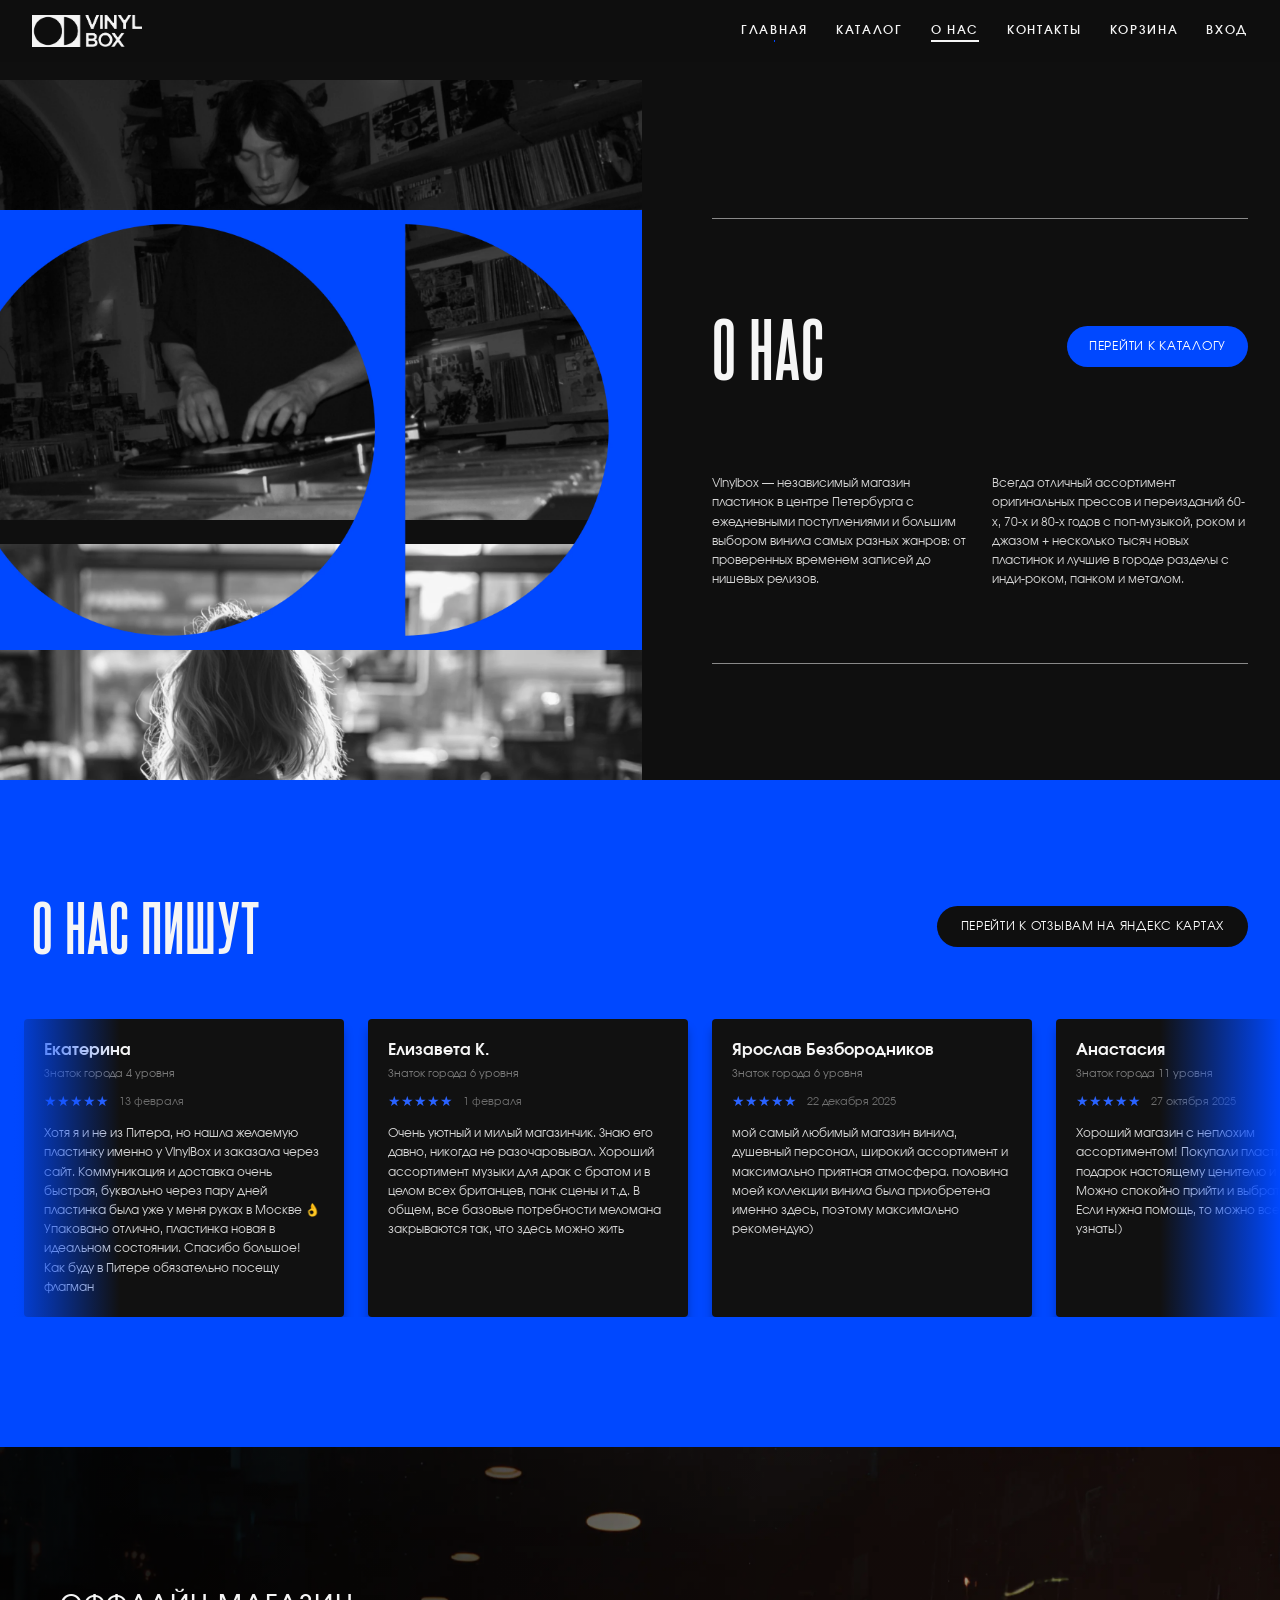
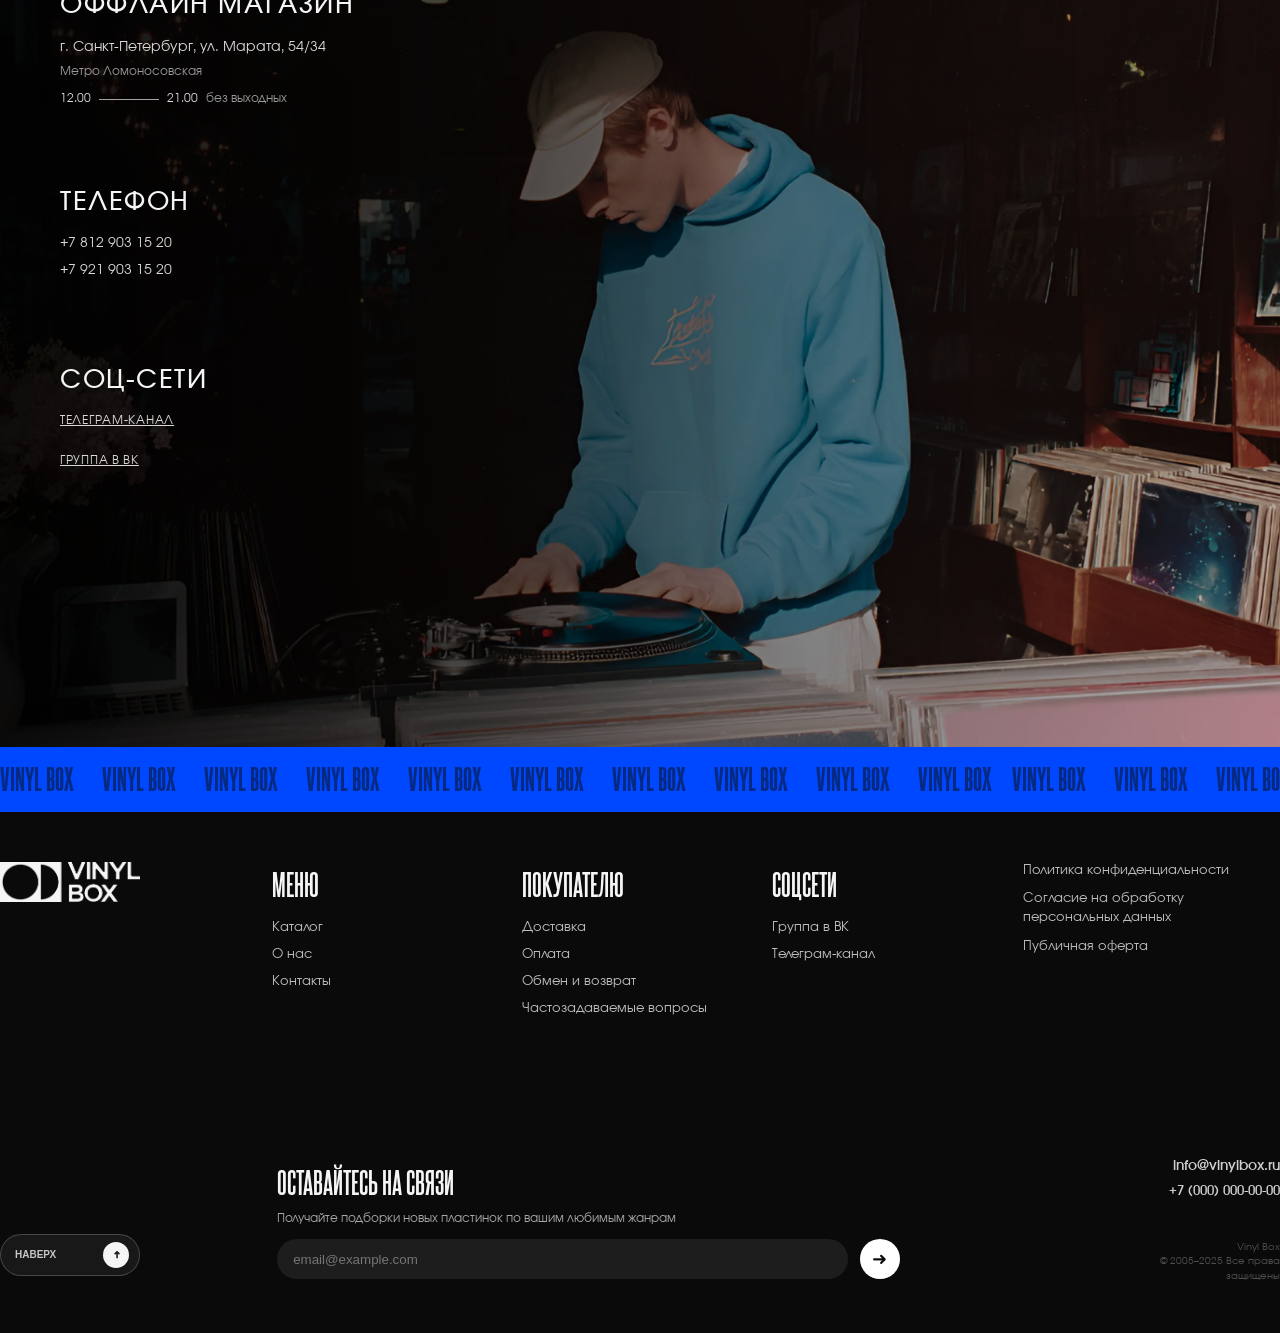
<file: about.html>
﻿<html lang="ru">
<head>
    <meta charset="UTF-8">
    <meta name="viewport" content="width=device-width, initial-scale=1.0">
    <title>О нас — VINYLBOX</title>
    <link rel="stylesheet" href="css/style.css">
</head>
<body class="about-page">
    <header class="site-header">
        <div class="container header-inner">
            <a class="logo" href="index.html">
                <img class="logo-image" src="images/logo_w.webp" alt="Vinyl Box">
            </a>
            <nav class="nav">
                <div class="nav-item"><a class="nav-link" href="index.html">ГЛАВНАЯ</a></div>
                <div class="nav-item"><a class="nav-link" href="catalog.html">КАТАЛОГ</a></div>
                <div class="nav-item"><a class="nav-link is-active" href="about.html">О НАС</a></div>
                <div class="nav-item"><a class="nav-link" href="contacts.html">КОНТАКТЫ</a></div>
                <div class="nav-item"><a class="nav-link" href="cart.html">КОРЗИНА</a></div>
                <div class="nav-item"><a class="nav-link" href="login.html">ВХОД</a></div>
            </nav>
        </div>
    </header>

    <main>
        <section class="about">
            <div class="container about__inner">
                <div class="about__media">
                    <div class="about__carousel">
                        <div class="about__track">
                            <img class="about__slide" src="images/about_us/1.webp" alt="О нас 1">
                            <img class="about__slide" src="images/about_us/2.webp" alt="О нас 2">
                            <img class="about__slide" src="images/about_us/3.webp" alt="О нас 3">
                            <img class="about__slide" src="images/about_us/4.webp" alt="О нас 4">
                            <img class="about__slide" src="images/about_us/5.webp" alt="О нас 5">
                            <img class="about__slide" src="images/about_us/1.webp" alt="" aria-hidden="true">
                            <img class="about__slide" src="images/about_us/2.webp" alt="" aria-hidden="true">
                        </div>
                        <img class="about__logo" src="images/about_us/logo4.webp" alt="Vinyl Box">
                    </div>
                </div>
                <div class="about__content">
                    <div class="about__rule"></div>
                    <div class="about__row">
                        <h1 class="about__title">О НАС</h1>
                        <a class="about__cta" href="catalog.html">ПЕРЕЙТИ К КАТАЛОГУ</a>
                    </div>
                    <div class="about__text-grid">
                        <div class="about__text">
                            Vinylbox — независимый магазин пластинок в центре Петербурга с ежедневными поступлениями и большим выбором винила самых разных жанров: от проверенных временем записей до нишевых релизов.
                        </div>
                        <div class="about__text">
                            Всегда отличный ассортимент оригинальных прессов и переизданий 60-х, 70-х и 80-х годов с поп-музыкой, роком и джазом + несколько тысяч новых пластинок и лучшие в городе разделы с инди-роком, панком и металом.
                        </div>
                    </div>
                    <div class="about__rule"></div>
                </div>
            </div>
        </section>

        <section class="reviews" aria-label="О нас пишут">
            <div class="container reviews__head">
                <div class="reviews__row">
                    <h2 class="reviews__title">О нас пишут</h2>
                    <a class="reviews__cta" href="#">Перейти к отзывам на Яндекс Картах</a>
                </div>
            </div>
            <div class="reviews__carousel">
                <div class="reviews__track">
                        <article class="reviews__card">
                            <div class="reviews__name">Екатерина</div>
                            <div class="reviews__meta">Знаток города 4 уровня</div>
                            <div class="reviews__rating">★★★★★ <span>13 февраля</span></div>
                            <p>Хотя я и не из Питера, но нашла желаемую пластинку именно у VinylBox и заказала через сайт. Коммуникация и доставка очень быстрая, буквально через пару дней пластинка была уже у меня руках в Москве 👌 Упаковано отлично, пластинка новая в идеальном состоянии. Спасибо большое! Как буду в Питере обязательно посещу флагман</p>
                        </article>
                        <article class="reviews__card">
                            <div class="reviews__name">Елизавета К.</div>
                            <div class="reviews__meta">Знаток города 6 уровня</div>
                            <div class="reviews__rating">★★★★★ <span>1 февраля</span></div>
                            <p>Очень уютный и милый магазинчик. Знаю его давно, никогда не разочаровывал. Хороший ассортимент музыки для драк с братом и в целом всех британцев, панк сцены и т.д. В общем, все базовые потребности меломана закрываются так, что здесь можно жить</p>
                        </article>
                        <article class="reviews__card">
                            <div class="reviews__name">Ярослав Безбородников</div>
                            <div class="reviews__meta">Знаток города 6 уровня</div>
                            <div class="reviews__rating">★★★★★ <span>22 декабря 2025</span></div>
                            <p>мой самый любимый магазин винила, душевный персонал, широкий ассортимент и максимально приятная атмосфера. половина моей коллекции винила была приобретена именно здесь, поэтому максимально рекомендую)</p>
                        </article>
                        <article class="reviews__card">
                            <div class="reviews__name">Анастасия</div>
                            <div class="reviews__meta">Знаток города 11 уровня</div>
                            <div class="reviews__rating">★★★★★ <span>27 октября 2025</span></div>
                            <p>Хороший магазин с неплохим ассортиментом! Покупали пластинки на подарок настоящему ценителю и меломану! Можно спокойно прийти и выбрать, что нужно. Если нужна помощь, то можно все спросить и узнать!)</p>
                        </article>
                        <article class="reviews__card">
                            <div class="reviews__name">Валерий Сергеевич</div>
                            <div class="reviews__meta">Знаток города 7 уровня</div>
                            <div class="reviews__rating">★★★★★ <span>11 декабря 2023</span></div>
                            <p>прекрасная мекка любителей музыкальной эклектики. Комфортный минималистичный дизайн интерьера, позволяет наиболее удобно найти то что нужно. Магазин поражает даже искушенных меломанов! Большой выбор джаза, классики, Русского рока, в самых различных изданиях. Рекомендую.</p>
                        </article>
                        <article class="reviews__card" aria-hidden="true">
                            <div class="reviews__name">Екатерина</div>
                            <div class="reviews__meta">Знаток города 4 уровня</div>
                            <div class="reviews__rating">★★★★★ <span>13 февраля</span></div>
                            <p>Хотя я и не из Питера, но нашла желаемую пластинку именно у VinylBox и заказала через сайт. Коммуникация и доставка очень быстрая, буквально через пару дней пластинка была уже у меня руках в Москве 👌 Упаковано отлично, пластинка новая в идеальном состоянии. Спасибо большое! Как буду в Питере обязательно посещу флагман</p>
                        </article>
                        <article class="reviews__card" aria-hidden="true">
                            <div class="reviews__name">Елизавета К.</div>
                            <div class="reviews__meta">Знаток города 6 уровня</div>
                            <div class="reviews__rating">★★★★★ <span>1 февраля</span></div>
                            <p>Очень уютный и милый магазинчик. Знаю его давно, никогда не разочаровывал. Хороший ассортимент музыки для драк с братом и в целом всех британцев, панк сцены и т.д. В общем, все базовые потребности меломана закрываются так, что здесь можно жить</p>
                        </article>
                        <article class="reviews__card" aria-hidden="true">
                            <div class="reviews__name">Ярослав Безбородников</div>
                            <div class="reviews__meta">Знаток города 6 уровня</div>
                            <div class="reviews__rating">★★★★★ <span>22 декабря 2025</span></div>
                            <p>мой самый любимый магазин винила, душевный персонал, широкий ассортимент и максимально приятная атмосфера. половина моей коллекции винила была приобретена именно здесь, поэтому максимально рекомендую)</p>
                        </article>
                        <article class="reviews__card" aria-hidden="true">
                            <div class="reviews__name">Анастасия</div>
                            <div class="reviews__meta">Знаток города 11 уровня</div>
                            <div class="reviews__rating">★★★★★ <span>27 октября 2025</span></div>
                            <p>Хороший магазин с неплохим ассортиментом! Покупали пластинки на подарок настоящему ценителю и меломану! Можно спокойно прийти и выбрать, что нужно. Если нужна помощь, то можно все спросить и узнать!)</p>
                        </article>
                        <article class="reviews__card" aria-hidden="true">
                            <div class="reviews__name">Валерий Сергеевич</div>
                            <div class="reviews__meta">Знаток города 7 уровня</div>
                            <div class="reviews__rating">★★★★★ <span>11 декабря 2023</span></div>
                            <p>прекрасная мекка любителей музыкальной эклектики. Комфортный минималистичный дизайн интерьера, позволяет наиболее удобно найти то что нужно. Магазин поражает даже искушенных меломанов! Большой выбор джаза, классики, Русского рока, в самых различных изданиях. Рекомендую.</p>
                        </article>
                </div>
            </div>
        </section>

        <section class="about-contacts" aria-label="Контактная информация">
            <div class="about-contacts__bg" aria-hidden="true"></div>
            <div class="container about-contacts__inner">
                <div class="about-contacts__block">
                    <h3>Оффлайн магазин</h3>
                    <p>г. Санкт-Петербург, ул. Марата, 54/34</p>
                    <span class="about-contacts__muted">Метро Ломоносовская</span>
                    <div class="about-contacts__time">
                        <span>12.00</span>
                        <span class="about-contacts__line"></span>
                        <span>21.00</span>
                        <span class="about-contacts__muted">без выходных</span>
                    </div>
                </div>
                <div class="about-contacts__block">
                    <h3>Телефон</h3>
                    <p>+7 812 903 15 20</p>
                    <p>+7 921 903 15 20</p>
                </div>
                <div class="about-contacts__block">
                    <h3>Соц-сети</h3>
                    <a href="#">Телеграм-канал</a>
                    <br></br>
                    <a href="#">Группа в ВК</a>
                </div>
            </div>
        </section>
    </main>

    <footer class="footer" aria-label="Подвал сайта">
        <div class="footer__ticker" aria-hidden="true">
            <div class="footer__ticker-track">
                <span>VINYL BOX</span><span>VINYL BOX</span><span>VINYL BOX</span><span>VINYL BOX</span><span>VINYL BOX</span><span>VINYL BOX</span><span>VINYL BOX</span><span>VINYL BOX</span><span>VINYL BOX</span><span>VINYL BOX</span>
            </div>
            <div class="footer__ticker-track" aria-hidden="true">
                <span>VINYL BOX</span><span>VINYL BOX</span><span>VINYL BOX</span><span>VINYL BOX</span><span>VINYL BOX</span><span>VINYL BOX</span><span>VINYL BOX</span><span>VINYL BOX</span><span>VINYL BOX</span><span>VINYL BOX</span>
            </div>
        </div>

        <div class="container footer__inner">
            <div class="footer__brand">
                <img src="images/logo_w.webp" alt="Vinyl Box">
            </div>

            <div class="footer__col">
                <h3>Меню</h3>
                <a href="catalog.html">Каталог</a>
                <a href="about.html">О нас</a>
                <a href="contacts.html">Контакты</a>
            </div>

            <div class="footer__col">
                <h3>Покупателю</h3>
                <a href="#">Доставка</a>
                <a href="#">Оплата</a>
                <a href="#">Обмен и возврат</a>
                <a href="#">Частозадаваемые вопросы</a>
            </div>

            <div class="footer__col">
                <h3>Соцсети</h3>
                <a href="#">Группа в ВК</a>
                <a href="#">Телеграм-канал</a>
            </div>

            <div class="footer__legal">
                <a href="#">Политика конфиденциальности</a>
                <a href="#">Согласие на обработку персональных данных</a>
                <a href="#">Публичная оферта</a>
            </div>
        </div>

        <div class="container footer__bottom">
            <button class="footer__to-top" type="button" aria-label="Наверх">Наверх <span>➜</span></button>
            <div class="footer__subscribe">
                <div class="footer__subscribe-title">Оставайтесь на связи</div>
                <div class="footer__subscribe-text">Получайте подборки новых пластинок по вашим любимым жанрам</div>
                <div class="footer__subscribe-form">
                    <input type="email" placeholder="email@example.com" aria-label="Email">
                    <button type="button" aria-label="Отправить">➜</button>
                </div>
            </div>
            <div class="footer__contacts">
                <div class="footer__email">info@vinylbox.ru</div>
                <div class="footer__phone">+7 (000) 000-00-00</div>
                <div class="footer__copy">Vinyl Box<br>© 2005–2025 Все права защищены</div>
            </div>
        </div>
    </footer>

    <script src="js/site.js"></script>
    <script>
        (function () {
            const btn = document.querySelector('.footer__to-top');
            if (!btn) return;
            btn.addEventListener('click', () => window.scrollTo({ top: 0, behavior: 'smooth' }));
        })();
    </script>
</body>
</html>
</file>
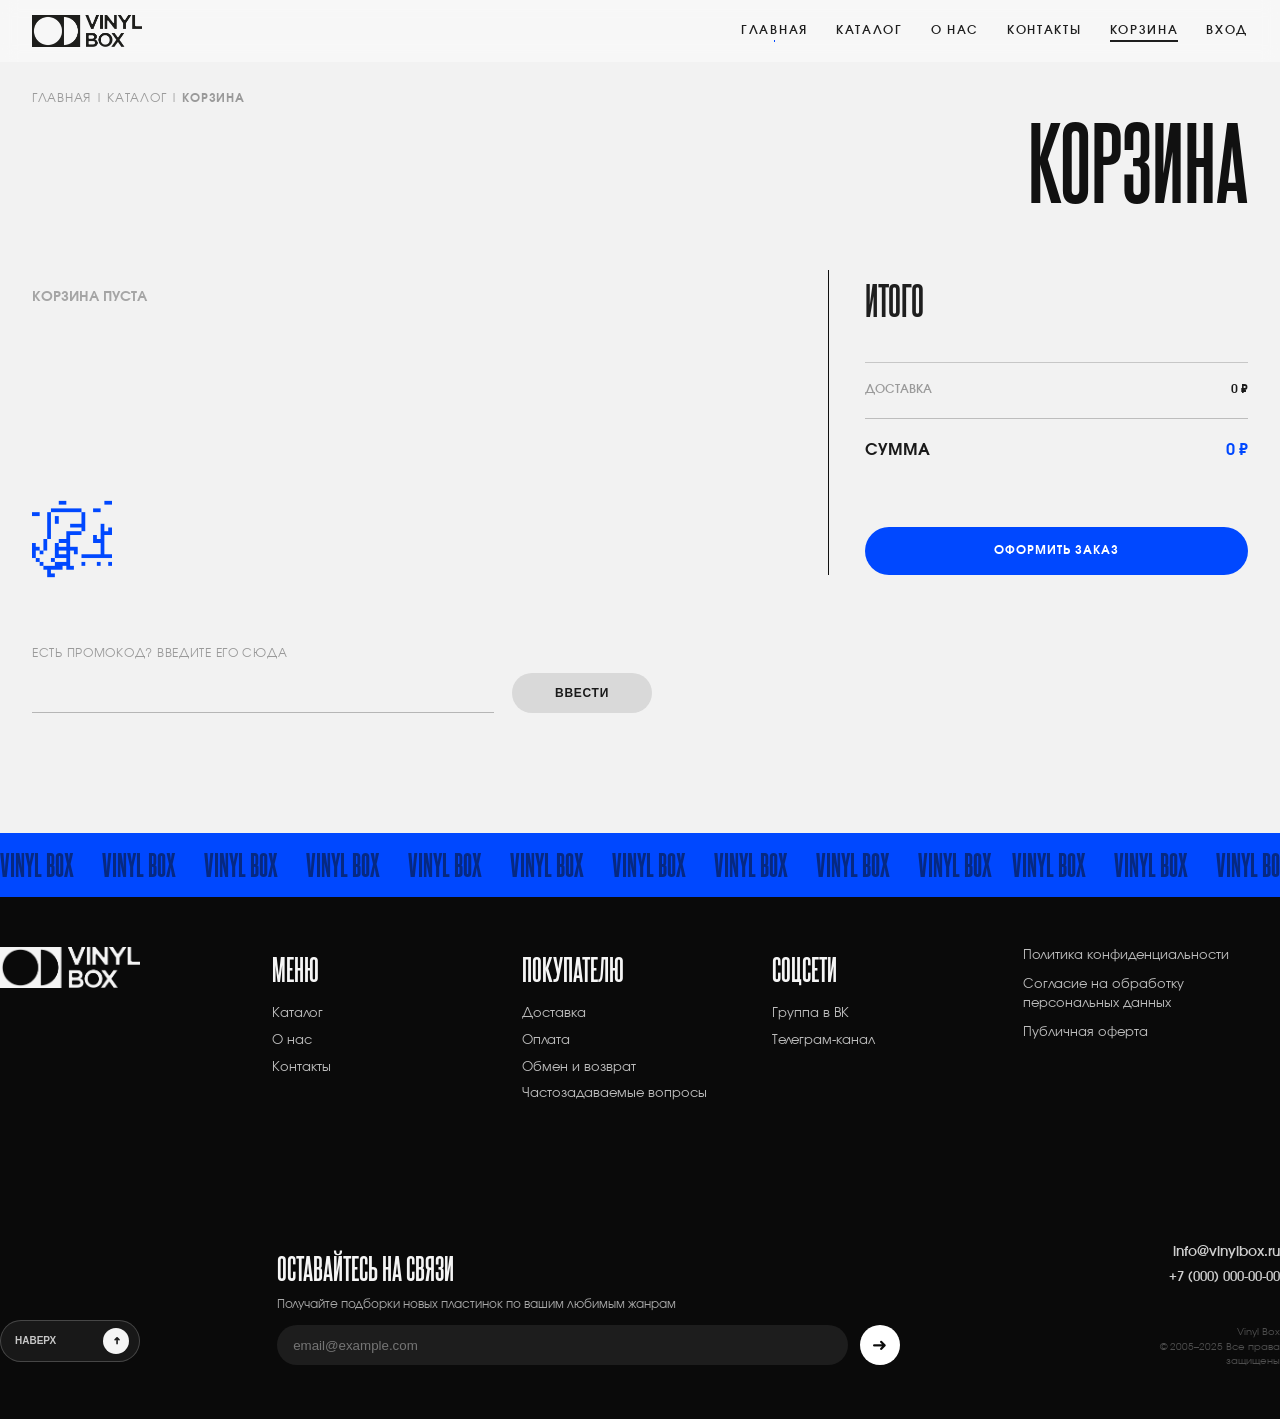
<file: cart.html>
<!DOCTYPE html>
<html lang="ru">
<head>
    <meta charset="UTF-8">
    <meta name="viewport" content="width=device-width, initial-scale=1.0">
    <title>Корзина — VINYLBOX</title>
    <link rel="stylesheet" href="css/style.css">
</head>
<body class="cart-page">
    <header class="site-header">
        <div class="container header-inner">
            <a class="logo" href="index.html">
                <img class="logo-image" src="images/logo1.webp" alt="Vinyl Box">
            </a>
            <nav class="nav">
                <div class="nav-item"><a class="nav-link" href="index.html">ГЛАВНАЯ</a></div>
                <div class="nav-item"><a class="nav-link" href="catalog.html">КАТАЛОГ</a></div>
                <div class="nav-item"><a class="nav-link" href="about.html">О НАС</a></div>
                <div class="nav-item"><a class="nav-link" href="contacts.html">КОНТАКТЫ</a></div>
                <div class="nav-item"><a class="nav-link is-active" href="cart.html">КОРЗИНА</a></div>
                <div class="nav-item"><a class="nav-link" href="login.html">ВХОД</a></div>
            </nav>
        </div>
    </header>

    <main>
        <section class="cart">
            <div class="container">
                <div class="cart__head">
                    <div class="cart__crumbs">Главная | Каталог | <strong>Корзина</strong></div>
                    <h1 class="cart__title">КОРЗИНА</h1>
                </div>

                <div class="cart__layout">
                    <div class="cart__list" data-cart-list></div>

                    <aside class="cart__summary">
                        <div class="cart__summary-title">ИТОГО</div>
                        <div class="cart__summary-lines" data-cart-summary-lines></div>
                        <div class="cart__summary-divider"></div>
                        <div class="cart__summary-row">
                            <div class="cart__summary-label">СУММА</div>
                            <div class="cart__summary-total" data-cart-total>0 ₽</div>
                        </div>
                        <a class="cart__checkout" href="checkout.html">ОФОРМИТЬ ЗАКАЗ</a>
                    </aside>
                </div>

                <div class="cart__promo">
                    <label class="cart__promo-label" for="promo">Есть промокод? Введите его сюда</label>
                    <div class="cart__promo-row">
                        <input id="promo" type="text" class="cart__promo-input" placeholder="">
                        <button class="cart__promo-btn" type="button">ВВЕСТИ</button>
                    </div>
                </div>
            </div>
        </section>
    </main>

    <footer class="footer" aria-label="Подвал сайта">
        <div class="footer__ticker" aria-hidden="true">
            <div class="footer__ticker-track">
                <span>VINYL BOX</span><span>VINYL BOX</span><span>VINYL BOX</span><span>VINYL BOX</span><span>VINYL BOX</span><span>VINYL BOX</span><span>VINYL BOX</span><span>VINYL BOX</span><span>VINYL BOX</span><span>VINYL BOX</span>
            </div>
            <div class="footer__ticker-track" aria-hidden="true">
                <span>VINYL BOX</span><span>VINYL BOX</span><span>VINYL BOX</span><span>VINYL BOX</span><span>VINYL BOX</span><span>VINYL BOX</span><span>VINYL BOX</span><span>VINYL BOX</span><span>VINYL BOX</span><span>VINYL BOX</span>
            </div>
        </div>

        <div class="container footer__inner">
            <div class="footer__brand">
                <img src="images/logo_w.webp" alt="Vinyl Box">
            </div>

            <div class="footer__col">
                <h3>Меню</h3>
                <a href="catalog.html">Каталог</a>
                <a href="about.html">О нас</a>
                <a href="contacts.html">Контакты</a>
            </div>

            <div class="footer__col">
                <h3>Покупателю</h3>
                <a href="#">Доставка</a>
                <a href="#">Оплата</a>
                <a href="#">Обмен и возврат</a>
                <a href="#">Частозадаваемые вопросы</a>
            </div>

            <div class="footer__col">
                <h3>Соцсети</h3>
                <a href="#">Группа в ВК</a>
                <a href="#">Телеграм-канал</a>
            </div>

            <div class="footer__legal">
                <a href="#">Политика конфиденциальности</a>
                <a href="#">Согласие на обработку персональных данных</a>
                <a href="#">Публичная оферта</a>
            </div>
        </div>

        <div class="container footer__bottom">
            <button class="footer__to-top" type="button" aria-label="Наверх">Наверх <span>➜</span></button>
            <div class="footer__subscribe">
                <div class="footer__subscribe-title">Оставайтесь на связи</div>
                <div class="footer__subscribe-text">Получайте подборки новых пластинок по вашим любимым жанрам</div>
                <div class="footer__subscribe-form">
                    <input type="email" placeholder="email@example.com" aria-label="Email">
                    <button type="button" aria-label="Отправить">➜</button>
                </div>
            </div>
            <div class="footer__contacts">
                <div class="footer__email">info@vinylbox.ru</div>
                <div class="footer__phone">+7 (000) 000-00-00</div>
                <div class="footer__copy">Vinyl Box<br>© 2005–2025 Все права защищены</div>
            </div>
        </div>
    </footer>

    <script src="js/site.js"></script>
    <script>
        (function () {
            const btn = document.querySelector('.footer__to-top');
            if (!btn) return;
            btn.addEventListener('click', () => window.scrollTo({ top: 0, behavior: 'smooth' }));
        })();

        (function () {
            const STORAGE_KEY = 'vinylbox_cart_v1';
            const listEl = document.querySelector('[data-cart-list]');
            const summaryLinesEl = document.querySelector('[data-cart-summary-lines]');
            const totalEl = document.querySelector('[data-cart-total]');

            if (!listEl || !summaryLinesEl || !totalEl) return;

            const formatPrice = (n) => `${Number(n || 0).toLocaleString('ru-RU')} ₽`;

            const getCart = () => {
                try {
                    const raw = localStorage.getItem(STORAGE_KEY);
                    const parsed = raw ? JSON.parse(raw) : null;
                    return Array.isArray(parsed) ? parsed : [];
                } catch {
                    return [];
                }
            };

            const setCart = (items) => {
                localStorage.setItem(STORAGE_KEY, JSON.stringify(items));
                window.dispatchEvent(new Event('vinylbox:cart-updated'));
                window.VINYLBOX?.updateCartBadge?.();
            };

            const trashIcon = `
                <svg width="25" height="31" viewBox="0 0 25 31" fill="none" aria-hidden="true" xmlns="http://www.w3.org/2000/svg">
                    <path fill-rule="evenodd" clip-rule="evenodd" d="M14.3792 0C16.1512 0.000201118 17.7241 1.13533 18.2845 2.81641L18.844 4.49121H20.4036C23.437 4.49134 25.1679 7.95503 23.3479 10.3818C22.5715 11.4174 22.1527 12.6773 22.1526 13.9717V23.5801C22.1526 27.5075 18.9677 30.6921 15.0403 30.6924H9.05204C5.12449 30.6923 1.94071 27.5076 1.94071 23.5801V13.9717C1.94063 12.6772 1.51911 11.4175 0.742467 10.3818C-1.07695 7.95522 0.654882 4.49184 3.68778 4.49121H5.24735L5.80692 2.81641C6.36731 1.13523 7.94009 7.17187e-05 9.71219 0H14.3792ZM9.05204 11.9775C8.43189 11.9775 7.92899 12.4804 7.92899 13.1006L7.92704 22.083C7.92704 22.7028 8.4304 23.2055 9.05008 23.2061C9.67024 23.2061 10.1731 22.7032 10.1731 22.083L10.1751 13.1006C10.1751 12.4807 9.67176 11.978 9.05204 11.9775ZM15.0403 11.9775C14.4203 11.9777 13.9173 12.4805 13.9173 13.1006L13.9163 22.083C13.9163 22.7029 14.4195 23.2057 15.0393 23.2061C15.6594 23.2059 16.1624 22.7031 16.1624 22.083L16.1634 13.1006C16.1634 12.4807 15.6601 11.9779 15.0403 11.9775ZM9.71219 2.24609C8.90687 2.24617 8.19163 2.76146 7.9368 3.52539L7.61454 4.49121H16.4759L16.1536 3.52539C15.8988 2.76156 15.1844 2.24629 14.3792 2.24609H9.71219Z" fill="currentColor"/>
                </svg>
            `;

            const compute = (cart) => {
                const delivery = 0;
                const itemsTotal = cart.reduce((sum, item) => sum + (Number(item.price) || 0) * (Number(item.qty) || 0), 0);
                const total = itemsTotal + delivery;
                return { delivery, itemsTotal, total };
            };

            const render = () => {
                const cart = getCart();
                listEl.innerHTML = '';

                if (!cart.length) {
                    listEl.innerHTML = `
                        <div class="cart__empty">
                            <div class="cart__empty-text">Корзина пуста</div>
                            <img class="cart__empty-img" src="images/cart/cart_empty_img.webp" alt="">
                        </div>
                    `;
                } else {
                    cart.forEach((item) => {
                        const row = document.createElement('article');
                        row.className = 'cart__item';
                        row.dataset.id = item.id;
                        row.innerHTML = `
                            <div class="cart__thumb" aria-hidden="true"></div>
                            <div class="cart__info">
                                <div class="cart__name">${item.name}</div>
                                <div class="cart__sub">${item.sub}</div>
                            </div>
                            <div class="cart__price">${formatPrice(item.price)}</div>
                            <div class="cart__qty-block">
                                <div class="cart__qty">
                                    <button class="cart__qty-btn" type="button" data-qty="-1" aria-label="Уменьшить">−</button>
                                    <div class="cart__qty-val">${Number(item.qty) || 1}</div>
                                    <button class="cart__qty-btn" type="button" data-qty="1" aria-label="Увеличить">+</button>
                                </div>
                                <button class="cart__remove" type="button" aria-label="Удалить" data-remove>${trashIcon}</button>
                            </div>
                        `;
                        listEl.appendChild(row);
                    });
                }

                summaryLinesEl.innerHTML = '';
                cart.forEach((item) => {
                    const line = document.createElement('div');
                    line.className = 'cart__sum-line';
                    line.innerHTML = `
                        <div class="cart__sum-name">${item.name}</div>
                        <div class="cart__sum-price">${formatPrice((Number(item.price) || 0) * (Number(item.qty) || 0))}</div>
                    `;
                    summaryLinesEl.appendChild(line);
                });

                const deliveryLine = document.createElement('div');
                deliveryLine.className = 'cart__sum-line';
                deliveryLine.innerHTML = `
                    <div class="cart__sum-name">ДОСТАВКА</div>
                    <div class="cart__sum-price">${formatPrice(0)}</div>
                `;
                summaryLinesEl.appendChild(deliveryLine);

                const { total } = compute(cart);
                totalEl.textContent = formatPrice(total);
            };

            render();

            listEl.addEventListener('click', (e) => {
                const removeBtn = e.target.closest('[data-remove]');
                const qtyBtn = e.target.closest('[data-qty]');
                const itemEl = e.target.closest('.cart__item');
                if (!itemEl) return;

                const id = itemEl.dataset.id;
                const cart = getCart();
                const idx = cart.findIndex(x => x.id === id);
                if (idx < 0) return;

                if (removeBtn) {
                    cart.splice(idx, 1);
                    setCart(cart);
                    render();
                    return;
                }

                if (qtyBtn) {
                    const delta = Number(qtyBtn.dataset.qty || 0);
                    const next = Math.max(1, (Number(cart[idx].qty) || 1) + delta);
                    cart[idx].qty = next;
                    setCart(cart);
                    render();
                }
            });
        })();
    </script>
</body>
</html>
</file>
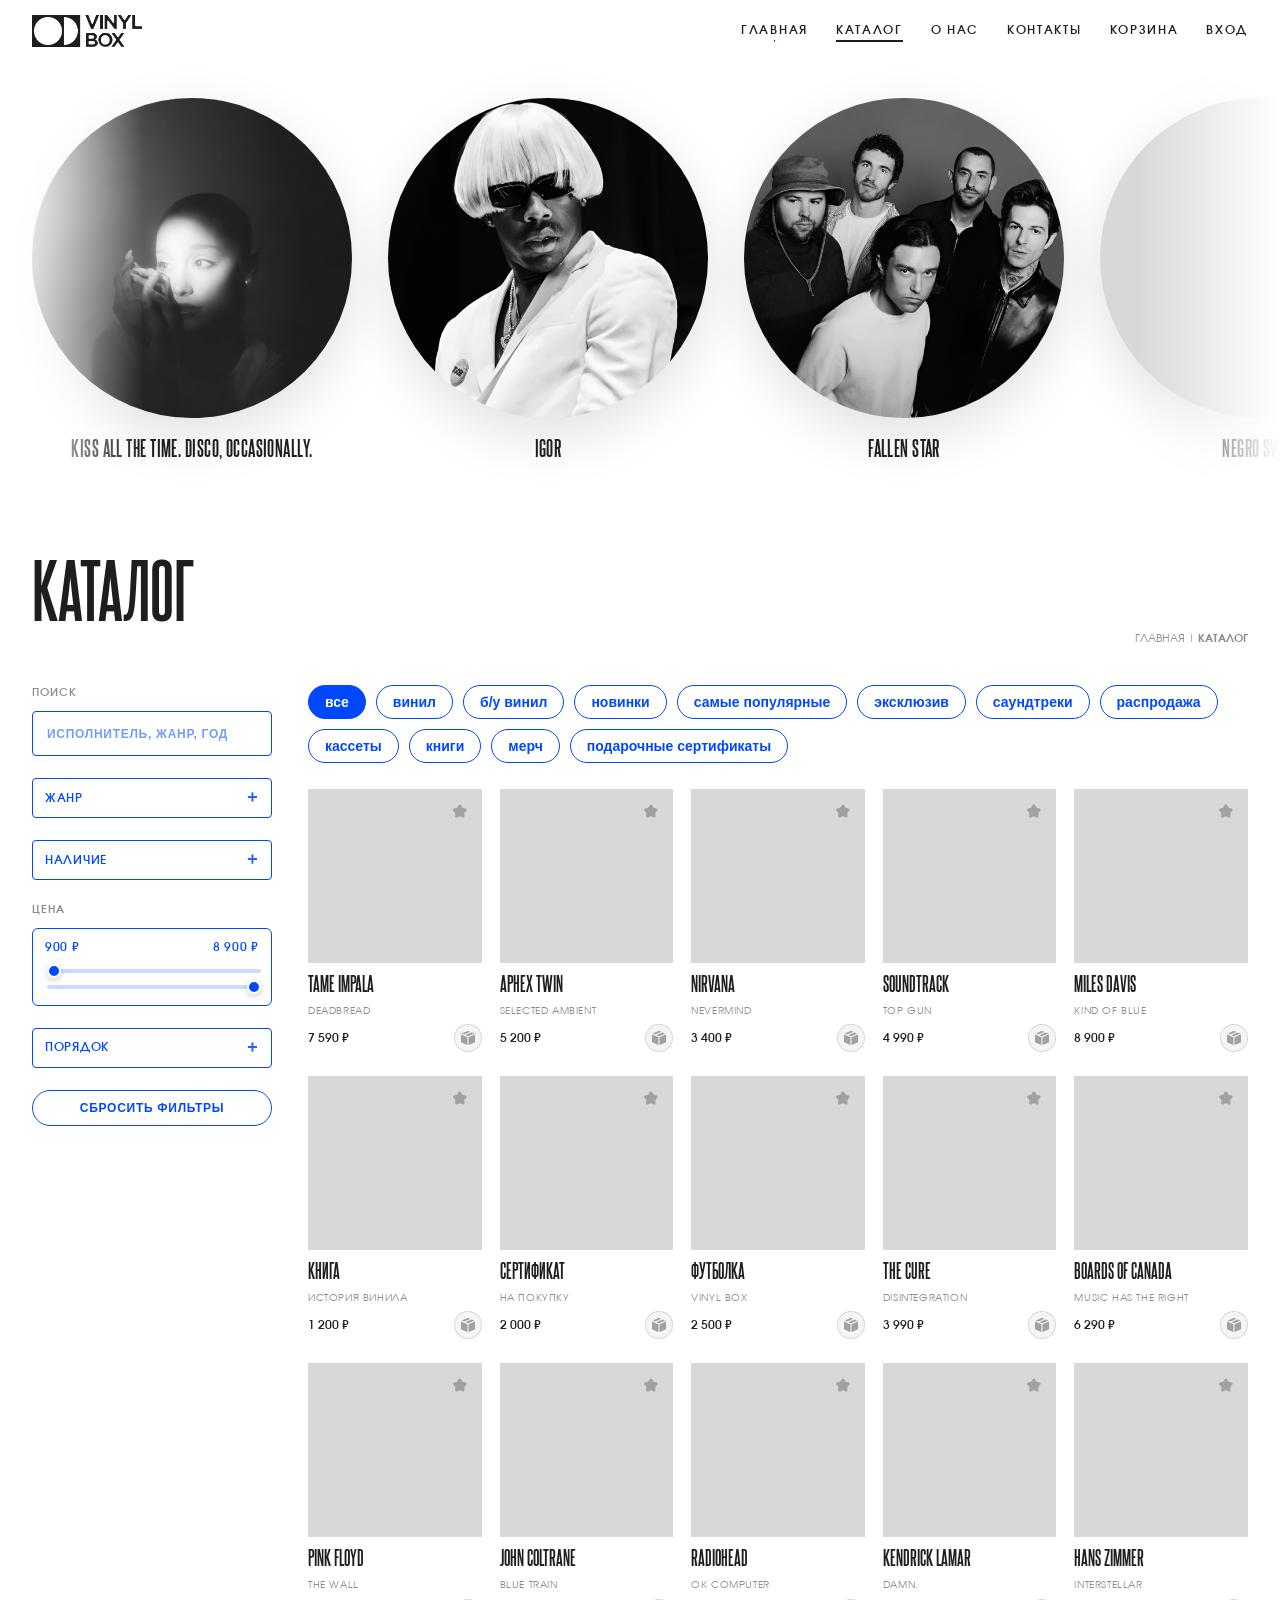
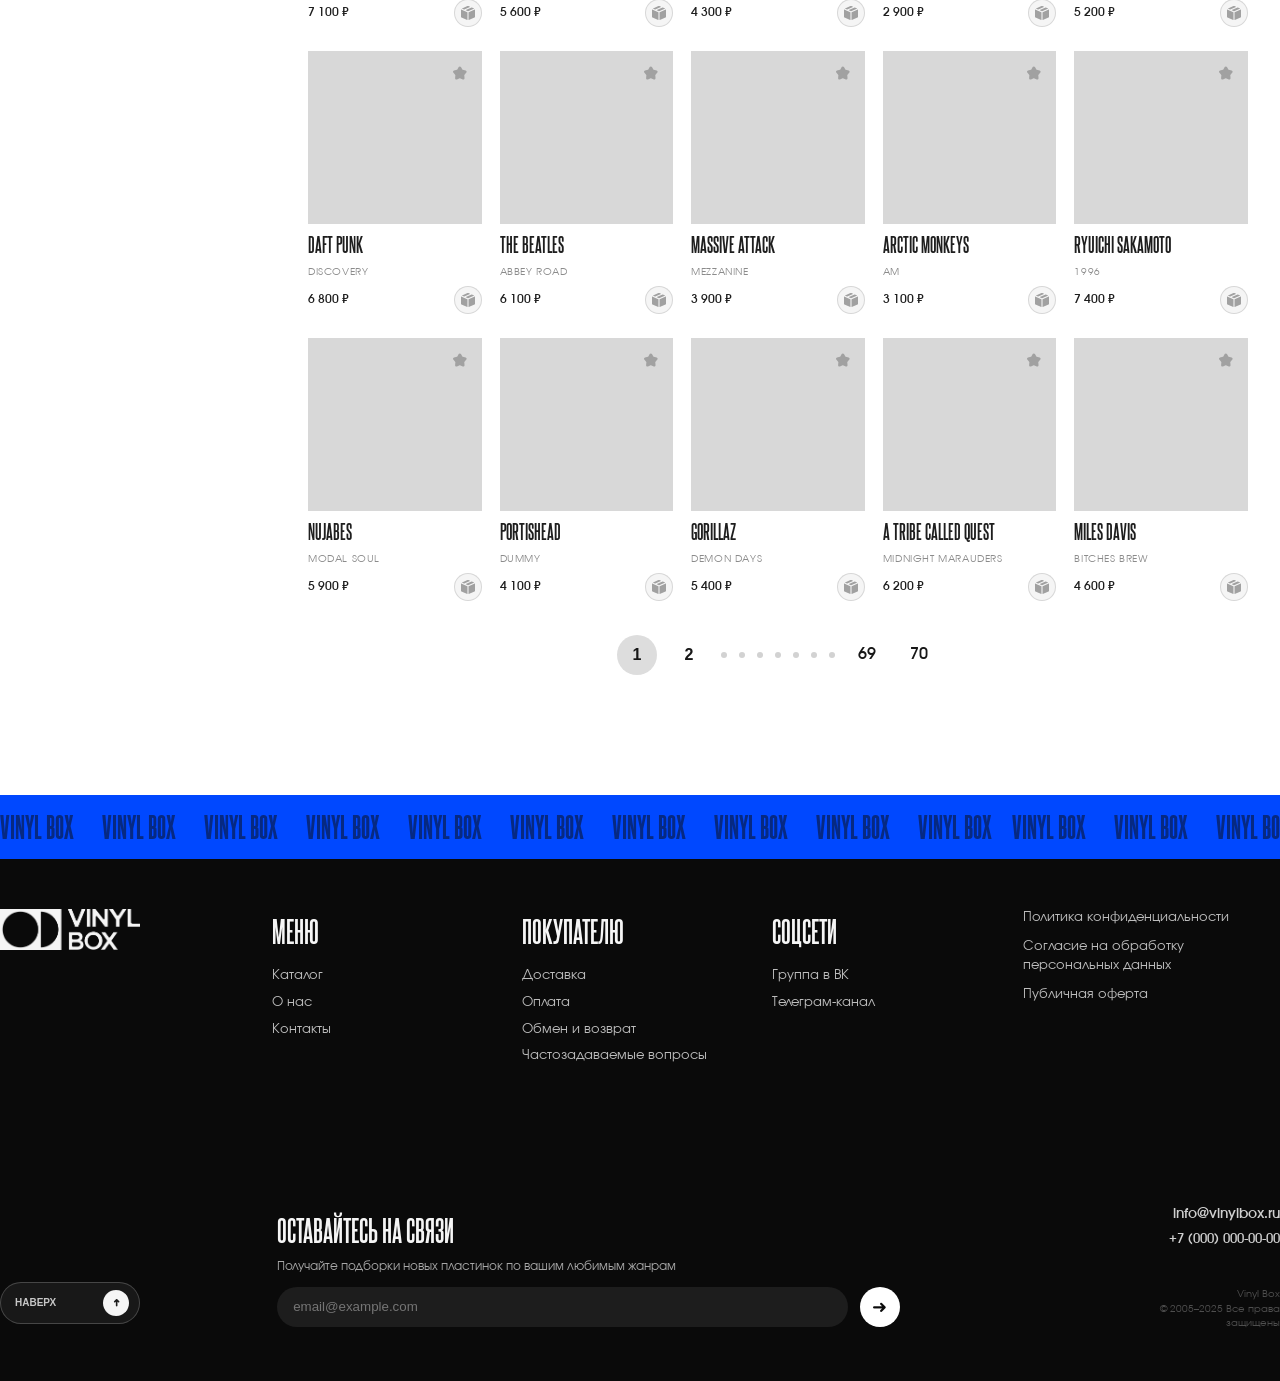
<file: catalog.html>
﻿<!DOCTYPE html>
<html lang="ru">
<head>
    <meta charset="UTF-8">
    <meta name="viewport" content="width=device-width, initial-scale=1.0">
    <title>Каталог — VINYLBOX</title>
    <link rel="stylesheet" href="css/style.css">
</head>
<body>
    <header class="site-header">
        <div class="container header-inner">
            <a class="logo" href="index.html">
                <img class="logo-image" src="images/logo1.webp" alt="Vinyl Box">
            </a>
            <nav class="nav">
                <div class="nav-item"><a class="nav-link" href="index.html">ГЛАВНАЯ</a></div>
                <div class="nav-item"><a class="nav-link is-active" href="catalog.html">КАТАЛОГ</a></div>
                <div class="nav-item"><a class="nav-link" href="about.html">О НАС</a></div>
                <div class="nav-item"><a class="nav-link" href="contacts.html">КОНТАКТЫ</a></div>
                <div class="nav-item"><a class="nav-link" href="cart.html">КОРЗИНА</a></div>
                <div class="nav-item"><a class="nav-link" href="login.html">ВХОД</a></div>
            </nav>
        </div>
    </header>

    <main>
        <section class="catalog-page">
            <div class="container">
                <div class="catalog-page__hero">
                    <div class="catalog-hero-carousel" aria-hidden="true">
                        <div class="catalog-hero-carousel__track" data-artist-track></div>
                    </div>

                    <h1 class="catalog-page__title">КАТАЛОГ</h1>
                    <div class="catalog-page__crumbs">Главная | <strong>Каталог</strong></div>
                </div>

                <div class="catalog-page__layout">
                    <aside class="catalog-page__sidebar">
                        <div class="catalog-page__group">
                            <div class="catalog-page__label">поиск</div>
                            <div class="catalog-page__search">
                                <input type="search" name="q" placeholder="Исполнитель, жанр, год" list="catalog-suggest">
                                <datalist id="catalog-suggest">
                                    <option value="Tame Impala"></option>
                                    <option value="Aphex Twin"></option>
                                    <option value="Nirvana"></option>
                                    <option value="Soundtrack"></option>
                                    <option value="1990-е"></option>
                                    <option value="Эксклюзив"></option>
                                </datalist>
                            </div>
                        </div>

                        <div class="catalog-page__group">
                            <details class="catalog-page__filter">
                                <summary>жанр</summary>
                                <div class="catalog-page__filter-options">
                                    <label><input type="checkbox" name="genre" value="rock"> рок</label>
                                    <label><input type="checkbox" name="genre" value="electronic"> электроника</label>
                                    <label><input type="checkbox" name="genre" value="jazz"> джаз</label>
                                    <label><input type="checkbox" name="genre" value="hiphop"> хип‑хоп</label>
                                    <label><input type="checkbox" name="genre" value="soundtrack"> саундтреки</label>
                                    <label><input type="checkbox" name="genre" value="classic"> классика</label>
                                </div>
                            </details>
                        </div>

                        <div class="catalog-page__group">
                            <details class="catalog-page__filter">
                                <summary>наличие</summary>
                                <div class="catalog-page__filter-options">
                                    <label><input type="checkbox" name="stock" value="in"> в наличии</label>
                                    <label><input type="checkbox" name="stock" value="order"> под заказ</label>
                                    <label><input type="checkbox" name="stock" value="soon"> скоро в продаже</label>
                                    <label><input type="checkbox" name="stock" value="sold"> распродано</label>
                                </div>
                            </details>
                        </div>

                        <div class="catalog-page__group">
                            <div class="catalog-page__label">цена</div>
                            <div class="catalog-page__range">
                                <div class="catalog-page__range-values">
                                    <span class="catalog-page__range-min">0 ₽</span>
                                    <span class="catalog-page__range-max">0 ₽</span>
                                </div>
                                <div class="catalog-page__range-sliders">
                                    <input class="catalog-page__range-input" type="range" name="price-min" min="0" max="10000" step="100" value="0">
                                    <input class="catalog-page__range-input" type="range" name="price-max" min="0" max="10000" step="100" value="10000">
                                </div>
                            </div>
                        </div>

                        <div class="catalog-page__group">
                            <details class="catalog-page__sort">
                                <summary>порядок</summary>
                                <div class="catalog-page__sort-options">
                                    <label><input type="radio" name="sort" value="default" checked> по умолчанию</label>
                                    <label><input type="radio" name="sort" value="price-asc"> по цене: дешевле</label>
                                    <label><input type="radio" name="sort" value="price-desc"> по цене: дороже</label>
                                    <label><input type="radio" name="sort" value="new"> по новизне</label>
                                    <label><input type="radio" name="sort" value="popular"> по популярности</label>
                                </div>
                            </details>
                        </div>

                        <div class="catalog-page__group">
                            <button class="catalog-page__reset" type="button">сбросить фильтры</button>
                        </div>
                    </aside>

                    <div class="catalog-page__content">
                        <div class="catalog-page__filters" data-filter-group>
                            <button class="catalog-page__chip is-active" data-filter="all">все</button>
                            <button class="catalog-page__chip" data-filter="vinyl">винил</button>
                            <button class="catalog-page__chip" data-filter="used">б/у винил</button>
                            <button class="catalog-page__chip" data-filter="new">новинки</button>
                            <button class="catalog-page__chip" data-filter="popular">самые популярные</button>
                            <button class="catalog-page__chip" data-filter="exclusive">эксклюзив</button>
                            <button class="catalog-page__chip" data-filter="soundtrack">саундтреки</button>
                            <button class="catalog-page__chip" data-filter="sale">распродажа</button>
                            <button class="catalog-page__chip" data-filter="cassette">кассеты</button>
                            <button class="catalog-page__chip" data-filter="books">книги</button>
                            <button class="catalog-page__chip" data-filter="merch">мерч</button>
                            <button class="catalog-page__chip" data-filter="gift">подарочные сертификаты</button>
                        </div>

                        <div class="catalog-page__grid" data-items>
                    <article class="catalog-page__card" data-cat="vinyl new popular" data-genre="electronic" data-stock="in" data-price="7590" data-pop="92" data-date="2024-11-10">
                        <div class="catalog-page__img"></div>
                        <button class="catalog-page__fav" type="button" aria-label="В избранное">
                            <svg class="catalog-page__icon" width="16" height="15" viewBox="0 0 16 15" fill="none" aria-hidden="true" xmlns="http://www.w3.org/2000/svg">
                                <path d="M6.52205 0.722098C7.10168 -0.2407 8.4981 -0.240699 9.07772 0.722098L10.8599 3.68304C10.9079 3.76273 10.9862 3.82013 11.0767 3.84124L14.4449 4.62054C15.5396 4.87433 15.9704 6.20245 15.234 7.0512L12.9683 9.66155C12.9075 9.73179 12.8774 9.82387 12.8853 9.91643L13.1842 13.3598C13.2813 14.4796 12.1518 15.3002 11.1168 14.8617L7.93416 13.5141C7.84842 13.4778 7.75133 13.4778 7.66561 13.5141L4.48397 14.8617C3.44899 15.3002 2.3194 14.4796 2.41659 13.3598L2.71541 9.91643C2.72333 9.82388 2.69321 9.73177 2.63241 9.66155L0.365805 7.0512C-0.37041 6.20237 0.0610823 4.87415 1.15584 4.62054L4.52303 3.84124C4.61377 3.8202 4.69277 3.76284 4.7408 3.68304L6.52205 0.722098Z" fill="currentColor"/>
                            </svg>
                        </button>
                        <div class="catalog-page__name">Tame Impala</div>
                        <div class="catalog-page__sub">Deadbread</div>
                        <div class="catalog-page__price-row">
                            <div class="catalog-page__price">7 590 ₽</div>
                            <button class="catalog-page__cart" type="button" aria-label="В корзину">
                                <svg class="catalog-page__icon" width="18" height="18" viewBox="0 0 18 18" fill="none" aria-hidden="true" xmlns="http://www.w3.org/2000/svg">
                                    <path d="M0 13.8313C0 14.2036 0.218464 14.5393 0.553846 14.6825L8.04638 17.881C8.17832 17.9373 8.3249 17.8405 8.3249 17.6971V8.11934C8.3249 8.03971 8.27766 7.96767 8.20463 7.93592L3.78823 6.01618L0.278523 4.51791C0.146581 4.46158 0 4.55839 0 4.70185V13.8313Z" fill="currentColor"/>
                                    <path d="M1.35353 3.11054C1.19156 3.17969 1.19156 3.40928 1.35353 3.47843L3.96405 4.59284C4.01521 4.61468 4.07314 4.61422 4.12395 4.59159L11.5309 1.29215C11.6904 1.22109 11.6886 0.994073 11.528 0.925514L9.69231 0.14186C9.24923 -0.0472867 8.75077 -0.0472865 8.30769 0.14186L1.35353 3.11054Z" fill="currentColor"/>
                                    <path d="M13.7589 1.87786C13.7077 1.85602 13.6498 1.85647 13.599 1.87911L6.1754 5.18598C6.01646 5.25678 6.01748 5.48273 6.17705 5.55209L8.91406 6.74183C8.96574 6.76429 9.02451 6.76391 9.07589 6.74078L16.4837 3.40584C16.6426 3.33431 16.6404 3.10794 16.4801 3.03953L13.7589 1.87786Z" fill="currentColor"/>
                                    <path d="M18 4.54335C18 4.3982 17.8502 4.30139 17.7179 4.36098L9.7928 7.92881C9.72104 7.96111 9.6749 8.03249 9.6749 8.11118V17.6972C9.6749 17.8406 9.82148 17.9374 9.95342 17.8811L17.4462 14.6825C17.7815 14.5393 18 14.2036 18 13.8313V4.54335Z" fill="currentColor"/>
                                </svg>
                            </button>
                        </div>
                    </article>
                    <article class="catalog-page__card" data-cat="vinyl used" data-genre="electronic" data-stock="sold" data-price="5200" data-pop="75" data-date="2021-05-12">
                        <div class="catalog-page__img"></div>
                        <button class="catalog-page__fav" type="button" aria-label="В избранное">
                            <svg class="catalog-page__icon" width="16" height="15" viewBox="0 0 16 15" fill="none" aria-hidden="true" xmlns="http://www.w3.org/2000/svg">
                                <path d="M6.52205 0.722098C7.10168 -0.2407 8.4981 -0.240699 9.07772 0.722098L10.8599 3.68304C10.9079 3.76273 10.9862 3.82013 11.0767 3.84124L14.4449 4.62054C15.5396 4.87433 15.9704 6.20245 15.234 7.0512L12.9683 9.66155C12.9075 9.73179 12.8774 9.82387 12.8853 9.91643L13.1842 13.3598C13.2813 14.4796 12.1518 15.3002 11.1168 14.8617L7.93416 13.5141C7.84842 13.4778 7.75133 13.4778 7.66561 13.5141L4.48397 14.8617C3.44899 15.3002 2.3194 14.4796 2.41659 13.3598L2.71541 9.91643C2.72333 9.82388 2.69321 9.73177 2.63241 9.66155L0.365805 7.0512C-0.37041 6.20237 0.0610823 4.87415 1.15584 4.62054L4.52303 3.84124C4.61377 3.8202 4.69277 3.76284 4.7408 3.68304L6.52205 0.722098Z" fill="currentColor"/>
                            </svg>
                        </button>
                        <div class="catalog-page__name">Aphex Twin</div>
                        <div class="catalog-page__sub">Selected Ambient</div>
                        <div class="catalog-page__price-row">
                            <div class="catalog-page__price">5 200 ₽</div>
                            <button class="catalog-page__cart" type="button" aria-label="В корзину">
                                <svg class="catalog-page__icon" width="18" height="18" viewBox="0 0 18 18" fill="none" aria-hidden="true" xmlns="http://www.w3.org/2000/svg">
                                    <path d="M0 13.8313C0 14.2036 0.218464 14.5393 0.553846 14.6825L8.04638 17.881C8.17832 17.9373 8.3249 17.8405 8.3249 17.6971V8.11934C8.3249 8.03971 8.27766 7.96767 8.20463 7.93592L3.78823 6.01618L0.278523 4.51791C0.146581 4.46158 0 4.55839 0 4.70185V13.8313Z" fill="currentColor"/>
                                    <path d="M1.35353 3.11054C1.19156 3.17969 1.19156 3.40928 1.35353 3.47843L3.96405 4.59284C4.01521 4.61468 4.07314 4.61422 4.12395 4.59159L11.5309 1.29215C11.6904 1.22109 11.6886 0.994073 11.528 0.925514L9.69231 0.14186C9.24923 -0.0472867 8.75077 -0.0472865 8.30769 0.14186L1.35353 3.11054Z" fill="currentColor"/>
                                    <path d="M13.7589 1.87786C13.7077 1.85602 13.6498 1.85647 13.599 1.87911L6.1754 5.18598C6.01646 5.25678 6.01748 5.48273 6.17705 5.55209L8.91406 6.74183C8.96574 6.76429 9.02451 6.76391 9.07589 6.74078L16.4837 3.40584C16.6426 3.33431 16.6404 3.10794 16.4801 3.03953L13.7589 1.87786Z" fill="currentColor"/>
                                    <path d="M18 4.54335C18 4.3982 17.8502 4.30139 17.7179 4.36098L9.7928 7.92881C9.72104 7.96111 9.6749 8.03249 9.6749 8.11118V17.6972C9.6749 17.8406 9.82148 17.9374 9.95342 17.8811L17.4462 14.6825C17.7815 14.5393 18 14.2036 18 13.8313V4.54335Z" fill="currentColor"/>
                                </svg>
                            </button>
                        </div>
                    </article>
                    <article class="catalog-page__card" data-cat="cassette popular" data-genre="rock" data-stock="in" data-price="3400" data-pop="98" data-date="2023-08-22">
                        <div class="catalog-page__img"></div>
                        <button class="catalog-page__fav" type="button" aria-label="В избранное">
                            <svg class="catalog-page__icon" width="16" height="15" viewBox="0 0 16 15" fill="none" aria-hidden="true" xmlns="http://www.w3.org/2000/svg">
                                <path d="M6.52205 0.722098C7.10168 -0.2407 8.4981 -0.240699 9.07772 0.722098L10.8599 3.68304C10.9079 3.76273 10.9862 3.82013 11.0767 3.84124L14.4449 4.62054C15.5396 4.87433 15.9704 6.20245 15.234 7.0512L12.9683 9.66155C12.9075 9.73179 12.8774 9.82387 12.8853 9.91643L13.1842 13.3598C13.2813 14.4796 12.1518 15.3002 11.1168 14.8617L7.93416 13.5141C7.84842 13.4778 7.75133 13.4778 7.66561 13.5141L4.48397 14.8617C3.44899 15.3002 2.3194 14.4796 2.41659 13.3598L2.71541 9.91643C2.72333 9.82388 2.69321 9.73177 2.63241 9.66155L0.365805 7.0512C-0.37041 6.20237 0.0610823 4.87415 1.15584 4.62054L4.52303 3.84124C4.61377 3.8202 4.69277 3.76284 4.7408 3.68304L6.52205 0.722098Z" fill="currentColor"/>
                            </svg>
                        </button>
                        <div class="catalog-page__name">Nirvana</div>
                        <div class="catalog-page__sub">Nevermind</div>
                        <div class="catalog-page__price-row">
                            <div class="catalog-page__price">3 400 ₽</div>
                            <button class="catalog-page__cart" type="button" aria-label="В корзину">
                                <svg class="catalog-page__icon" width="18" height="18" viewBox="0 0 18 18" fill="none" aria-hidden="true" xmlns="http://www.w3.org/2000/svg">
                                    <path d="M0 13.8313C0 14.2036 0.218464 14.5393 0.553846 14.6825L8.04638 17.881C8.17832 17.9373 8.3249 17.8405 8.3249 17.6971V8.11934C8.3249 8.03971 8.27766 7.96767 8.20463 7.93592L3.78823 6.01618L0.278523 4.51791C0.146581 4.46158 0 4.55839 0 4.70185V13.8313Z" fill="currentColor"/>
                                    <path d="M1.35353 3.11054C1.19156 3.17969 1.19156 3.40928 1.35353 3.47843L3.96405 4.59284C4.01521 4.61468 4.07314 4.61422 4.12395 4.59159L11.5309 1.29215C11.6904 1.22109 11.6886 0.994073 11.528 0.925514L9.69231 0.14186C9.24923 -0.0472867 8.75077 -0.0472865 8.30769 0.14186L1.35353 3.11054Z" fill="currentColor"/>
                                    <path d="M13.7589 1.87786C13.7077 1.85602 13.6498 1.85647 13.599 1.87911L6.1754 5.18598C6.01646 5.25678 6.01748 5.48273 6.17705 5.55209L8.91406 6.74183C8.96574 6.76429 9.02451 6.76391 9.07589 6.74078L16.4837 3.40584C16.6426 3.33431 16.6404 3.10794 16.4801 3.03953L13.7589 1.87786Z" fill="currentColor"/>
                                    <path d="M18 4.54335C18 4.3982 17.8502 4.30139 17.7179 4.36098L9.7928 7.92881C9.72104 7.96111 9.6749 8.03249 9.6749 8.11118V17.6972C9.6749 17.8406 9.82148 17.9374 9.95342 17.8811L17.4462 14.6825C17.7815 14.5393 18 14.2036 18 13.8313V4.54335Z" fill="currentColor"/>
                                </svg>
                            </button>
                        </div>
                    </article>
                    <article class="catalog-page__card" data-cat="soundtrack" data-genre="soundtrack" data-stock="order" data-price="4990" data-pop="61" data-date="2022-01-18">
                        <div class="catalog-page__img"></div>
                        <button class="catalog-page__fav" type="button" aria-label="В избранное">
                            <svg class="catalog-page__icon" width="16" height="15" viewBox="0 0 16 15" fill="none" aria-hidden="true" xmlns="http://www.w3.org/2000/svg">
                                <path d="M6.52205 0.722098C7.10168 -0.2407 8.4981 -0.240699 9.07772 0.722098L10.8599 3.68304C10.9079 3.76273 10.9862 3.82013 11.0767 3.84124L14.4449 4.62054C15.5396 4.87433 15.9704 6.20245 15.234 7.0512L12.9683 9.66155C12.9075 9.73179 12.8774 9.82387 12.8853 9.91643L13.1842 13.3598C13.2813 14.4796 12.1518 15.3002 11.1168 14.8617L7.93416 13.5141C7.84842 13.4778 7.75133 13.4778 7.66561 13.5141L4.48397 14.8617C3.44899 15.3002 2.3194 14.4796 2.41659 13.3598L2.71541 9.91643C2.72333 9.82388 2.69321 9.73177 2.63241 9.66155L0.365805 7.0512C-0.37041 6.20237 0.0610823 4.87415 1.15584 4.62054L4.52303 3.84124C4.61377 3.8202 4.69277 3.76284 4.7408 3.68304L6.52205 0.722098Z" fill="currentColor"/>
                            </svg>
                        </button>
                        <div class="catalog-page__name">Soundtrack</div>
                        <div class="catalog-page__sub">Top Gun</div>
                        <div class="catalog-page__price-row">
                            <div class="catalog-page__price">4 990 ₽</div>
                            <button class="catalog-page__cart" type="button" aria-label="В корзину">
                                <svg class="catalog-page__icon" width="18" height="18" viewBox="0 0 18 18" fill="none" aria-hidden="true" xmlns="http://www.w3.org/2000/svg">
                                    <path d="M0 13.8313C0 14.2036 0.218464 14.5393 0.553846 14.6825L8.04638 17.881C8.17832 17.9373 8.3249 17.8405 8.3249 17.6971V8.11934C8.3249 8.03971 8.27766 7.96767 8.20463 7.93592L3.78823 6.01618L0.278523 4.51791C0.146581 4.46158 0 4.55839 0 4.70185V13.8313Z" fill="currentColor"/>
                                    <path d="M1.35353 3.11054C1.19156 3.17969 1.19156 3.40928 1.35353 3.47843L3.96405 4.59284C4.01521 4.61468 4.07314 4.61422 4.12395 4.59159L11.5309 1.29215C11.6904 1.22109 11.6886 0.994073 11.528 0.925514L9.69231 0.14186C9.24923 -0.0472867 8.75077 -0.0472865 8.30769 0.14186L1.35353 3.11054Z" fill="currentColor"/>
                                    <path d="M13.7589 1.87786C13.7077 1.85602 13.6498 1.85647 13.599 1.87911L6.1754 5.18598C6.01646 5.25678 6.01748 5.48273 6.17705 5.55209L8.91406 6.74183C8.96574 6.76429 9.02451 6.76391 9.07589 6.74078L16.4837 3.40584C16.6426 3.33431 16.6404 3.10794 16.4801 3.03953L13.7589 1.87786Z" fill="currentColor"/>
                                    <path d="M18 4.54335C18 4.3982 17.8502 4.30139 17.7179 4.36098L9.7928 7.92881C9.72104 7.96111 9.6749 8.03249 9.6749 8.11118V17.6972C9.6749 17.8406 9.82148 17.9374 9.95342 17.8811L17.4462 14.6825C17.7815 14.5393 18 14.2036 18 13.8313V4.54335Z" fill="currentColor"/>
                                </svg>
                            </button>
                        </div>
                    </article>
                    <article class="catalog-page__card" data-cat="exclusive" data-genre="jazz" data-stock="in" data-price="8900" data-pop="83" data-date="2024-02-04">
                        <div class="catalog-page__img"></div>
                        <button class="catalog-page__fav" type="button" aria-label="В избранное">
                            <svg class="catalog-page__icon" width="16" height="15" viewBox="0 0 16 15" fill="none" aria-hidden="true" xmlns="http://www.w3.org/2000/svg">
                                <path d="M6.52205 0.722098C7.10168 -0.2407 8.4981 -0.240699 9.07772 0.722098L10.8599 3.68304C10.9079 3.76273 10.9862 3.82013 11.0767 3.84124L14.4449 4.62054C15.5396 4.87433 15.9704 6.20245 15.234 7.0512L12.9683 9.66155C12.9075 9.73179 12.8774 9.82387 12.8853 9.91643L13.1842 13.3598C13.2813 14.4796 12.1518 15.3002 11.1168 14.8617L7.93416 13.5141C7.84842 13.4778 7.75133 13.4778 7.66561 13.5141L4.48397 14.8617C3.44899 15.3002 2.3194 14.4796 2.41659 13.3598L2.71541 9.91643C2.72333 9.82388 2.69321 9.73177 2.63241 9.66155L0.365805 7.0512C-0.37041 6.20237 0.0610823 4.87415 1.15584 4.62054L4.52303 3.84124C4.61377 3.8202 4.69277 3.76284 4.7408 3.68304L6.52205 0.722098Z" fill="currentColor"/>
                            </svg>
                        </button>
                        <div class="catalog-page__name">Miles Davis</div>
                        <div class="catalog-page__sub">Kind of Blue</div>
                        <div class="catalog-page__price-row">
                            <div class="catalog-page__price">8 900 ₽</div>
                            <button class="catalog-page__cart" type="button" aria-label="В корзину">
                                <svg class="catalog-page__icon" width="18" height="18" viewBox="0 0 18 18" fill="none" aria-hidden="true" xmlns="http://www.w3.org/2000/svg">
                                    <path d="M0 13.8313C0 14.2036 0.218464 14.5393 0.553846 14.6825L8.04638 17.881C8.17832 17.9373 8.3249 17.8405 8.3249 17.6971V8.11934C8.3249 8.03971 8.27766 7.96767 8.20463 7.93592L3.78823 6.01618L0.278523 4.51791C0.146581 4.46158 0 4.55839 0 4.70185V13.8313Z" fill="currentColor"/>
                                    <path d="M1.35353 3.11054C1.19156 3.17969 1.19156 3.40928 1.35353 3.47843L3.96405 4.59284C4.01521 4.61468 4.07314 4.61422 4.12395 4.59159L11.5309 1.29215C11.6904 1.22109 11.6886 0.994073 11.528 0.925514L9.69231 0.14186C9.24923 -0.0472867 8.75077 -0.0472865 8.30769 0.14186L1.35353 3.11054Z" fill="currentColor"/>
                                    <path d="M13.7589 1.87786C13.7077 1.85602 13.6498 1.85647 13.599 1.87911L6.1754 5.18598C6.01646 5.25678 6.01748 5.48273 6.17705 5.55209L8.91406 6.74183C8.96574 6.76429 9.02451 6.76391 9.07589 6.74078L16.4837 3.40584C16.6426 3.33431 16.6404 3.10794 16.4801 3.03953L13.7589 1.87786Z" fill="currentColor"/>
                                    <path d="M18 4.54335C18 4.3982 17.8502 4.30139 17.7179 4.36098L9.7928 7.92881C9.72104 7.96111 9.6749 8.03249 9.6749 8.11118V17.6972C9.6749 17.8406 9.82148 17.9374 9.95342 17.8811L17.4462 14.6825C17.7815 14.5393 18 14.2036 18 13.8313V4.54335Z" fill="currentColor"/>
                                </svg>
                            </button>
                        </div>
                    </article>
                    <article class="catalog-page__card" data-cat="books" data-genre="classic" data-stock="in" data-price="1200" data-pop="44" data-date="2020-09-30">
                        <div class="catalog-page__img"></div>
                        <button class="catalog-page__fav" type="button" aria-label="В избранное">
                            <svg class="catalog-page__icon" width="16" height="15" viewBox="0 0 16 15" fill="none" aria-hidden="true" xmlns="http://www.w3.org/2000/svg">
                                <path d="M6.52205 0.722098C7.10168 -0.2407 8.4981 -0.240699 9.07772 0.722098L10.8599 3.68304C10.9079 3.76273 10.9862 3.82013 11.0767 3.84124L14.4449 4.62054C15.5396 4.87433 15.9704 6.20245 15.234 7.0512L12.9683 9.66155C12.9075 9.73179 12.8774 9.82387 12.8853 9.91643L13.1842 13.3598C13.2813 14.4796 12.1518 15.3002 11.1168 14.8617L7.93416 13.5141C7.84842 13.4778 7.75133 13.4778 7.66561 13.5141L4.48397 14.8617C3.44899 15.3002 2.3194 14.4796 2.41659 13.3598L2.71541 9.91643C2.72333 9.82388 2.69321 9.73177 2.63241 9.66155L0.365805 7.0512C-0.37041 6.20237 0.0610823 4.87415 1.15584 4.62054L4.52303 3.84124C4.61377 3.8202 4.69277 3.76284 4.7408 3.68304L6.52205 0.722098Z" fill="currentColor"/>
                            </svg>
                        </button>
                        <div class="catalog-page__name">Книга</div>
                        <div class="catalog-page__sub">История винила</div>
                        <div class="catalog-page__price-row">
                            <div class="catalog-page__price">1 200 ₽</div>
                            <button class="catalog-page__cart" type="button" aria-label="В корзину">
                                <svg class="catalog-page__icon" width="18" height="18" viewBox="0 0 18 18" fill="none" aria-hidden="true" xmlns="http://www.w3.org/2000/svg">
                                    <path d="M0 13.8313C0 14.2036 0.218464 14.5393 0.553846 14.6825L8.04638 17.881C8.17832 17.9373 8.3249 17.8405 8.3249 17.6971V8.11934C8.3249 8.03971 8.27766 7.96767 8.20463 7.93592L3.78823 6.01618L0.278523 4.51791C0.146581 4.46158 0 4.55839 0 4.70185V13.8313Z" fill="currentColor"/>
                                    <path d="M1.35353 3.11054C1.19156 3.17969 1.19156 3.40928 1.35353 3.47843L3.96405 4.59284C4.01521 4.61468 4.07314 4.61422 4.12395 4.59159L11.5309 1.29215C11.6904 1.22109 11.6886 0.994073 11.528 0.925514L9.69231 0.14186C9.24923 -0.0472867 8.75077 -0.0472865 8.30769 0.14186L1.35353 3.11054Z" fill="currentColor"/>
                                    <path d="M13.7589 1.87786C13.7077 1.85602 13.6498 1.85647 13.599 1.87911L6.1754 5.18598C6.01646 5.25678 6.01748 5.48273 6.17705 5.55209L8.91406 6.74183C8.96574 6.76429 9.02451 6.76391 9.07589 6.74078L16.4837 3.40584C16.6426 3.33431 16.6404 3.10794 16.4801 3.03953L13.7589 1.87786Z" fill="currentColor"/>
                                    <path d="M18 4.54335C18 4.3982 17.8502 4.30139 17.7179 4.36098L9.7928 7.92881C9.72104 7.96111 9.6749 8.03249 9.6749 8.11118V17.6972C9.6749 17.8406 9.82148 17.9374 9.95342 17.8811L17.4462 14.6825C17.7815 14.5393 18 14.2036 18 13.8313V4.54335Z" fill="currentColor"/>
                                </svg>
                            </button>
                        </div>
                    </article>
                    <article class="catalog-page__card" data-cat="gift" data-genre="classic" data-stock="in" data-price="2000" data-pop="58" data-date="2023-12-01">
                        <div class="catalog-page__img"></div>
                        <button class="catalog-page__fav" type="button" aria-label="В избранное">
                            <svg class="catalog-page__icon" width="16" height="15" viewBox="0 0 16 15" fill="none" aria-hidden="true" xmlns="http://www.w3.org/2000/svg">
                                <path d="M6.52205 0.722098C7.10168 -0.2407 8.4981 -0.240699 9.07772 0.722098L10.8599 3.68304C10.9079 3.76273 10.9862 3.82013 11.0767 3.84124L14.4449 4.62054C15.5396 4.87433 15.9704 6.20245 15.234 7.0512L12.9683 9.66155C12.9075 9.73179 12.8774 9.82387 12.8853 9.91643L13.1842 13.3598C13.2813 14.4796 12.1518 15.3002 11.1168 14.8617L7.93416 13.5141C7.84842 13.4778 7.75133 13.4778 7.66561 13.5141L4.48397 14.8617C3.44899 15.3002 2.3194 14.4796 2.41659 13.3598L2.71541 9.91643C2.72333 9.82388 2.69321 9.73177 2.63241 9.66155L0.365805 7.0512C-0.37041 6.20237 0.0610823 4.87415 1.15584 4.62054L4.52303 3.84124C4.61377 3.8202 4.69277 3.76284 4.7408 3.68304L6.52205 0.722098Z" fill="currentColor"/>
                            </svg>
                        </button>
                        <div class="catalog-page__name">Сертификат</div>
                        <div class="catalog-page__sub">На покупку</div>
                        <div class="catalog-page__price-row">
                            <div class="catalog-page__price">2 000 ₽</div>
                            <button class="catalog-page__cart" type="button" aria-label="В корзину">
                                <svg class="catalog-page__icon" width="18" height="18" viewBox="0 0 18 18" fill="none" aria-hidden="true" xmlns="http://www.w3.org/2000/svg">
                                    <path d="M0 13.8313C0 14.2036 0.218464 14.5393 0.553846 14.6825L8.04638 17.881C8.17832 17.9373 8.3249 17.8405 8.3249 17.6971V8.11934C8.3249 8.03971 8.27766 7.96767 8.20463 7.93592L3.78823 6.01618L0.278523 4.51791C0.146581 4.46158 0 4.55839 0 4.70185V13.8313Z" fill="currentColor"/>
                                    <path d="M1.35353 3.11054C1.19156 3.17969 1.19156 3.40928 1.35353 3.47843L3.96405 4.59284C4.01521 4.61468 4.07314 4.61422 4.12395 4.59159L11.5309 1.29215C11.6904 1.22109 11.6886 0.994073 11.528 0.925514L9.69231 0.14186C9.24923 -0.0472867 8.75077 -0.0472865 8.30769 0.14186L1.35353 3.11054Z" fill="currentColor"/>
                                    <path d="M13.7589 1.87786C13.7077 1.85602 13.6498 1.85647 13.599 1.87911L6.1754 5.18598C6.01646 5.25678 6.01748 5.48273 6.17705 5.55209L8.91406 6.74183C8.96574 6.76429 9.02451 6.76391 9.07589 6.74078L16.4837 3.40584C16.6426 3.33431 16.6404 3.10794 16.4801 3.03953L13.7589 1.87786Z" fill="currentColor"/>
                                    <path d="M18 4.54335C18 4.3982 17.8502 4.30139 17.7179 4.36098L9.7928 7.92881C9.72104 7.96111 9.6749 8.03249 9.6749 8.11118V17.6972C9.6749 17.8406 9.82148 17.9374 9.95342 17.8811L17.4462 14.6825C17.7815 14.5393 18 14.2036 18 13.8313V4.54335Z" fill="currentColor"/>
                                </svg>
                            </button>
                        </div>
                    </article>
                    <article class="catalog-page__card" data-cat="merch" data-genre="rock" data-stock="soon" data-price="2500" data-pop="69" data-date="2022-06-15">
                        <div class="catalog-page__img"></div>
                        <button class="catalog-page__fav" type="button" aria-label="В избранное">
                            <svg class="catalog-page__icon" width="16" height="15" viewBox="0 0 16 15" fill="none" aria-hidden="true" xmlns="http://www.w3.org/2000/svg">
                                <path d="M6.52205 0.722098C7.10168 -0.2407 8.4981 -0.240699 9.07772 0.722098L10.8599 3.68304C10.9079 3.76273 10.9862 3.82013 11.0767 3.84124L14.4449 4.62054C15.5396 4.87433 15.9704 6.20245 15.234 7.0512L12.9683 9.66155C12.9075 9.73179 12.8774 9.82387 12.8853 9.91643L13.1842 13.3598C13.2813 14.4796 12.1518 15.3002 11.1168 14.8617L7.93416 13.5141C7.84842 13.4778 7.75133 13.4778 7.66561 13.5141L4.48397 14.8617C3.44899 15.3002 2.3194 14.4796 2.41659 13.3598L2.71541 9.91643C2.72333 9.82388 2.69321 9.73177 2.63241 9.66155L0.365805 7.0512C-0.37041 6.20237 0.0610823 4.87415 1.15584 4.62054L4.52303 3.84124C4.61377 3.8202 4.69277 3.76284 4.7408 3.68304L6.52205 0.722098Z" fill="currentColor"/>
                            </svg>
                        </button>
                        <div class="catalog-page__name">Футболка</div>
                        <div class="catalog-page__sub">Vinyl Box</div>
                        <div class="catalog-page__price-row">
                            <div class="catalog-page__price">2 500 ₽</div>
                            <button class="catalog-page__cart" type="button" aria-label="В корзину">
                                <svg class="catalog-page__icon" width="18" height="18" viewBox="0 0 18 18" fill="none" aria-hidden="true" xmlns="http://www.w3.org/2000/svg">
                                    <path d="M0 13.8313C0 14.2036 0.218464 14.5393 0.553846 14.6825L8.04638 17.881C8.17832 17.9373 8.3249 17.8405 8.3249 17.6971V8.11934C8.3249 8.03971 8.27766 7.96767 8.20463 7.93592L3.78823 6.01618L0.278523 4.51791C0.146581 4.46158 0 4.55839 0 4.70185V13.8313Z" fill="currentColor"/>
                                    <path d="M1.35353 3.11054C1.19156 3.17969 1.19156 3.40928 1.35353 3.47843L3.96405 4.59284C4.01521 4.61468 4.07314 4.61422 4.12395 4.59159L11.5309 1.29215C11.6904 1.22109 11.6886 0.994073 11.528 0.925514L9.69231 0.14186C9.24923 -0.0472867 8.75077 -0.0472865 8.30769 0.14186L1.35353 3.11054Z" fill="currentColor"/>
                                    <path d="M13.7589 1.87786C13.7077 1.85602 13.6498 1.85647 13.599 1.87911L6.1754 5.18598C6.01646 5.25678 6.01748 5.48273 6.17705 5.55209L8.91406 6.74183C8.96574 6.76429 9.02451 6.76391 9.07589 6.74078L16.4837 3.40584C16.6426 3.33431 16.6404 3.10794 16.4801 3.03953L13.7589 1.87786Z" fill="currentColor"/>
                                    <path d="M18 4.54335C18 4.3982 17.8502 4.30139 17.7179 4.36098L9.7928 7.92881C9.72104 7.96111 9.6749 8.03249 9.6749 8.11118V17.6972C9.6749 17.8406 9.82148 17.9374 9.95342 17.8811L17.4462 14.6825C17.7815 14.5393 18 14.2036 18 13.8313V4.54335Z" fill="currentColor"/>
                                </svg>
                            </button>
                        </div>
                    </article>
                    <article class="catalog-page__card" data-cat="sale" data-genre="rock" data-stock="in" data-price="3990" data-pop="80" data-date="2019-03-10">
                        <div class="catalog-page__img"></div>
                        <button class="catalog-page__fav" type="button" aria-label="В избранное">
                            <svg class="catalog-page__icon" width="16" height="15" viewBox="0 0 16 15" fill="none" aria-hidden="true" xmlns="http://www.w3.org/2000/svg">
                                <path d="M6.52205 0.722098C7.10168 -0.2407 8.4981 -0.240699 9.07772 0.722098L10.8599 3.68304C10.9079 3.76273 10.9862 3.82013 11.0767 3.84124L14.4449 4.62054C15.5396 4.87433 15.9704 6.20245 15.234 7.0512L12.9683 9.66155C12.9075 9.73179 12.8774 9.82387 12.8853 9.91643L13.1842 13.3598C13.2813 14.4796 12.1518 15.3002 11.1168 14.8617L7.93416 13.5141C7.84842 13.4778 7.75133 13.4778 7.66561 13.5141L4.48397 14.8617C3.44899 15.3002 2.3194 14.4796 2.41659 13.3598L2.71541 9.91643C2.72333 9.82388 2.69321 9.73177 2.63241 9.66155L0.365805 7.0512C-0.37041 6.20237 0.0610823 4.87415 1.15584 4.62054L4.52303 3.84124C4.61377 3.8202 4.69277 3.76284 4.7408 3.68304L6.52205 0.722098Z" fill="currentColor"/>
                            </svg>
                        </button>
                        <div class="catalog-page__name">The Cure</div>
                        <div class="catalog-page__sub">Disintegration</div>
                        <div class="catalog-page__price-row">
                            <div class="catalog-page__price">3 990 ₽</div>
                            <button class="catalog-page__cart" type="button" aria-label="В корзину">
                                <svg class="catalog-page__icon" width="18" height="18" viewBox="0 0 18 18" fill="none" aria-hidden="true" xmlns="http://www.w3.org/2000/svg">
                                    <path d="M0 13.8313C0 14.2036 0.218464 14.5393 0.553846 14.6825L8.04638 17.881C8.17832 17.9373 8.3249 17.8405 8.3249 17.6971V8.11934C8.3249 8.03971 8.27766 7.96767 8.20463 7.93592L3.78823 6.01618L0.278523 4.51791C0.146581 4.46158 0 4.55839 0 4.70185V13.8313Z" fill="currentColor"/>
                                    <path d="M1.35353 3.11054C1.19156 3.17969 1.19156 3.40928 1.35353 3.47843L3.96405 4.59284C4.01521 4.61468 4.07314 4.61422 4.12395 4.59159L11.5309 1.29215C11.6904 1.22109 11.6886 0.994073 11.528 0.925514L9.69231 0.14186C9.24923 -0.0472867 8.75077 -0.0472865 8.30769 0.14186L1.35353 3.11054Z" fill="currentColor"/>
                                    <path d="M13.7589 1.87786C13.7077 1.85602 13.6498 1.85647 13.599 1.87911L6.1754 5.18598C6.01646 5.25678 6.01748 5.48273 6.17705 5.55209L8.91406 6.74183C8.96574 6.76429 9.02451 6.76391 9.07589 6.74078L16.4837 3.40584C16.6426 3.33431 16.6404 3.10794 16.4801 3.03953L13.7589 1.87786Z" fill="currentColor"/>
                                    <path d="M18 4.54335C18 4.3982 17.8502 4.30139 17.7179 4.36098L9.7928 7.92881C9.72104 7.96111 9.6749 8.03249 9.6749 8.11118V17.6972C9.6749 17.8406 9.82148 17.9374 9.95342 17.8811L17.4462 14.6825C17.7815 14.5393 18 14.2036 18 13.8313V4.54335Z" fill="currentColor"/>
                                </svg>
                            </button>
                        </div>
                    </article>
                        </div>
                        <div class="catalog-page__pagination" data-pagination></div>
                    </div>
                </div>
            </div>
        </section>
    </main>

    <footer class="footer" aria-label="Подвал сайта">
        <div class="footer__ticker" aria-hidden="true">
            <div class="footer__ticker-track">
                <span>VINYL BOX</span><span>VINYL BOX</span><span>VINYL BOX</span><span>VINYL BOX</span><span>VINYL BOX</span><span>VINYL BOX</span><span>VINYL BOX</span><span>VINYL BOX</span><span>VINYL BOX</span><span>VINYL BOX</span>
            </div>
            <div class="footer__ticker-track" aria-hidden="true">
                <span>VINYL BOX</span><span>VINYL BOX</span><span>VINYL BOX</span><span>VINYL BOX</span><span>VINYL BOX</span><span>VINYL BOX</span><span>VINYL BOX</span><span>VINYL BOX</span><span>VINYL BOX</span><span>VINYL BOX</span>
            </div>
        </div>

        <div class="container footer__inner">
            <div class="footer__brand">
                <img src="images/logo_w.webp" alt="Vinyl Box">
            </div>

            <div class="footer__col">
                <h3>Меню</h3>
                <a href="catalog.html">Каталог</a>
                <a href="about.html">О нас</a>
                <a href="contacts.html">Контакты</a>
            </div>

            <div class="footer__col">
                <h3>Покупателю</h3>
                <a href="#">Доставка</a>
                <a href="#">Оплата</a>
                <a href="#">Обмен и возврат</a>
                <a href="#">Частозадаваемые вопросы</a>
            </div>

            <div class="footer__col">
                <h3>Соцсети</h3>
                <a href="#">Группа в ВК</a>
                <a href="#">Телеграм-канал</a>
            </div>

            <div class="footer__legal">
                <a href="#">Политика конфиденциальности</a>
                <a href="#">Согласие на обработку персональных данных</a>
                <a href="#">Публичная оферта</a>
            </div>
        </div>

        <div class="container footer__bottom">
            <button class="footer__to-top" type="button" aria-label="Наверх">Наверх <span>➜</span></button>
            <div class="footer__subscribe">
                <div class="footer__subscribe-title">Оставайтесь на связи</div>
                <div class="footer__subscribe-text">Получайте подборки новых пластинок по вашим любимым жанрам</div>
                <div class="footer__subscribe-form">
                    <input type="email" placeholder="email@example.com" aria-label="Email">
                    <button type="button" aria-label="Отправить">➜</button>
                </div>
            </div>
            <div class="footer__contacts">
                <div class="footer__email">info@vinylbox.ru</div>
                <div class="footer__phone">+7 (000) 000-00-00</div>
                <div class="footer__copy">Vinyl Box<br>© 2005–2025 Все права защищены</div>
            </div>
        </div>
    </footer>

    <script src="js/site.js"></script>
    <script>
        (function () {
            const btn = document.querySelector('.footer__to-top');
            if (!btn) return;
            btn.addEventListener('click', () => window.scrollTo({ top: 0, behavior: 'smooth' }));
        })();

        (function () {
            const group = document.querySelector('[data-filter-group]');
            const grid = document.querySelector('[data-items]');
            const pagination = document.querySelector('[data-pagination]');
            const radios = Array.from(document.querySelectorAll('input[name="sort"]'));
            if (!group || !grid || !pagination) return;

            const searchInput = document.querySelector('.catalog-page__search input');
            const resetBtn = document.querySelector('.catalog-page__reset');
            const priceMinInput = document.querySelector('input[name="price-min"]');
            const priceMaxInput = document.querySelector('input[name="price-max"]');
            const priceMinLabel = document.querySelector('.catalog-page__range-min');
            const priceMaxLabel = document.querySelector('.catalog-page__range-max');

            // Support deep-linking from the home page mini-catalogs (e.g. catalog.html?q=Artist).
            if (searchInput) {
                const q = new URLSearchParams(window.location.search).get('q');
                if (q) searchInput.value = q;
            }

            const starIcon = `
                <svg class="catalog-page__icon" width="16" height="15" viewBox="0 0 16 15" fill="none" aria-hidden="true" xmlns="http://www.w3.org/2000/svg">
                    <path d="M6.52205 0.722098C7.10168 -0.2407 8.4981 -0.240699 9.07772 0.722098L10.8599 3.68304C10.9079 3.76273 10.9862 3.82013 11.0767 3.84124L14.4449 4.62054C15.5396 4.87433 15.9704 6.20245 15.234 7.0512L12.9683 9.66155C12.9075 9.73179 12.8774 9.82387 12.8853 9.91643L13.1842 13.3598C13.2813 14.4796 12.1518 15.3002 11.1168 14.8617L7.93416 13.5141C7.84842 13.4778 7.75133 13.4778 7.66561 13.5141L4.48397 14.8617C3.44899 15.3002 2.3194 14.4796 2.41659 13.3598L2.71541 9.91643C2.72333 9.82388 2.69321 9.73177 2.63241 9.66155L0.365805 7.0512C-0.37041 6.20237 0.0610823 4.87415 1.15584 4.62054L4.52303 3.84124C4.61377 3.8202 4.69277 3.76284 4.7408 3.68304L6.52205 0.722098Z" fill="currentColor"/>
                </svg>
            `;

            const boxIcon = `
                <svg class="catalog-page__icon" width="18" height="18" viewBox="0 0 18 18" fill="none" aria-hidden="true" xmlns="http://www.w3.org/2000/svg">
                    <path d="M0 13.8313C0 14.2036 0.218464 14.5393 0.553846 14.6825L8.04638 17.881C8.17832 17.9373 8.3249 17.8405 8.3249 17.6971V8.11934C8.3249 8.03971 8.27766 7.96767 8.20463 7.93592L3.78823 6.01618L0.278523 4.51791C0.146581 4.46158 0 4.55839 0 4.70185V13.8313Z" fill="currentColor"/>
                    <path d="M1.35353 3.11054C1.19156 3.17969 1.19156 3.40928 1.35353 3.47843L3.96405 4.59284C4.01521 4.61468 4.07314 4.61422 4.12395 4.59159L11.5309 1.29215C11.6904 1.22109 11.6886 0.994073 11.528 0.925514L9.69231 0.14186C9.24923 -0.0472867 8.75077 -0.0472865 8.30769 0.14186L1.35353 3.11054Z" fill="currentColor"/>
                    <path d="M13.7589 1.87786C13.7077 1.85602 13.6498 1.85647 13.599 1.87911L6.1754 5.18598C6.01646 5.25678 6.01748 5.48273 6.17705 5.55209L8.91406 6.74183C8.96574 6.76429 9.02451 6.76391 9.07589 6.74078L16.4837 3.40584C16.6426 3.33431 16.6404 3.10794 16.4801 3.03953L13.7589 1.87786Z" fill="currentColor"/>
                    <path d="M18 4.54335C18 4.3982 17.8502 4.30139 17.7179 4.36098L9.7928 7.92881C9.72104 7.96111 9.6749 8.03249 9.6749 8.11118V17.6972C9.6749 17.8406 9.82148 17.9374 9.95342 17.8811L17.4462 14.6825C17.7815 14.5393 18 14.2036 18 13.8313V4.54335Z" fill="currentColor"/>
                </svg>
            `;

            const extraProducts = [
                { name: 'Boards of Canada', sub: 'Music Has the Right', cat: 'vinyl new', genre: 'electronic', stock: 'in', price: 6290, pop: 70, date: '2024-07-18' },
                { name: 'Pink Floyd', sub: 'The Wall', cat: 'vinyl popular', genre: 'rock', stock: 'in', price: 7100, pop: 95, date: '2023-03-02' },
                { name: 'John Coltrane', sub: 'Blue Train', cat: 'vinyl new', genre: 'jazz', stock: 'in', price: 5600, pop: 66, date: '2024-09-05' },
                { name: 'Radiohead', sub: 'OK Computer', cat: 'vinyl used', genre: 'rock', stock: 'in', price: 4300, pop: 60, date: '2018-10-12' },
                { name: 'Kendrick Lamar', sub: 'DAMN.', cat: 'cassette new', genre: 'hiphop', stock: 'in', price: 2900, pop: 55, date: '2024-01-21' },
                { name: 'Hans Zimmer', sub: 'Interstellar', cat: 'soundtrack new', genre: 'soundtrack', stock: 'in', price: 5200, pop: 73, date: '2024-03-11' },
                { name: 'Daft Punk', sub: 'Discovery', cat: 'vinyl popular exclusive', genre: 'electronic', stock: 'in', price: 6800, pop: 97, date: '2023-11-14' },
                { name: 'The Beatles', sub: 'Abbey Road', cat: 'vinyl popular', genre: 'rock', stock: 'order', price: 6100, pop: 88, date: '2022-04-19' },
                { name: 'Massive Attack', sub: 'Mezzanine', cat: 'vinyl used sale', genre: 'electronic', stock: 'in', price: 3900, pop: 64, date: '2017-02-20' },
                { name: 'Arctic Monkeys', sub: 'AM', cat: 'cassette popular', genre: 'rock', stock: 'in', price: 3100, pop: 84, date: '2021-07-07' },
                { name: 'Ryuichi Sakamoto', sub: '1996', cat: 'exclusive', genre: 'classic', stock: 'soon', price: 7400, pop: 57, date: '2024-12-02' },
                { name: 'Nujabes', sub: 'Modal Soul', cat: 'vinyl popular', genre: 'hiphop', stock: 'in', price: 5900, pop: 82, date: '2022-10-09' },
                { name: 'Portishead', sub: 'Dummy', cat: 'vinyl used', genre: 'electronic', stock: 'in', price: 4100, pop: 63, date: '2016-05-15' },
                { name: 'Gorillaz', sub: 'Demon Days', cat: 'vinyl popular', genre: 'rock', stock: 'order', price: 5400, pop: 78, date: '2020-02-12' },
                { name: 'A Tribe Called Quest', sub: 'Midnight Marauders', cat: 'vinyl new', genre: 'hiphop', stock: 'in', price: 6200, pop: 74, date: '2024-06-02' },
                { name: 'Miles Davis', sub: 'Bitches Brew', cat: 'vinyl used', genre: 'jazz', stock: 'in', price: 4600, pop: 59, date: '2015-09-28' },
                { name: 'Bill Evans', sub: 'Waltz for Debby', cat: 'vinyl new', genre: 'jazz', stock: 'in', price: 6400, pop: 65, date: '2024-04-26' },
                { name: 'Chopin', sub: 'Nocturnes', cat: 'vinyl new', genre: 'classic', stock: 'in', price: 4800, pop: 52, date: '2023-09-03' },
                { name: 'Vivaldi', sub: 'Four Seasons', cat: 'vinyl popular', genre: 'classic', stock: 'in', price: 4500, pop: 58, date: '2021-11-30' },
                { name: 'Kraftwerk', sub: 'The Man-Machine', cat: 'vinyl used', genre: 'electronic', stock: 'sold', price: 5100, pop: 62, date: '2014-01-17' },
                { name: 'Metallica', sub: 'Ride the Lightning', cat: 'vinyl popular', genre: 'rock', stock: 'in', price: 6900, pop: 90, date: '2022-08-05' },
                { name: 'Taylor Swift', sub: '1989', cat: 'vinyl new', genre: 'rock', stock: 'soon', price: 7200, pop: 77, date: '2024-10-11' },
                { name: 'Книга', sub: 'Гид по винилу', cat: 'books', genre: 'classic', stock: 'in', price: 1500, pop: 41, date: '2021-03-14' },
                { name: 'Постер', sub: 'VINYL BOX', cat: 'merch', genre: 'rock', stock: 'in', price: 900, pop: 39, date: '2023-01-08' },
                { name: 'Сертификат', sub: 'Подарок 5000', cat: 'gift', genre: 'classic', stock: 'in', price: 5000, pop: 67, date: '2024-02-14' }
            ];

            const createCard = (product) => {
                const card = document.createElement('article');
                card.className = 'catalog-page__card';
                card.dataset.cat = product.cat;
                card.dataset.genre = product.genre;
                card.dataset.stock = product.stock;
                card.dataset.price = String(product.price);
                card.dataset.pop = String(product.pop);
                card.dataset.date = product.date;
                card.innerHTML = `
                    <div class="catalog-page__img"></div>
                    <button class="catalog-page__fav" type="button" aria-label="В избранное">${starIcon}</button>
                    <div class="catalog-page__name">${product.name}</div>
                    <div class="catalog-page__sub">${product.sub}</div>
                    <div class="catalog-page__price-row">
                        <div class="catalog-page__price">${product.price.toLocaleString('ru-RU')} ₽</div>
                        <button class="catalog-page__cart" type="button" aria-label="В корзину">${boxIcon}</button>
                    </div>
                `;
                return card;
            };

            extraProducts.forEach(product => grid.appendChild(createCard(product)));

            const allItems = Array.from(grid.querySelectorAll('.catalog-page__card'));
            const originalOrder = new Map(allItems.map((card, index) => [card, index]));
            const itemsPerPage = 25;
            let currentPage = 1;
            let currentSort = 'default';

            const buildArtistCarousel = () => {
                const track = document.querySelector('[data-artist-track]');
                if (!track) return;

                // Fixed mapping: each image (1..6) has its own artist name.
                const artists = [
                    { name: 'Kiss All The Time. Disco, Occasionally.', img: 1 },
                    { name: 'igor', img: 2 },
                    { name: 'Fallen star', img: 3 },
                    { name: 'negro swan', img: 4 },
                    { name: 'GO:OD AM', img: 5 },
                    { name: 'Random Access Memories', img: 6 }
                ];

                const itemHTML = artists.map((p) => {
                    const img = `images/catalog/artists/${p.img}.webp`;
                    return `
                        <div class="catalog-hero-carousel__item">
                            <div class="catalog-hero-carousel__circle">
                                <img src="${img}" alt="" loading="lazy" decoding="async">
                            </div>
                            <div class="catalog-hero-carousel__meta">
                                <div class="catalog-hero-carousel__name">${p.name}</div>
                            </div>
                        </div>
                    `;
                }).join('');

                // Duplicate for seamless loop.
                track.innerHTML = itemHTML + itemHTML;
                // Slower marquee: bigger duration => slower movement.
                const dur = Math.max(42, artists.length * 9.5);
                track.style.setProperty('--dur', `${dur}s`);
            };

            buildArtistCarousel();

            const getCheckedValues = (selector) => {
                return Array.from(document.querySelectorAll(selector))
                    .filter(input => input.checked)
                    .map(input => input.value);
            };

            const getNumber = (el, key) => {
                const raw = el.dataset[key] || '0';
                const n = Number(raw);
                return Number.isFinite(n) ? n : 0;
            };

            const getDate = (el) => {
                const raw = el.dataset.date || '';
                const time = Date.parse(raw);
                return Number.isFinite(time) ? time : 0;
            };

            const clampPrice = () => {
                if (!priceMinInput || !priceMaxInput) return;
                let minVal = Number(priceMinInput.value);
                let maxVal = Number(priceMaxInput.value);
                if (minVal > maxVal) {
                    [minVal, maxVal] = [maxVal, minVal];
                }
                priceMinInput.value = String(minVal);
                priceMaxInput.value = String(maxVal);
                if (priceMinLabel) priceMinLabel.textContent = `${minVal.toLocaleString('ru-RU')} ₽`;
                if (priceMaxLabel) priceMaxLabel.textContent = `${maxVal.toLocaleString('ru-RU')} ₽`;
            };

            const getFilteredItems = () => {
                const activeChip = group.querySelector('.catalog-page__chip.is-active');
                const chipFilter = activeChip ? activeChip.dataset.filter : 'all';
                const genres = getCheckedValues('input[name="genre"]');
                const stocks = getCheckedValues('input[name="stock"]');
                const query = (searchInput ? searchInput.value : '').trim().toLowerCase();
                const minPrice = priceMinInput ? Number(priceMinInput.value) : 0;
                const maxPrice = priceMaxInput ? Number(priceMaxInput.value) : Number.MAX_SAFE_INTEGER;

                return allItems.filter(card => {
                    const cats = (card.dataset.cat || '').split(' ');
                    const genre = card.dataset.genre || '';
                    const stock = card.dataset.stock || '';
                    const name = card.querySelector('.catalog-page__name')?.textContent || '';
                    const sub = card.querySelector('.catalog-page__sub')?.textContent || '';
                    const priceText = card.querySelector('.catalog-page__price')?.textContent || '';
                    const haystack = `${name} ${sub} ${priceText} ${genre}`.toLowerCase();
                    const priceValue = Number(card.dataset.price || 0);

                    const matchChip = chipFilter === 'all' || cats.includes(chipFilter);
                    const matchGenre = genres.length === 0 || genres.includes(genre);
                    const matchStock = stocks.length === 0 || stocks.includes(stock);
                    const matchQuery = query.length === 0 || haystack.includes(query);
                    const matchPrice = priceValue >= minPrice && priceValue <= maxPrice;

                    return matchChip && matchGenre && matchStock && matchQuery && matchPrice;
                });
            };

            const getSortedItems = (items) => {
                const sorted = items.slice();
                if (currentSort === 'price-asc') {
                    sorted.sort((a, b) => getNumber(a, 'price') - getNumber(b, 'price'));
                } else if (currentSort === 'price-desc') {
                    sorted.sort((a, b) => getNumber(b, 'price') - getNumber(a, 'price'));
                } else if (currentSort === 'new') {
                    sorted.sort((a, b) => getDate(b) - getDate(a));
                } else if (currentSort === 'popular') {
                    sorted.sort((a, b) => getNumber(b, 'pop') - getNumber(a, 'pop'));
                } else {
                    sorted.sort((a, b) => originalOrder.get(a) - originalOrder.get(b));
                }
                return sorted;
            };

            const renderPagination = (totalPages) => {
                pagination.innerHTML = '';
                if (totalPages <= 1) return;

                const pagesToShow = Math.min(totalPages, 4);
                for (let page = 1; page <= pagesToShow; page += 1) {
                    const btn = document.createElement('button');
                    btn.type = 'button';
                    btn.className = 'catalog-page__page';
                    if (page === currentPage) {
                        btn.classList.add('is-active');
                    }
                    btn.textContent = String(page);
                    btn.addEventListener('click', () => {
                        currentPage = page;
                        applyCatalog(false);
                    });
                    pagination.appendChild(btn);
                }

                // Decorative tail to match the mockup (non-interactive).
                if (totalPages < 70) {
                    for (let i = 0; i < 7; i += 1) {
                        const dot = document.createElement('span');
                        dot.className = 'catalog-page__dot';
                        dot.setAttribute('aria-hidden', 'true');
                        pagination.appendChild(dot);
                    }

                    [69, 70].forEach((n) => {
                        const span = document.createElement('span');
                        span.className = 'catalog-page__page catalog-page__page--static';
                        span.textContent = String(n);
                        span.setAttribute('aria-hidden', 'true');
                        pagination.appendChild(span);
                    });
                }
            };

            const renderItems = (items) => {
                const totalPages = Math.max(1, Math.ceil(items.length / itemsPerPage));
                if (currentPage > totalPages) {
                    currentPage = totalPages;
                }

                const start = (currentPage - 1) * itemsPerPage;
                const visibleItems = items.slice(start, start + itemsPerPage);

                items.forEach(card => grid.appendChild(card));
                allItems.forEach(card => {
                    card.style.display = 'none';
                });
                visibleItems.forEach(card => {
                    card.style.display = '';
                });

                renderPagination(totalPages);
            };

            const applyCatalog = (resetPage = true) => {
                if (resetPage) {
                    currentPage = 1;
                }
                const filtered = getFilteredItems();
                const sorted = getSortedItems(filtered);
                renderItems(sorted);
            };

            group.addEventListener('click', (e) => {
                const btn = e.target.closest('[data-filter]');
                if (!btn) return;
                group.querySelectorAll('.catalog-page__chip').forEach(chip => chip.classList.remove('is-active'));
                btn.classList.add('is-active');
                applyCatalog();
            });

            document.querySelectorAll('input[name="genre"], input[name="stock"]').forEach(input => {
                input.addEventListener('change', () => applyCatalog());
            });

            radios.forEach(radio => {
                radio.addEventListener('change', (e) => {
                    currentSort = e.target.value;
                    applyCatalog();
                });
            });

            if (searchInput) {
                searchInput.addEventListener('input', () => applyCatalog());
            }

            if (priceMinInput && priceMaxInput) {
                const prices = allItems.map(card => Number(card.dataset.price || 0));
                const min = Math.min(...prices);
                const max = Math.max(...prices);
                priceMinInput.min = String(min);
                priceMinInput.max = String(max);
                priceMaxInput.min = String(min);
                priceMaxInput.max = String(max);
                priceMinInput.value = String(min);
                priceMaxInput.value = String(max);
                clampPrice();

                const onRange = () => {
                    clampPrice();
                    applyCatalog();
                };

                priceMinInput.addEventListener('input', onRange);
                priceMaxInput.addEventListener('input', onRange);
            }

            if (resetBtn) {
                resetBtn.addEventListener('click', () => {
                    group.querySelectorAll('.catalog-page__chip').forEach(chip => chip.classList.remove('is-active'));
                    const allChip = group.querySelector('[data-filter="all"]');
                    if (allChip) {
                        allChip.classList.add('is-active');
                    }

                    document.querySelectorAll('input[name="genre"], input[name="stock"]').forEach(input => {
                        input.checked = false;
                    });

                    if (searchInput) {
                        searchInput.value = '';
                    }

                    if (priceMinInput && priceMaxInput) {
                        const prices = allItems.map(card => Number(card.dataset.price || 0));
                        priceMinInput.value = String(Math.min(...prices));
                        priceMaxInput.value = String(Math.max(...prices));
                        clampPrice();
                    }

                    currentSort = 'default';
                    const defaultSort = document.querySelector('input[name="sort"][value="default"]');
                    if (defaultSort) {
                        defaultSort.checked = true;
                    }

                    applyCatalog();
                });
            }

            applyCatalog();

            // Add to cart (localStorage) from the catalog cards.
            const STORAGE_KEY = 'vinylbox_cart_v1';
            const getCart = () => {
                try {
                    const raw = localStorage.getItem(STORAGE_KEY);
                    const parsed = raw ? JSON.parse(raw) : null;
                    return Array.isArray(parsed) ? parsed : [];
                } catch {
                    return [];
                }
            };

            const setCart = (items) => {
                localStorage.setItem(STORAGE_KEY, JSON.stringify(items));
            };

            const slug = (s) => String(s || '')
                .trim()
                .toLowerCase()
                .replace(/[^a-z0-9а-яё]+/gi, '-')
                .replace(/^-+|-+$/g, '');

            grid.addEventListener('click', (e) => {
                const btn = e.target.closest('.catalog-page__cart');
                if (!btn) return;
                const card = btn.closest('.catalog-page__card');
                if (!card) return;

                const name = (card.querySelector('.catalog-page__name')?.textContent || '').trim();
                const sub = (card.querySelector('.catalog-page__sub')?.textContent || '').trim();
                const price = Number(card.dataset.price || 0);
                const id = `${slug(name)}-${slug(sub)}` || String(Date.now());

                const cart = getCart();
                const existing = cart.find(x => x.id === id);
                if (existing) {
                    existing.qty = Math.max(1, (Number(existing.qty) || 1) + 1);
                } else {
                    cart.push({ id, name: name.toUpperCase(), sub: sub.toUpperCase(), price, qty: 1 });
                }
                setCart(cart);
                window.dispatchEvent(new Event('vinylbox:cart-updated'));
                window.VINYLBOX?.updateCartBadge?.();
            });
        })();
    </script>
</body>
</html>
</file>
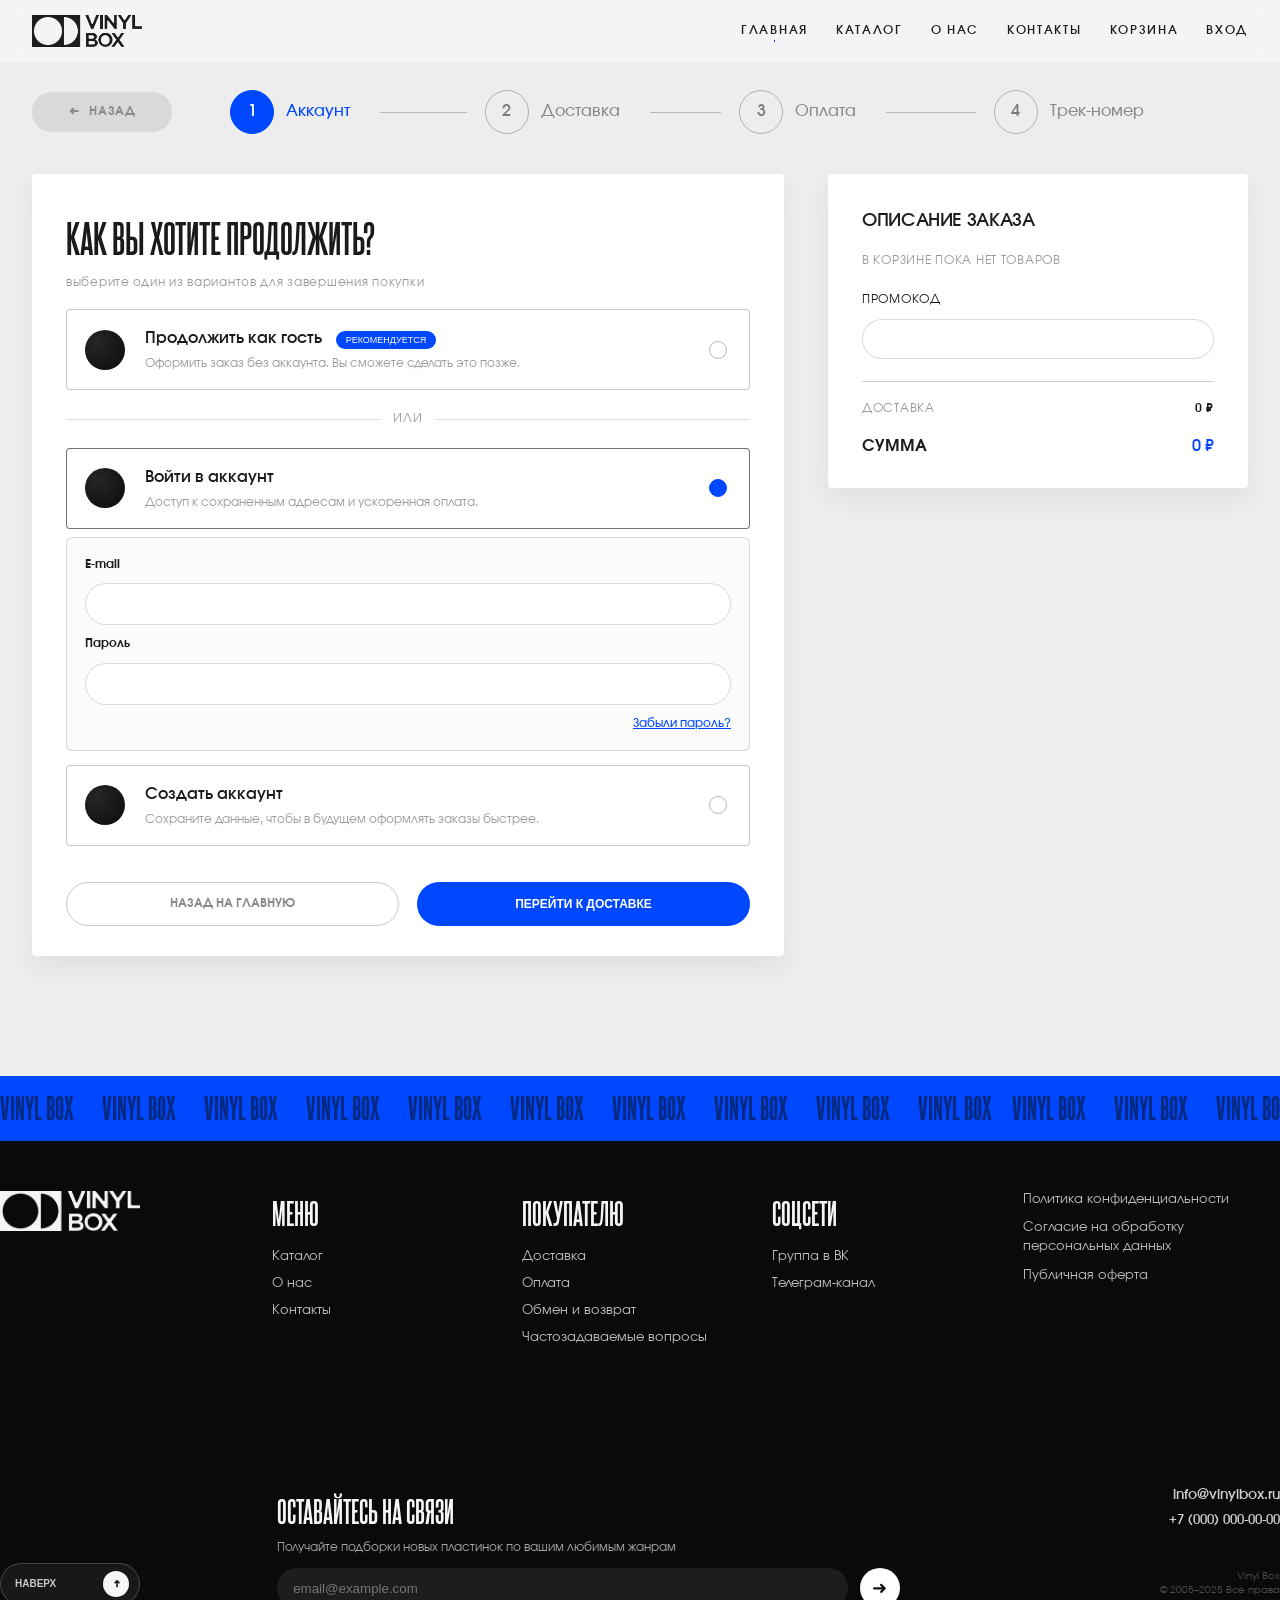
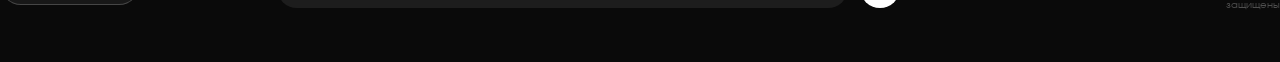
<file: checkout.html>
<!DOCTYPE html>
<html lang="ru">
<head>
    <meta charset="UTF-8">
    <meta name="viewport" content="width=device-width, initial-scale=1.0">
    <title>Оформление заказа — VINYLBOX</title>
    <link rel="stylesheet" href="css/style.css">
</head>
<body class="checkout-page">
    <header class="site-header">
        <div class="container header-inner">
            <a class="logo" href="index.html">
                <img class="logo-image" src="images/logo1.webp" alt="Vinyl Box">
            </a>
            <nav class="nav">
                <div class="nav-item"><a class="nav-link" href="index.html">ГЛАВНАЯ</a></div>
                <div class="nav-item"><a class="nav-link" href="catalog.html">КАТАЛОГ</a></div>
                <div class="nav-item"><a class="nav-link" href="about.html">О НАС</a></div>
                <div class="nav-item"><a class="nav-link" href="contacts.html">КОНТАКТЫ</a></div>
                <div class="nav-item"><a class="nav-link" href="cart.html">КОРЗИНА</a></div>
                <div class="nav-item"><a class="nav-link" href="login.html">ВХОД</a></div>
            </nav>
        </div>
    </header>

    <main>
        <section class="checkout">
            <div class="container">
                <div class="checkout__steps">
                    <a class="checkout__back" href="cart.html" aria-label="Назад в корзину">
                        <span class="checkout__back-arrow" aria-hidden="true">➜</span>
                        <span>НАЗАД</span>
                    </a>
                    <div class="checkout__stepper" aria-label="Этапы">
                        <div class="checkout__step is-active">
                            <div class="checkout__step-num">1</div>
                            <div class="checkout__step-label">Аккаунт</div>
                        </div>
                        <div class="checkout__step">
                            <div class="checkout__step-num">2</div>
                            <div class="checkout__step-label">Доставка</div>
                        </div>
                        <div class="checkout__step">
                            <div class="checkout__step-num">3</div>
                            <div class="checkout__step-label">Оплата</div>
                        </div>
                        <div class="checkout__step">
                            <div class="checkout__step-num">4</div>
                            <div class="checkout__step-label">Трек-номер</div>
                        </div>
                    </div>
                </div>

                <div class="checkout__layout">
                    <section class="checkout__panel">
                        <h1 class="checkout__title">КАК ВЫ ХОТИТЕ ПРОДОЛЖИТЬ?</h1>
                        <div class="checkout__subtitle">выберите один из вариантов для завершения покупки</div>

                        <div class="checkout__options" data-checkout-options>
                            <button class="checkout__opt" type="button" data-opt="guest">
                                <span class="checkout__opt-dot" aria-hidden="true"></span>
                                <span class="checkout__opt-main">
                                    <span class="checkout__opt-name">Продолжить как гость</span>
                                    <span class="checkout__opt-badge">рекомендуется</span>
                                    <span class="checkout__opt-desc">Оформить заказ без аккаунта. Вы сможете сделать это позже.</span>
                                </span>
                                <span class="checkout__opt-radio" aria-hidden="true"></span>
                            </button>

                            <div class="checkout__or" aria-hidden="true">
                                <span></span><em>ИЛИ</em><span></span>
                            </div>

                            <button class="checkout__opt is-open" type="button" data-opt="login">
                                <span class="checkout__opt-dot" aria-hidden="true"></span>
                                <span class="checkout__opt-main">
                                    <span class="checkout__opt-name">Войти в аккаунт</span>
                                    <span class="checkout__opt-desc">Доступ к сохраненным адресам и ускоренная оплата.</span>
                                </span>
                                <span class="checkout__opt-radio" aria-hidden="true"></span>
                            </button>
                            <div class="checkout__form is-open" data-form="login">
                                <div class="checkout__form-inner">
                                    <label class="checkout__label">E-mail</label>
                                    <input class="checkout__input" type="email" placeholder="">
                                    <label class="checkout__label">Пароль</label>
                                    <input class="checkout__input" type="password" placeholder="">
                                    <a class="checkout__link" href="#">Забыли пароль?</a>
                                </div>
                            </div>

                            <button class="checkout__opt" type="button" data-opt="register">
                                <span class="checkout__opt-dot" aria-hidden="true"></span>
                                <span class="checkout__opt-main">
                                    <span class="checkout__opt-name">Создать аккаунт</span>
                                    <span class="checkout__opt-desc">Сохраните данные, чтобы в будущем оформлять заказы быстрее.</span>
                                </span>
                                <span class="checkout__opt-radio" aria-hidden="true"></span>
                            </button>
                            <div class="checkout__form" data-form="register">
                                <div class="checkout__form-inner">
                                    <label class="checkout__label">Имя</label>
                                    <input class="checkout__input" type="text" placeholder="">
                                    <label class="checkout__label">E-mail</label>
                                    <input class="checkout__input" type="email" placeholder="">
                                    <label class="checkout__label">Пароль</label>
                                    <input class="checkout__input" type="password" placeholder="">
                                </div>
                            </div>
                        </div>

                        <div class="checkout__actions">
                            <a class="checkout__btn checkout__btn--ghost" href="index.html">НАЗАД НА ГЛАВНУЮ</a>
                            <button class="checkout__btn checkout__btn--primary" type="button">ПЕРЕЙТИ К ДОСТАВКЕ</button>
                        </div>
                    </section>

                    <aside class="checkout__summary">
                        <div class="checkout__sum-title">ОПИСАНИЕ ЗАКАЗА</div>
                        <div class="checkout__sum-items" data-order-items></div>

                        <div class="checkout__promo">
                            <div class="checkout__promo-label">Промокод</div>
                            <input class="checkout__promo-input" type="text" placeholder="">
                        </div>

                        <div class="checkout__sum-lines" data-order-lines></div>
                        <div class="checkout__sum-total">
                            <div class="checkout__sum-total-label">СУММА</div>
                            <div class="checkout__sum-total-val" data-order-total>0 ₽</div>
                        </div>
                    </aside>
                </div>
            </div>
        </section>
    </main>

    <footer class="footer" aria-label="Подвал сайта">
        <div class="footer__ticker" aria-hidden="true">
            <div class="footer__ticker-track">
                <span>VINYL BOX</span><span>VINYL BOX</span><span>VINYL BOX</span><span>VINYL BOX</span><span>VINYL BOX</span><span>VINYL BOX</span><span>VINYL BOX</span><span>VINYL BOX</span><span>VINYL BOX</span><span>VINYL BOX</span>
            </div>
            <div class="footer__ticker-track" aria-hidden="true">
                <span>VINYL BOX</span><span>VINYL BOX</span><span>VINYL BOX</span><span>VINYL BOX</span><span>VINYL BOX</span><span>VINYL BOX</span><span>VINYL BOX</span><span>VINYL BOX</span><span>VINYL BOX</span><span>VINYL BOX</span>
            </div>
        </div>

        <div class="container footer__inner">
            <div class="footer__brand">
                <img src="images/logo_w.webp" alt="Vinyl Box">
            </div>

            <div class="footer__col">
                <h3>Меню</h3>
                <a href="catalog.html">Каталог</a>
                <a href="about.html">О нас</a>
                <a href="contacts.html">Контакты</a>
            </div>

            <div class="footer__col">
                <h3>Покупателю</h3>
                <a href="#">Доставка</a>
                <a href="#">Оплата</a>
                <a href="#">Обмен и возврат</a>
                <a href="#">Частозадаваемые вопросы</a>
            </div>

            <div class="footer__col">
                <h3>Соцсети</h3>
                <a href="#">Группа в ВК</a>
                <a href="#">Телеграм-канал</a>
            </div>

            <div class="footer__legal">
                <a href="#">Политика конфиденциальности</a>
                <a href="#">Согласие на обработку персональных данных</a>
                <a href="#">Публичная оферта</a>
            </div>
        </div>

        <div class="container footer__bottom">
            <button class="footer__to-top" type="button" aria-label="Наверх">Наверх <span>➜</span></button>
            <div class="footer__subscribe">
                <div class="footer__subscribe-title">Оставайтесь на связи</div>
                <div class="footer__subscribe-text">Получайте подборки новых пластинок по вашим любимым жанрам</div>
                <div class="footer__subscribe-form">
                    <input type="email" placeholder="email@example.com" aria-label="Email">
                    <button type="button" aria-label="Отправить">➜</button>
                </div>
            </div>
            <div class="footer__contacts">
                <div class="footer__email">info@vinylbox.ru</div>
                <div class="footer__phone">+7 (000) 000-00-00</div>
                <div class="footer__copy">Vinyl Box<br>© 2005–2025 Все права защищены</div>
            </div>
        </div>
    </footer>

    <script src="js/site.js"></script>
    <script>
        (function () {
            const btn = document.querySelector('.footer__to-top');
            if (!btn) return;
            btn.addEventListener('click', () => window.scrollTo({ top: 0, behavior: 'smooth' }));
        })();

        (function () {
            const STORAGE_KEY = 'vinylbox_cart_v1';
            const itemsEl = document.querySelector('[data-order-items]');
            const linesEl = document.querySelector('[data-order-lines]');
            const totalEl = document.querySelector('[data-order-total]');
            if (!itemsEl || !linesEl || !totalEl) return;

            const formatPrice = (n) => `${Number(n || 0).toLocaleString('ru-RU')} ₽`;

            const getCart = () => {
                try {
                    const raw = localStorage.getItem(STORAGE_KEY);
                    const parsed = raw ? JSON.parse(raw) : null;
                    return Array.isArray(parsed) ? parsed : [];
                } catch {
                    return [];
                }
            };

            const setCart = (items) => {
                localStorage.setItem(STORAGE_KEY, JSON.stringify(items));
                window.dispatchEvent(new Event('vinylbox:cart-updated'));
                window.VINYLBOX?.updateCartBadge?.();
            };

            const trashIcon = `
                <svg width="25" height="31" viewBox="0 0 25 31" fill="none" aria-hidden="true" xmlns="http://www.w3.org/2000/svg">
                    <path fill-rule="evenodd" clip-rule="evenodd" d="M14.3792 0C16.1512 0.000201118 17.7241 1.13533 18.2845 2.81641L18.844 4.49121H20.4036C23.437 4.49134 25.1679 7.95503 23.3479 10.3818C22.5715 11.4174 22.1527 12.6773 22.1526 13.9717V23.5801C22.1526 27.5075 18.9677 30.6921 15.0403 30.6924H9.05204C5.12449 30.6923 1.94071 27.5076 1.94071 23.5801V13.9717C1.94063 12.6772 1.51911 11.4175 0.742467 10.3818C-1.07695 7.95522 0.654882 4.49184 3.68778 4.49121H5.24735L5.80692 2.81641C6.36731 1.13523 7.94009 7.17187e-05 9.71219 0H14.3792ZM9.05204 11.9775C8.43189 11.9775 7.92899 12.4804 7.92899 13.1006L7.92704 22.083C7.92704 22.7028 8.4304 23.2055 9.05008 23.2061C9.67024 23.2061 10.1731 22.7032 10.1731 22.083L10.1751 13.1006C10.1751 12.4807 9.67176 11.978 9.05204 11.9775ZM15.0403 11.9775C14.4203 11.9777 13.9173 12.4805 13.9173 13.1006L13.9163 22.083C13.9163 22.7029 14.4195 23.2057 15.0393 23.2061C15.6594 23.2059 16.1624 22.7031 16.1624 22.083L16.1634 13.1006C16.1634 12.4807 15.6601 11.9779 15.0403 11.9775ZM9.71219 2.24609C8.90687 2.24617 8.19163 2.76146 7.9368 3.52539L7.61454 4.49121H16.4759L16.1536 3.52539C15.8988 2.76156 15.1844 2.24629 14.3792 2.24609H9.71219Z" fill="currentColor"/>
                </svg>
            `;

            const render = () => {
                const cart = getCart();

                itemsEl.innerHTML = '';
                if (!cart.length) {
                    itemsEl.innerHTML = '<div class="checkout__empty">В корзине пока нет товаров</div>';
                } else {
                    cart.forEach((item) => {
                        const row = document.createElement('article');
                        row.className = 'checkout__item';
                        row.dataset.id = item.id;
                        row.innerHTML = `
                            <div class="checkout__thumb" aria-hidden="true"></div>
                            <div class="checkout__i-info">
                                <div class="checkout__i-name">${item.name}</div>
                                <div class="checkout__i-sub">${item.sub}</div>
                                <div class="checkout__i-price">${formatPrice(item.price)}</div>
                            </div>
                            <div class="checkout__ctrl-block">
                                <div class="checkout__i-ctrl">
                                    <button class="checkout__qty-btn" type="button" data-qty="-1" aria-label="Уменьшить">−</button>
                                    <div class="checkout__qty-val">${Number(item.qty) || 1}</div>
                                    <button class="checkout__qty-btn" type="button" data-qty="1" aria-label="Увеличить">+</button>
                                </div>
                                <button class="checkout__remove" type="button" data-remove aria-label="Удалить">${trashIcon}</button>
                            </div>
                        `;
                        itemsEl.appendChild(row);
                    });
                }

                linesEl.innerHTML = '';
                let itemsTotal = 0;
                cart.forEach((item) => {
                    const lineTotal = (Number(item.price) || 0) * (Number(item.qty) || 0);
                    itemsTotal += lineTotal;
                    const line = document.createElement('div');
                    line.className = 'checkout__line';
                    line.innerHTML = `<div>${item.name}</div><div>${formatPrice(lineTotal)}</div>`;
                    linesEl.appendChild(line);
                });

                const delivery = document.createElement('div');
                delivery.className = 'checkout__line';
                delivery.innerHTML = `<div>ДОСТАВКА</div><div>${formatPrice(0)}</div>`;
                linesEl.appendChild(delivery);

                totalEl.textContent = formatPrice(itemsTotal);
            };

            render();

            itemsEl.addEventListener('click', (e) => {
                const removeBtn = e.target.closest('[data-remove]');
                const qtyBtn = e.target.closest('[data-qty]');
                const row = e.target.closest('.checkout__item');
                if (!row) return;

                const id = row.dataset.id;
                const cart = getCart();
                const idx = cart.findIndex(x => x.id === id);
                if (idx < 0) return;

                if (removeBtn) {
                    cart.splice(idx, 1);
                    setCart(cart);
                    render();
                    return;
                }

                if (qtyBtn) {
                    const delta = Number(qtyBtn.dataset.qty || 0);
                    cart[idx].qty = Math.max(1, (Number(cart[idx].qty) || 1) + delta);
                    setCart(cart);
                    render();
                }
            });
        })();

        (function () {
            const root = document.querySelector('[data-checkout-options]');
            if (!root) return;

            const setOpen = (key) => {
                root.querySelectorAll('.checkout__opt').forEach((opt) => {
                    opt.classList.toggle('is-open', opt.dataset.opt === key);
                });
                root.querySelectorAll('.checkout__form').forEach((form) => {
                    form.classList.toggle('is-open', form.dataset.form === key);
                });
            };

            root.addEventListener('click', (e) => {
                const opt = e.target.closest('.checkout__opt');
                if (!opt) return;
                setOpen(opt.dataset.opt);
            });

            setOpen('login');
        })();
    </script>
</body>
</html>
</file>
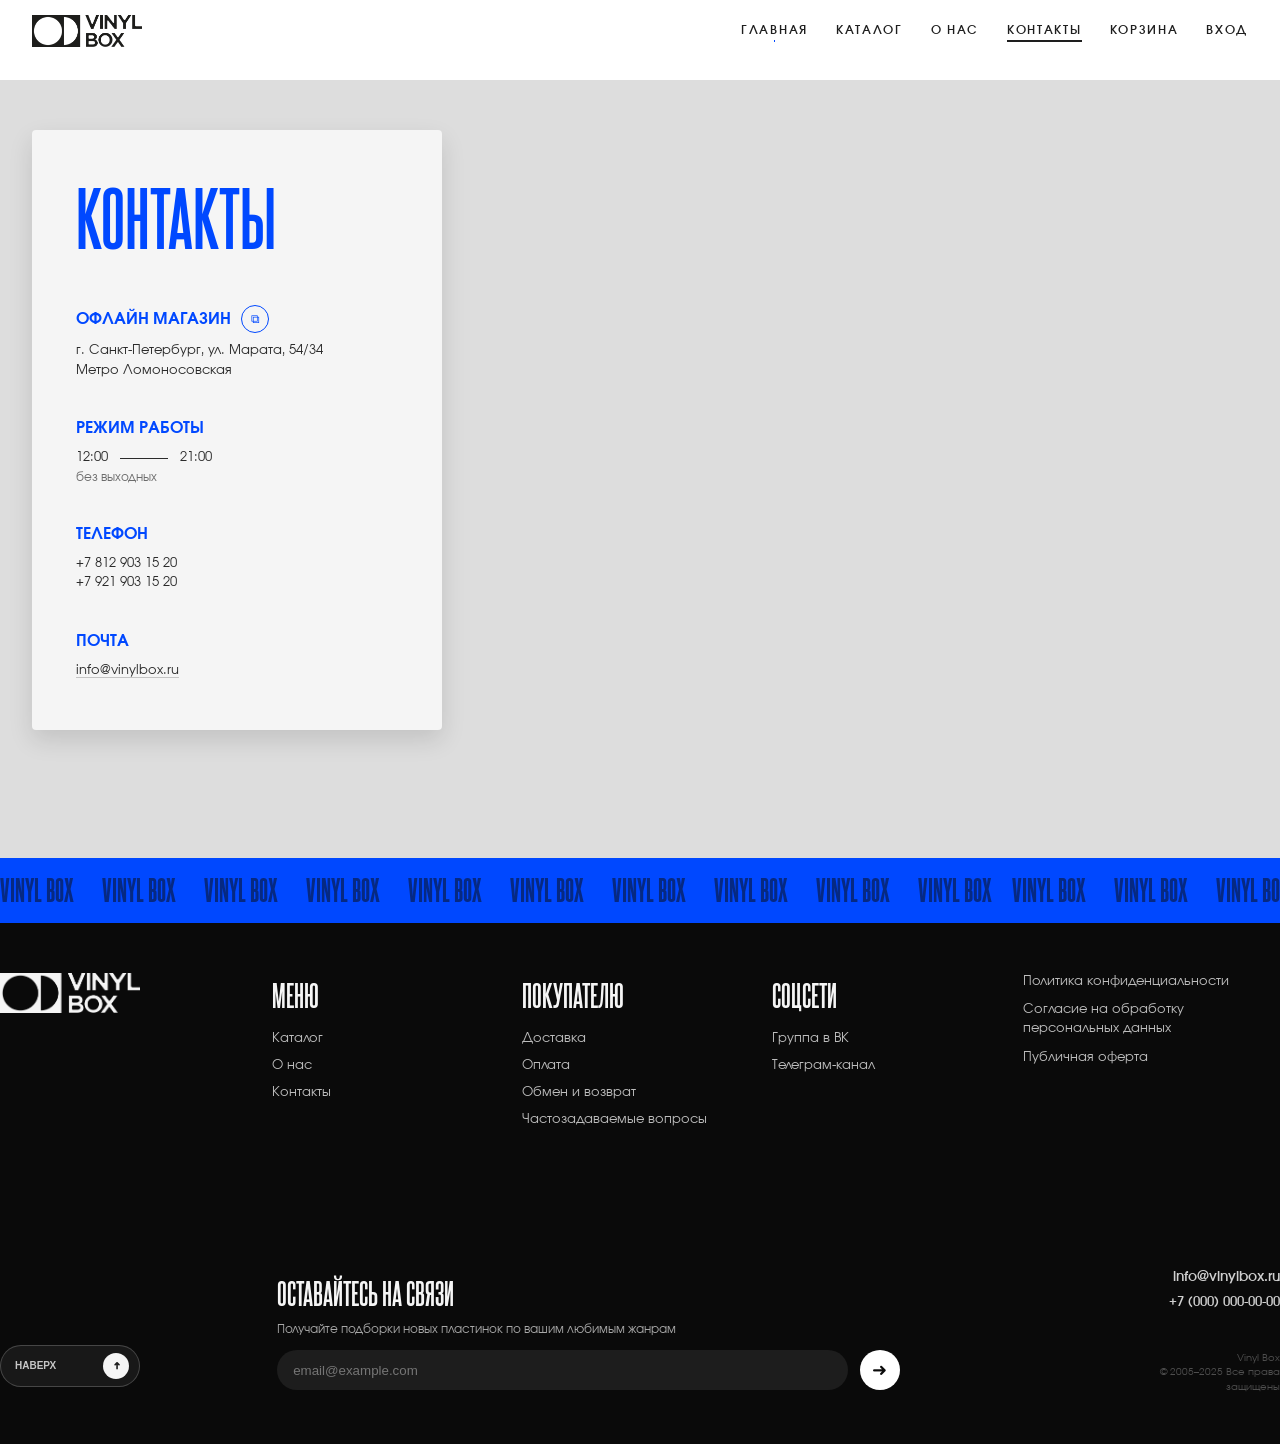
<file: contacts.html>
﻿<!DOCTYPE html>
<html lang="ru">
<head>
    <meta charset="UTF-8">
    <meta name="viewport" content="width=device-width, initial-scale=1.0">
    <title>Контакты — VINYLBOX</title>
    <link rel="stylesheet" href="css/style.css">
</head>
<body>
    <header class="site-header">
        <div class="container header-inner">
            <a class="logo" href="index.html">
                <img class="logo-image" src="images/logo1.webp" alt="Vinyl Box">
            </a>
            <nav class="nav">
                <div class="nav-item"><a class="nav-link" href="index.html">ГЛАВНАЯ</a></div>
                <div class="nav-item"><a class="nav-link" href="catalog.html">КАТАЛОГ</a></div>
                <div class="nav-item"><a class="nav-link" href="about.html">О НАС</a></div>
                <div class="nav-item"><a class="nav-link is-active" href="contacts.html">КОНТАКТЫ</a></div>
                <div class="nav-item"><a class="nav-link" href="cart.html">КОРЗИНА</a></div>
                <div class="nav-item"><a class="nav-link" href="login.html">ВХОД</a></div>
            </nav>
        </div>
    </header>

    <main>
        <section class="contacts">
            <div id="contacts-map" class="contacts__map" aria-hidden="true"></div>
            <div class="container contacts__inner">
                <div class="contacts__panel">
                    <div class="contacts__box">
                        <h1 class="contacts__title">Контакты</h1>
                        <div class="contacts__section">
                            <div class="contacts__label-row">
                                <div class="contacts__label">Офлайн магазин</div>
                                <button class="contacts__copy-btn" type="button" data-copy="address" aria-label="Скопировать адрес">⧉</button>
                            </div>
                            <div class="contacts__value">
                                г. Санкт-Петербург, ул. Марата, 54/34
                                <br>Метро Ломоносовская
                            </div>
                        </div>
                        <div class="contacts__section">
                            <div class="contacts__label">Режим работы</div>
                            <div class="contacts__value">
                                <span class="contacts__time">12:00</span>
                                <span class="contacts__line"></span>
                                <span class="contacts__time">21:00</span>
                                <div class="contacts__muted">без выходных</div>
                            </div>
                        </div>
                        <div class="contacts__section">
                            <div class="contacts__label">Телефон</div>
                            <div class="contacts__value">
                                +7 812 903 15 20
                                <br>+7 921 903 15 20
                            </div>
                        </div>
                        <div class="contacts__section">
                            <div class="contacts__label">Почта</div>
                            <div class="contacts__value">
                                <a class="contacts__link" href="mailto:info@vinylbox.ru">info@vinylbox.ru</a>
                            </div>
                        </div>
                    </div>
                </div>
            </div>
        </section>
    </main>

    <footer class="footer" aria-label="Подвал сайта">
        <div class="footer__ticker" aria-hidden="true">
            <div class="footer__ticker-track">
                <span>VINYL BOX</span><span>VINYL BOX</span><span>VINYL BOX</span><span>VINYL BOX</span><span>VINYL BOX</span><span>VINYL BOX</span><span>VINYL BOX</span><span>VINYL BOX</span><span>VINYL BOX</span><span>VINYL BOX</span>
            </div>
            <div class="footer__ticker-track" aria-hidden="true">
                <span>VINYL BOX</span><span>VINYL BOX</span><span>VINYL BOX</span><span>VINYL BOX</span><span>VINYL BOX</span><span>VINYL BOX</span><span>VINYL BOX</span><span>VINYL BOX</span><span>VINYL BOX</span><span>VINYL BOX</span>
            </div>
        </div>

        <div class="container footer__inner">
            <div class="footer__brand">
                <img src="images/logo_w.webp" alt="Vinyl Box">
            </div>

            <div class="footer__col">
                <h3>Меню</h3>
                <a href="catalog.html">Каталог</a>
                <a href="about.html">О нас</a>
                <a href="contacts.html">Контакты</a>
            </div>

            <div class="footer__col">
                <h3>Покупателю</h3>
                <a href="#">Доставка</a>
                <a href="#">Оплата</a>
                <a href="#">Обмен и возврат</a>
                <a href="#">Частозадаваемые вопросы</a>
            </div>

            <div class="footer__col">
                <h3>Соцсети</h3>
                <a href="#">Группа в ВК</a>
                <a href="#">Телеграм-канал</a>
            </div>

            <div class="footer__legal">
                <a href="#">Политика конфиденциальности</a>
                <a href="#">Согласие на обработку персональных данных</a>
                <a href="#">Публичная оферта</a>
            </div>
        </div>

        <div class="container footer__bottom">
            <button class="footer__to-top" type="button" aria-label="Наверх">Наверх <span>➜</span></button>
            <div class="footer__subscribe">
                <div class="footer__subscribe-title">Оставайтесь на связи</div>
                <div class="footer__subscribe-text">Получайте подборки новых пластинок по вашим любимым жанрам</div>
                <div class="footer__subscribe-form">
                    <input type="email" placeholder="email@example.com" aria-label="Email">
                    <button type="button" aria-label="Отправить">➜</button>
                </div>
            </div>
            <div class="footer__contacts">
                <div class="footer__email">info@vinylbox.ru</div>
                <div class="footer__phone">+7 (000) 000-00-00</div>
                <div class="footer__copy">Vinyl Box<br>© 2005–2025 Все права защищены</div>
            </div>
        </div>
    </footer>

    <script src="https://api-maps.yandex.ru/2.1/?lang=ru_RU&apikey=8de5862e-1be4-41e5-8bbf-cd60e5b201bd"></script>
    <script src="js/site.js"></script>
    <script>
        (function () {
            if (!window.ymaps) return;

            const address = "г. Санкт-Петербург, ул. Марата, 54/34";
            const coords = [59.9229, 30.3504];

            ymaps.ready(() => {
                const map = new ymaps.Map("contacts-map", {
                    center: coords,
                    zoom: 16,
                    controls: ["zoomControl"]
                }, {
                    suppressMapOpenBlock: true
                });

                const placemark = new ymaps.Placemark(coords, {
                    hintContent: "Vinyl Box",
                    balloonContent: address
                }, {
                    preset: "islands#dotIcon",
                    iconColor: "#000000"
                });
                map.geoObjects.add(placemark);

                const delta = 0.0035;
                map.setBounds([
                    [coords[0] - delta, coords[1] - delta],
                    [coords[0] + delta, coords[1] + delta]
                ], { checkZoomRange: true });
                map.options.set("restrictMapArea", map.getBounds());
            });
        })();

        (function () {
            const btn = document.querySelector('[data-copy=\"address\"]');
            if (!btn) return;
            const addressText = 'г. Санкт-Петербург, ул. Марата, 54/34';
            btn.addEventListener('click', async () => {
                try {
                    await navigator.clipboard.writeText(addressText);
                    btn.classList.add('is-copied');
                    btn.textContent = '✓';
                    setTimeout(() => {
                        btn.classList.remove('is-copied');
                        btn.textContent = '⧉';
                    }, 1200);
                } catch (e) {
                    btn.classList.add('is-copied');
                    setTimeout(() => btn.classList.remove('is-copied'), 1200);
                }
            });
        })();

        (function () {
            const btn = document.querySelector('.footer__to-top');
            if (!btn) return;
            btn.addEventListener('click', () => window.scrollTo({ top: 0, behavior: 'smooth' }));
        })();
    </script>
</body>
</html>
</file>
<file: css/style.css>
﻿:root {
    --bg: #f5f5f5;
    --text: #1e1e1e;
    --muted: #8b8b8b;
    --max: 1200px;
    --header-height: 80px;
    --act: #0048FF;
}

@font-face {
    font-family: "Involve";
    src: url("../font/Involve-Regular.woff") format("woff");
    font-weight: 400;
    font-style: normal;
    font-display: swap;
}

@font-face {
    font-family: "Involve";
    src: url("../font/Involve-Medium.woff") format("woff");
    font-weight: 500;
    font-style: normal;
    font-display: swap;
}

@font-face {
    font-family: "Involve";
    src: url("../font/Involve-SemiBold.woff") format("woff");
    font-weight: 600;
    font-style: normal;
    font-display: swap;
}

@font-face {
    font-family: "Involve";
    src: url("../font/Involve-Bold.woff") format("woff");
    font-weight: 700;
    font-style: normal;
    font-display: swap;
}

@font-face {
    font-family: "Steelfish";
    src: url("../font/steelfish-rg.woff") format("woff");
    font-weight: 400;
    font-style: normal;
    font-display: swap;
}

@font-face {
    font-family: "Steelfish";
    src: url("../font/steelfish-bd.woff") format("woff");
    font-weight: 700;
    font-style: normal;
    font-display: swap;
}

@font-face {
    font-family: "Steelfish";
    src: url("../font/steelfish-eb.woff") format("woff");
    font-weight: 800;
    font-style: normal;
    font-display: swap;
}

*,
*::before,
*::after {
    box-sizing: border-box;
}

body {
    margin: 0;
    padding-top: var(--header-height, 70px);
    font-family: "Involve", sans-serif;
    color: var(--text);
    line-height: 1.45;

    min-height: 100vh;
    overflow-x: hidden;
}

.contacts {
    background: #d9d9d9;
    padding: 50px 0 98px;
    min-height: 80vh;
    position: relative;
    overflow: hidden;
}

.contacts__inner {
    display: grid;
    justify-items: start;
    align-items: start;
    position: relative;
    z-index: 2;
    pointer-events: none;
    min-height: 70vh;
}

.contacts__map {
    position: absolute;
    inset: 0;
    filter: grayscale(1) contrast(1.05);
    opacity: 0.35;
    z-index: 0;
    pointer-events: auto;
    transform: none;
}

.contacts::after {
    content: "";
    position: absolute;
    inset: 0;
    background: rgba(255, 255, 255, 0.1);
    pointer-events: none;
    z-index: 1;
}

.contacts__panel {
    width: min(410px, 100%);
    display: grid;
    gap: 0;
    pointer-events: auto;
}

.contacts__box {
    background: var(--bg);
    border-radius: 4px;
    padding: 32px 44px 50px;
    box-shadow: 0 10px 24px rgba(0, 0, 0, 0.12);
}

.contacts__title {
    margin: 0;
    font-family: 'Steelfish', sans-serif;
    font-size: 74px;
    text-transform: uppercase;
    color: var(--act);
    margin-bottom: 36px;
}

.contacts__subtitle {
    margin: 0;
    border-color: #ffffff;
    box-shadow: 0 10px 20px rgba(0, 0, 0, 0.18);
}

.contacts__card {
    position: relative;
    display: none;
}


.contacts__section {
    display: grid;
    gap: 8px;
    font-size: 13px;
    color: var(--act);
    line-height: 1.5;
}

.contacts__section + .contacts__section {
    margin-top: 36px;
}

.contacts__label {
    font-weight: 700;
    text-transform: uppercase;
    font-size: 16px;
}

.contacts__label-row {
    display: flex;
    align-items: center;
    gap: 10px;
}

.contacts__copy-btn {
    width: 28px;
    height: 28px;
    border-radius: 50%;
    border: 1px solid var(--act);
    background: transparent;
    color: var(--act);
    font-size: 12px;
    line-height: 1;
    display: inline-flex;
    align-items: center;
    justify-content: center;
    cursor: pointer;
    transition: background 0.2s ease, color 0.2s ease, border-color 0.2s ease;
}

.contacts__copy-btn:hover {
    background: var(--act);
    color: #ffffff;
}

.contacts__copy-btn.is-copied {
    background: var(--act);
    color: #ffffff;
    border-color: var(--act);
}

.contacts__value {
    color: #2b2b2b;
}

.contacts__muted {
    color: #6b6b6b;
    font-size: 12px;
}


.contacts__line {
    display: inline-block;
    width: 48px;
    height: 0.2px;
    background: #2b2b2b;
    margin: 0 8px 3px;
}

.contacts__link {
    color: #2b2b2b;
    text-decoration: none;
    border-bottom: 1px solid rgba(0, 0, 0, 0.2);
}

.contacts__link:hover {
    color: var(--act);
    border-color: var(--act);
}

/* ABOUT */
.about {
    background: #0f0f0f;
    color: #f5f5f5;
    padding: 0px 0 0px;
}

.about-page {
    background: #0f0f0f;
}

.about-page .footer__ticker {
    background: #0048FF;
}

.about-page .site-header {
    background: rgba(15, 15, 15, 0.748);
    backdrop-filter: blur(8px);
    -webkit-backdrop-filter: blur(8px);
}

.about-page .nav,
.about-page .nav-link {
    color: #f5f5f5;
}

.about-page .nav-link.is-active::after {
    background: #f5f5f5;
}

.about__inner {
    display: grid;
    grid-template-columns: 610px 1fr;
    gap: 70px;
    align-items: start;
}

.about__media {
    display: grid;
    gap: 40px;
    margin-left: -100px;
}

.about__carousel {
    position: relative;
    height: 700px;
    overflow: hidden;
    scrollbar-width: none;
}

.about__carousel::-webkit-scrollbar {
    display: none;
}

.about__track {
    display: flex;
    flex-direction: column;
    gap: 24px;
    padding: 0;
    animation: about-scroll 36s linear infinite;
    will-change: transform;
}

.about__slide {
    width: 100%;
    height: 440px;
    object-fit: cover;
    border-radius: 0;
    display: block;
}

.about__logo {
    position: absolute;
    left: 0;
    top: 50%;
    transform: translateY(-50%);
    width: 100%;
    height: 440px;
    object-fit: cover;
    z-index: 2;
    pointer-events: none;
}

@keyframes about-scroll {
    0% { transform: translateY(0); }
    100% { transform: translateY(-50%); }
}
.about__content {
    display: grid;
    padding: 138px 0 0 0;
    gap: 74px;
}

.about__rule {
    height: 1px;
    background: rgba(255, 255, 255, 0.51);
}

.about__row {
    display: flex;
    align-items: center;
    justify-content: space-between;
    gap: 24px;
}

.about__title {
    font-family: 'Steelfish', sans-serif;
    font-size: 74px;
    letter-spacing: 0.02em;
    margin: 0;
}

.about__cta {
    padding: 12px 22px;
    border-radius: 999px;
    background: var(--act);
    color: #ffffff;
    font-size: 12px;
    text-transform: uppercase;
    letter-spacing: 0.06em;
    white-space: nowrap;
    transition: transform 0.25s ease, background 0.2s ease;
}

.about__cta:hover {
    transform: translateY(-2px);
    background: #2a63ff;
}

.about__text {
    font-size: 12px;
    line-height: 1.6;
    color: #d8d8d8;
    max-width: 520px;
}

.about__text-grid {
    display: grid;
    grid-template-columns: repeat(2, minmax(220px, 1fr));
    gap: 24px;
    max-width: 720px;
}

.about__text-grid .about__text {
    max-width: none;
}

/* REVIEWS */
.reviews {
    background: var(--act);
    color: #f5f5f5;
    padding: 100px 0 130px;
    overflow: hidden;
}

.reviews__row {
    display: flex;
    align-items: center;
    justify-content: space-between;
    gap: 24px;
    margin-bottom: 36px;
}

.reviews__title {
    font-family: 'Steelfish', sans-serif;
    font-size: 64px;
    letter-spacing: 0.02em;
    text-transform: uppercase;
    margin: 0;
}

.reviews__cta {
    padding: 12px 24px;
    border-radius: 999px;
    background: #0f0f0f;
    color: #ffffff;
    font-size: 12px;
    text-transform: uppercase;
    letter-spacing: 0.06em;
    transition: transform 0.25s ease, background 0.2s ease;
}

.reviews__cta:hover {
    transform: translateY(-2px);
    background: #262626;
}

.reviews__carousel {
    position: relative;
    overflow: hidden;
    width: 100vw;
    margin-left: calc(50% - 50vw);
}

.reviews__carousel::before,
.reviews__carousel::after {
    content: "";
    position: absolute;
    top: 0;
    width: 120px;
    height: 100%;
    pointer-events: none;
    z-index: 2;
}

.reviews__carousel::before {
    left: 0;
    background: linear-gradient(to right, rgba(0, 72, 255, 1), rgba(0, 72, 255, 0));
}

.reviews__carousel::after {
    right: 0;
    background: linear-gradient(to left, rgba(0, 72, 255, 1), rgba(0, 72, 255, 0));
}

.reviews__track {
    display: flex;
    gap: 24px;
    width: max-content;
    animation: reviews-marquee 80s linear infinite;
    padding: 10px 24px 0;
}

.reviews__card {
    flex: 0 0 320px;
    background: #111111;
    border-radius: 4px;
    padding: 20px;
    color: #d9d9d9;
    scroll-snap-align: start;
    box-shadow: 0 10px 10px rgba(0, 0, 0, 0.25);
}

.reviews__name {
    font-weight: 700;
    color: #f5f5f5;
    margin-bottom: 4px;
}

.reviews__meta {
    font-size: 11px;
    color: #7a7a7a;
    margin-bottom: 10px;
}

.reviews__rating {
    color: #2a63ff;
    font-size: 14px;
    margin-bottom: 12px;
    display: flex;
    gap: 10px;
    align-items: center;
}

.reviews__rating span {
    color: #6f6f6f;
    font-size: 11px;
}

.reviews__card p {
    margin: 0;
    font-size: 12px;
    line-height: 1.6;
}

@keyframes reviews-marquee {
    0% { transform: translateX(0); }
    100% { transform: translateX(-50%); }
}

/* ABOUT CONTACTS */
.about-contacts__block a {
    text-decoration: underline;
    color: #d8d8d8;
    transition: color 0.2s;
}

.about-contacts__block a:hover {
    color: #0048FF;
}
.about-contacts {
    position: relative;
    min-height: 100vh;
    color: #f5f5f5;
    display: flex;
    align-items: flex-start;
    justify-content: flex-start;
    padding-top: 140px;
}

.about-contacts .container {
    max-width: 100%;
    padding-left: 60px;
    padding-right: 0;
    margin-left: 0;
    margin-right: auto;
}

.about-contacts__bg {
    position: absolute;
    inset: 0;
    background: linear-gradient(90deg, rgba(0, 0, 0, 0.75) 0%, rgba(0, 0, 0, 0.2) 60%),
        url('../images/about_us/6.webp') center/cover no-repeat;
    z-index: 0;
}

.about-contacts__inner {
    position: relative;
    z-index: 1;
    display: grid;
    gap: 76px;
    max-width: 520px;
    margin-left: 0;
    margin-right: auto;
    padding-left: 0;
}

.about-contacts__block h3 {
    margin: 0 0 12px;
    font-size: 26px;
    text-transform: uppercase;
    letter-spacing: 0.06em;
    font-weight: 500;
}

.about-contacts__block p,
.about-contacts__block a {
    margin: 0 0 6px;
    font-size: 14px;
    color: #d8d8d8;
}

.about-contacts__block a {
    text-transform: uppercase;
    font-size: 12px;
    letter-spacing: 0.06em;
    gap: 8px;
}

.about-contacts__muted {
    color: #9a9a9a;
    font-size: 12px;
}

.about-contacts__time {
    display: flex;
    align-items: center;
    gap: 8px;
    margin-top: 10px;
    font-size: 12px;
    color: #d8d8d8;
}

.about-contacts__line {
    width: 60px;
    height: 0.5px;
    background: #d8d8d8be;
}

/* CART */
.cart-page {
    background: #f2f2f2;
}

.cart {
    padding: 10px 0 120px;
    background: #f2f2f2;
}

.cart__head {
    position: relative;
    min-height: 140px;
    margin-bottom: 40px;
}

.cart__crumbs {
    font-size: 12px;
    text-transform: uppercase;
    color: #9a9a9a;
    letter-spacing: 0.06em;
}

.cart__title {
    position: absolute;
    right: 0;
    top: 0px;
    margin: 0;
    font-family: 'Steelfish', sans-serif;
    font-size: 96px;
    text-transform: uppercase;
    color: #111111;
}

.cart__layout {
    display: grid;
    grid-template-columns: 1fr 420px;
    gap: 46px;
    align-items: start;
}

.cart__list {
    display: grid;
    gap: 34px;
}

.cart__empty {
    color: #a5a5a5;
    font-size: 14px;
    text-transform: uppercase;
    letter-spacing: 0;
    font-weight: 700;
    padding: 20px 0;
    display: grid;
    justify-items: start;
    gap: 14px;
}

.cart__empty-text {
    line-height: 1.1;
}

.cart__empty-img {
    width: min(80px, 100%);
    margin-top: 180px;
    height: auto;
    display: block;
}

.cart__item {
    display: grid;
    grid-template-columns: 110px 1fr 140px 200px;
    gap: 26px;
    align-items: start;
}

.cart__qty-block {
    display: grid;
    justify-items: end;
    gap: 50px;
    align-self: start;
    width: 100%;
}

.cart__thumb {
    width: 110px;
    height: 110px;
    background: #d8d8d8;
}

.cart__name {
    font-family: 'Steelfish', sans-serif;
    font-size: 34px;
    font-weight: 700;
    text-transform: uppercase;
    line-height: 1;
    color: #1a1a1a;
}

.cart__sub {
    margin-top: 4px;
    font-size: 12px;
    text-transform: uppercase;
    color: #9a9a9a;
    letter-spacing: 0.06em;
}

.cart__price {
    font-family: 'Steelfish', sans-serif;
    font-size: 34px;
    font-weight: 700;
    color: var(--act);
    text-align: left;
    white-space: nowrap;
    align-self: start;
}

.cart__qty {
    display: inline-flex;
    align-items: center;
    gap: 12px;
    justify-self: end;
}

.cart__qty-btn {
    width: 28px;
    height: 28px;
    border-radius: 50%;
    border: 1px solid rgba(0, 0, 0, 0.18);
    background: transparent;
    color: #1a1a1a;
    font-size: 14px;
    line-height: 1;
    cursor: pointer;
    display: grid;
    place-items: center;
    transition: transform 0.2s ease, border-color 0.2s ease;
}

.cart__qty-btn:hover {
    transform: translateY(-1px);
    border-color: #1a1a1a;
}

.cart__qty-val {
    min-width: 22px;
    text-align: center;
    font-size: 12px;
    font-weight: 700;
    color: #1a1a1a;
}

.cart__remove {
    width: 22px;
    height: 22px;
    border: none;
    background: transparent;
    color: #d6d6d6;
    cursor: pointer;
    display: grid;
    place-items: center;
    justify-self: end;
    margin-top: 6px;
    transition: color 0.2s ease, transform 0.2s ease;
}

.cart__remove svg {
    width: 18px;
    height: 22px;
    display: block;
}

.cart__remove:hover {
    color: var(--act);
    transform: translateY(-1px);
}

.cart__summary {
    border-left: 1px solid #111111;
    padding-left: 36px;
}

.cart__summary-title {
    font-family: 'Steelfish', sans-serif;
    font-size: 40px;
    font-weight: 700;
    text-transform: uppercase;
    margin-bottom: 18px;
    padding-bottom: 34px;
    border-bottom: 1px solid rgba(0, 0, 0, 0.18);
}

.cart__summary-lines {
    display: grid;
    gap: 20px;
}

.cart__sum-line {
    display: flex;
    align-items: baseline;
    justify-content: space-between;
    gap: 18px;
    font-size: 12px;
    font-weight: 600;
    text-transform: uppercase;
    color: #9a9a9a;
}

.cart__sum-price {
    color: #1a1a1a;
    font-weight: 700;
    white-space: nowrap;
    font-family: involve, sans-serif;
}

.cart__summary-divider {
    height: 1px;
    background: rgba(0, 0, 0, 0.22);
    margin: 20px 0;
}

.cart__summary-row {
    display: flex;
    align-items: baseline;
    justify-content: space-between;
    gap: 18px;
    margin-bottom: 18px;
}

.cart__summary-label {
    font-size: 16px;
    font-weight: 800;
    text-transform: uppercase;
    color: #1a1a1a;
}

.cart__summary-total {
    font-size: 16px;
    font-weight: 900;
    text-transform: uppercase;
    color: var(--act);
    white-space: nowrap;
    font-family: involve, sans-serif;
}

.cart__checkout {
    margin-top: 46px;
    width: 100%;
    height: 48px;
    border-radius: 999px;
    border: none;
    background: var(--act);
    color: #ffffff;
    font-size: 12px;
    font-weight: 700;
    text-transform: uppercase;
    cursor: pointer;
    transition: transform 0.2s ease, box-shadow 0.2s ease;
    display: inline-flex;
    align-items: center;
    justify-content: center;
    letter-spacing: 0.08em;
}

.cart__checkout:hover {
    transform: translateY(-1px);
    box-shadow: 0 10px 24px rgba(0, 72, 255, 0.28);
}

.cart__promo {
    margin-top: 46px;
    max-width: 620px;
}

.cart__promo-label {
    display: block;
    font-size: 12px;
    text-transform: uppercase;
    letter-spacing: 0.06em;
    color: #9a9a9a;
    margin-bottom: 10px;
}

.cart__promo-row {
    display: flex;
    align-items: center;
    gap: 18px;
}

.cart__promo-input {
    flex: 1;
    height: 40px;
    border: none;
    border-bottom: 1px solid rgba(0, 0, 0, 0.25);
    background: transparent;
    outline: none;
    font-size: 14px;
}

.cart__promo-btn {
    width: 140px;
    height: 40px;
    border-radius: 999px;
    border: none;
    background: #d9d9d9;
    color: #1a1a1a;
    font-size: 12px;
    font-weight: 700;
    letter-spacing: 0.06em;
    text-transform: uppercase;
    cursor: pointer;
    transition: transform 0.2s ease, background 0.2s ease;
}

.cart__promo-btn:hover {
    transform: translateY(-1px);
    background: #cfcfcf;
}

@media (max-width: 980px) {
    .cart__title {
        position: static;
        font-size: 72px;
        margin-top: 14px;
        text-align: left;
    }

    .cart__layout {
        grid-template-columns: 1fr;
    }

    .cart__summary {
        border-left: none;
        padding-left: 0;
        border-top: 1px solid rgba(0, 0, 0, 0.22);
        padding-top: 28px;
    }

    .cart__item {
        grid-template-columns: 90px 1fr;
        grid-template-rows: auto auto auto;
        gap: 10px 18px;
    }

    .cart__thumb {
        width: 90px;
        height: 90px;
        grid-row: 1 / span 3;
    }

    .cart__price {
        font-size: 20px;
    }

    .cart__qty {
        justify-self: end;
    }

    .cart__qty-block {
        justify-self: end;
    }

    .cart__remove {
        justify-self: end;
    }

    .cart__promo-row {
        flex-direction: column;
        align-items: stretch;
    }

    .cart__promo-btn {
        width: 100%;
    }
}

/* CHECKOUT */
.checkout-page {
    background: #ededed;
}

.checkout {
    padding: 10px 0 120px;
    background: #ededed;
}

.checkout__steps {
    display: grid;
    grid-template-columns: 140px 1fr;
    gap: 58px;
    align-items: center;
    margin-bottom: 40px;
}

.checkout__back {
    height: 40px;
    border-radius: 999px;
    background: #d9d9d9;
    color: #8a8a8a;
    font-size: 12px;
    font-weight: 700;
    letter-spacing: 0.06em;
    text-transform: uppercase;
    display: inline-flex;
    align-items: center;
    justify-content: center;
    gap: 10px;
}

.checkout__back-arrow {
    display: inline-block;
    transform: scaleX(-1);
}

.checkout__stepper {
    display: flex;
    align-items: center;
    gap: 0;
}

.checkout__step {
    display: flex;
    align-items: center;
    gap: 12px;
    color: #8a8a8a;
    flex: 1;
    min-width: 0;
}

.checkout__step:not(:last-child)::after {
    content: "";
    flex: 1;
    height: 1px;
    background: rgba(0, 0, 0, 0.22);
    margin: 0 18px;
}

.checkout__step-num {
    width: 44px;
    height: 44px;
    border-radius: 50%;
    border: 1px solid rgba(0, 0, 0, 0.25);
    display: grid;
    place-items: center;
    font-weight: 600;
    color: #7a7a7a;
    background: transparent;
}

.checkout__step-label {
    font-size: 16px;
    font-weight: 500;
}

.checkout__step.is-active {
    color: var(--act);
}

.checkout__step.is-active .checkout__step-num {
    background: var(--act);
    border-color: var(--act);
    color: #ffffff;
}

.checkout__layout {
    display: grid;
    grid-template-columns: 1fr 420px;
    gap: 44px;
    align-items: start;
}

.checkout__panel,
.checkout__summary {
    background: #ffffff;
    border-radius: 4px;
    padding: 34px 34px 30px;
    box-shadow: 0 10px 26px rgba(0, 0, 0, 0.06);
}

.checkout__title {
    margin: 0 0 8px;
    font-family: 'Steelfish', sans-serif;
    font-size: 40px;
    font-weight: 700;
    text-transform: uppercase;
    color: #1a1a1a;
}

.checkout__subtitle {
    font-size: 12px;
    letter-spacing: 0.06em;
    color: #9a9a9a;
    margin-bottom: 18px;
}

.checkout__options {
    display: grid;
    gap: 14px;
}

.checkout__opt {
    width: 100%;
    border: 1px solid rgba(0, 0, 0, 0.22);
    border-radius: 4px;
    padding: 18px;
    background: #ffffff;
    display: grid;
    grid-template-columns: 46px 1fr 22px;
    gap: 14px;
    align-items: center;
    cursor: pointer;
    text-align: left;
    transition: border-color 0.2s ease, box-shadow 0.2s ease;
}

.checkout__opt.is-open {
    border-color: rgba(0, 0, 0, 0.55);
}

.checkout__opt-dot {
    width: 40px;
    height: 40px;
    border-radius: 50%;
    background: radial-gradient(circle at 30% 30%, #262626, #0b0b0b);
}

.checkout__opt-name {
    font-family: involve, sans-serif;
    font-size: 16px;
    font-weight: 600;
    color: #1a1a1a;
    text-transform: none;
}

.checkout__opt-desc {
    display: block;
    margin-top: 6px;
    font-family: involve, sans-serif;
    font-size: 12px;
    color: #9a9a9a;
    text-transform: none;
}

.checkout__opt-badge {
    display: inline-flex;
    align-items: center;
    height: 18px;
    padding: 0 10px;
    border-radius: 999px;
    background: var(--act);
    color: #ffffff;
    font-size: 9px;
    font-weight: 500;
    text-transform: uppercase;
    margin-left: 10px;
}

.checkout__opt-radio {
    width: 18px;
    height: 18px;
    border-radius: 50%;
    border: 1px solid rgba(0, 0, 0, 0.28);
    display: grid;
    place-items: center;
}

.checkout__opt.is-open .checkout__opt-radio {
    border-color: var(--act);
    background: var(--act);
}

.checkout__or {
    display: grid;
    grid-template-columns: 1fr auto 1fr;
    align-items: center;
    gap: 14px;
    color: #9a9a9a;
    font-size: 12px;
    text-transform: uppercase;
    letter-spacing: 0.06em;
    margin: 6px 0;
}

.checkout__or span {
    height: 1px;
    background: rgba(0, 0, 0, 0.14);
}

.checkout__or em {
    font-style: normal;
}

.checkout__form {
    display: grid;
    grid-template-rows: 0fr;
    border: 1px solid rgba(0, 0, 0, 0.14);
    border-radius: 6px;
    padding: 0 18px;
    background: #fbfbfb;
    margin-top: -6px;
    opacity: 0;
    transform: translateY(-10px);
    pointer-events: none;
    transition: grid-template-rows 560ms cubic-bezier(0.22, 0.61, 0.36, 1),
        padding 560ms cubic-bezier(0.22, 0.61, 0.36, 1),
        opacity 260ms ease,
        transform 560ms cubic-bezier(0.22, 0.61, 0.36, 1);
}

.checkout__form.is-open {
    grid-template-rows: 1fr;
    padding: 18px;
    opacity: 1;
    transform: translateY(0);
    pointer-events: auto;
}

.checkout__form-inner {
    overflow: hidden;
    display: grid;
    gap: 10px;
}

.checkout__label {
    font-size: 12px;
    font-weight: 700;
    color: #1a1a1a;
    text-transform: none;
}

.checkout__input {
    height: 42px;
    border-radius: 999px;
    border: 1px solid rgba(0, 0, 0, 0.14);
    padding: 0 16px;
    background: #ffffff;
    outline: none;
}

.checkout__link {
    justify-self: end;
    font-size: 12px;
    color: var(--act);
    text-decoration: underline;
    font-weight: 500;
}

.checkout__actions {
    display: grid;
    grid-template-columns: 1fr 1fr;
    gap: 18px;
    margin-top: 22px;
}

.checkout__btn {
    height: 44px;
    border-radius: 999px;
    border: none;
    font-size: 12px;
    font-weight: 700;
    text-transform: uppercase;
    cursor: pointer;
    display: inline-flex;
    align-items: center;
    justify-content: center;
}

.checkout__btn--ghost {
    background: transparent;
    border: 1px solid rgba(0, 0, 0, 0.22);
    color: #8a8a8a;
}

.checkout__btn--primary {
    background: var(--act);
    color: #ffffff;
}

.checkout__sum-title {
    font-family: "Involve", sans-serif;
    font-size: 18px;
    font-weight: 600;
    letter-spacing: -0.02em;
    text-transform: uppercase;
    margin-bottom: 18px;
}

.checkout__sum-items {
    display: grid;
    gap: 36px;
}

.checkout__empty {
    color: #9a9a9a;
    font-size: 12px;
    text-transform: uppercase;
    letter-spacing: 0.06em;
}

.checkout__item {
    display: grid;
    grid-template-columns: 84px 1fr auto;
    gap: 16px;
    align-items: start;
}

.checkout__ctrl-block {
    display: grid;
    justify-items: end;
    gap: 10px;
    align-self: start;
    justify-self: end;
}

.checkout__thumb {
    width: 84px;
    height: 84px;
    background: #d8d8d8;
}

.checkout__i-name {
    font-family: 'Steelfish', sans-serif;
    font-size: 26px;
    font-weight: 700;
    text-transform: uppercase;
    line-height: 1;
}

.checkout__i-sub {
    margin-top: 4px;
    font-size: 12px;
    text-transform: uppercase;
    color: #9a9a9a;
    letter-spacing: 0.06em;
}

.checkout__i-price {
    margin-top: 19px;
    font-size: 14px;
    font-weight: 500;
    color: var(--act);
    font-family: "Involve", sans-serif;
}

.checkout__i-ctrl {
    display: inline-flex;
    align-items: center;
    gap: 10px;
    margin-top: 6px;
}

.checkout__qty-btn {
    width: 24px;
    height: 24px;
    border-radius: 50%;
    border: 1px solid rgba(0, 0, 0, 0.18);
    background: transparent;
    cursor: pointer;
    display: grid;
    place-items: center;
    font-size: 14px;
}

.checkout__qty-val {
    min-width: 18px;
    text-align: center;
    font-size: 12px;
    font-weight: 800;
}

.checkout__remove {
    width: 32px;
    height: 32px;
    border: none;
    background: transparent;
    color: #d6d6d6;
    cursor: pointer;
    display: grid;
    place-items: center;
    margin-top: 4px;
}

.checkout__remove svg {
    width: 14px;
    height: 18px;
    display: block;
}

.checkout__promo {
    margin-top: 22px;
}

.checkout__promo-label {
    font-size: 12px;
    text-transform: uppercase;
    letter-spacing: 0.06em;
    color: #1a1a1a;
    margin-bottom: 10px;
}

.checkout__promo-input {
    width: 100%;
    height: 40px;
    border-radius: 999px;
    border: 1px solid rgba(0, 0, 0, 0.14);
    padding: 0 16px;
    outline: none;
}

.checkout__sum-lines {
    margin-top: 22px;
    padding-top: 18px;
    border-top: 1px solid rgba(0, 0, 0, 0.18);
    display: grid;
    gap: 12px;
}

.checkout__line {
    display: flex;
    align-items: baseline;
    justify-content: space-between;
    gap: 12px;
    font-size: 12px;
    text-transform: uppercase;
    letter-spacing: 0.06em;
    color: #9a9a9a;
}

.checkout__line div:last-child {
    color: #1a1a1a;
    font-weight: 700;
    white-space: nowrap;
    font-family: "Involve", sans-serif;
}

.checkout__sum-total {
    margin-top: 18px;
    display: flex;
    align-items: baseline;
    justify-content: space-between;
    gap: 12px;
}

.checkout__sum-total-label {
    font-size: 16px;
    font-weight: 900;
    text-transform: uppercase;
}

.checkout__sum-total-val {
    font-size: 16px;
    font-weight: 600;
    text-transform: uppercase;
    color: var(--act);
    white-space: nowrap;
    font-family: "Involve", sans-serif;
}

@media (max-width: 980px) {
    .checkout__steps {
        grid-template-columns: 1fr;
        gap: 14px;
    }

    .checkout__stepper {
        display: grid;
        grid-template-columns: 1fr 1fr;
        gap: 12px;
    }

    .checkout__step {
        flex: initial;
    }

    .checkout__step::after {
        content: none;
    }

    .checkout__layout {
        grid-template-columns: 1fr;
    }

    .checkout__actions {
        grid-template-columns: 1fr;
    }
}

/* AUTH */
.auth-page {
    background: #0a0a0a;
    color: #111111;
    isolation: isolate;
}

.auth-page .site-header {
    background: rgba(15, 15, 15, 0.748);
    backdrop-filter: blur(8px);
    -webkit-backdrop-filter: blur(8px);
}

.auth-page .nav,
.auth-page .nav-link {
    color: #f5f5f5;
}

.auth-page .nav-link.is-active::after {
    background: #f5f5f5;
}

.auth {
    padding: 1px 0 120px;
    position: relative;
    z-index: 2;
}

.auth__wrap {
    position: relative;
    z-index: 2;
}

.auth__back {
    height: 40px;
    width: 140px;
    border-radius: 999px;
    border: 1px solid rgba(255, 255, 255, 0.25);
    color: #e8e8e8;
    background: rgba(0, 0, 0, 0.12);
    font-size: 12px;
    font-weight: 700;
    letter-spacing: 0.06em;
    text-transform: uppercase;
    display: inline-flex;
    align-items: center;
    justify-content: center;
    gap: 10px;
    margin-bottom: 22px;
}

.auth__back-arrow {
    display: inline-block;
    transform: scaleX(-1);
}

.auth__card {
    background: #FAFAFA;
    border-radius: 4px;
    padding: 34px;
    box-shadow: 0 16px 44px rgba(0, 0, 0, 0.28);
    display: grid;
    grid-template-columns: 540px 1fr;
    gap: 44px;
    align-items: start;
    max-width: 1180px;
    margin: 0 auto;
    position: relative;
    z-index: 2;
}

.auth__media {
    align-self: start;
}

.auth__frame {
    background: #0b0b0b;
    border-radius: 4px;
    padding: 18px;
    position: relative;
}

.auth__img {
    width: 100%;
    height: 520px;
    object-fit: cover;
    display: block;
    border-radius: 2px;
    opacity: 0.96;
}

.auth__stamp {
    position: absolute;
    right: 18px;
    bottom: 8px;
    width: 56px;
    height: 56px;
    object-fit: contain;
    background: none;
    border-radius: 2px;
    padding: 4px;
}

.auth__title {
    margin: 0 0 0px;
    font-family: 'Steelfish', sans-serif;
    font-size: 108px;
    line-height: 1;
    text-transform: uppercase;
    color: var(--act);
}

.auth__form {
    display: flex;
    flex-direction: column;
    /* Match the media column height so the buttons sit on the same "bottom line" as the frame cutout */
    min-height: 556px;
}

.auth__label {
    display: block;
    font-size: 14px;
    color: #1a1a1a;
    margin-top: 12px;
    margin-bottom: 8px;
}

.auth__input {
    width: 100%;
    height: 44px;
    border-radius: 999px;
    border: 1px solid rgba(0, 0, 0, 0.22);
    outline: none;
    padding: 0 18px;
    font-size: 14px;
    background: #ffffff;
}

.auth__forgot {
    display: inline-block;
    margin-top: 8px;
    font-size: 12px;
    color: var(--act);
    text-decoration: underline;
    font-weight: 700;
    float: none;
    align-self: flex-end;
}

.auth__remember {
    margin-top: auto;
    display: inline-flex;
    align-items: center;
    gap: 10px;
    font-size: 14px;
    color: #1a1a1a;
    letter-spacing: 0.02em;
}

.auth__remember input {
    appearance: none;
    width: 14px;
    height: 14px;
    border: 1px solid rgba(0, 0, 0, 0.45);
    border-radius: 50%;
    position: relative;
    background: #ffffff;
}

.auth__remember input:checked {
    border-color: var(--act);
    background: var(--act);
}

.auth__btn {
    width: 100%;
    height: 44px;
    border-radius: 999px;
    border: none;
    font-size: 12px;
    font-weight: 700;
    letter-spacing: 0.08em;
    text-transform: uppercase;
    cursor: pointer;
    display: inline-flex;
    align-items: center;
    justify-content: center;
    margin-top: 18px;
}

.auth__btn--primary {
    background: var(--act);
    color: #ffffff;
}

.auth__btn--ghost {
    background: transparent;
    border: 1px solid var(--act);
    color: var(--act);
    margin-top: 12px;
}

.auth__legal {
    margin-top: 12px;
    font-size: 10px;
    color: #9a9a9a;
    text-align: center;
    line-height: 1.4;
}

@media (max-width: 980px) {
    .auth__card {
        grid-template-columns: 1fr;
        gap: 18px;
        padding: 22px;
    }

    .auth__form {
        min-height: auto;
    }

    .auth__remember {
        margin-top: 18px;
    }

    .auth__img {
        height: 320px;
    }

    .auth__title {
        font-size: 70px;
    }
}

/* LOGIN MODAL */
body.is-modal-open {
    overflow: hidden;
}

.login-modal {
    position: fixed;
    inset: 0;
    z-index: 3000;
    display: block;
    opacity: 1;
    visibility: hidden;
    pointer-events: none;
}

.login-modal.is-open {
    visibility: visible;
    pointer-events: auto;
}

.login-modal__overlay {
    position: absolute;
    inset: 0;
    background: rgba(0, 0, 0, 0.784);
    opacity: 0;
    transition: opacity 0.5s cubic-bezier(.16, 1, .3, 1);
}

.login-modal.is-open .login-modal__overlay {
    opacity: 1;
}

.login-drawer {
    position: absolute;
    right: 0;
    top: 0;
    height: 100%;
    width: min(520px, 92vw);
    padding: 26px 28px 22px;
    background: rgba(18, 18, 18, 0.62);
    backdrop-filter: blur(18px);
    -webkit-backdrop-filter: blur(18px);
    border-left: 1px solid rgba(255, 255, 255, 0.12);
    box-shadow: -30px 0 80px rgba(0, 0, 0, 0.55);
    transform: translate3d(104%, 0, 0);
    transition: transform 0.7s cubic-bezier(.16, 1, .3, 1);
    will-change: transform;
    overflow: auto;
    isolation: isolate;
}

.login-modal.is-open .login-drawer {
    transform: translate3d(0, 0, 0);
}

.login-drawer::before {
    content: "";
    position: absolute;
    inset: 0;
    background: rgba(0, 0, 0, 0.28);
    pointer-events: none;
    z-index: 0;
}

.login-drawer__back,
.login-drawer__head,
.login-drawer__form {
    position: relative;
    z-index: 1;
}

.login-drawer__back {
    width: 42px;
    height: 42px;
    border-radius: 999px;
    border: 1px solid rgba(255, 255, 255, 0.22);
    background: rgba(0, 0, 0, 0.16);
    color: #f5f5f5;
    display: inline-flex;
    align-items: center;
    justify-content: center;
    cursor: pointer;
    transition: background 0.2s ease, border-color 0.2s ease, transform 0.2s ease;
}

.login-drawer__back:hover {
    background: rgba(255, 255, 255, 0.08);
    border-color: rgba(255, 255, 255, 0.32);
    transform: translateX(-2px);
}

.login-drawer__back-arrow {
    display: inline-block;
    transform: rotate(180deg);
    font-size: 18px;
    line-height: 1;
}

.login-drawer__head {
    display: grid;
    grid-template-columns: 1fr auto;
    align-items: start;
    gap: 16px;
    margin-top: 22px;
    margin-bottom: 18px;
}

.login-drawer__title {
    margin: 0;
    font-family: 'Steelfish', sans-serif;
    font-size: 92px;
    line-height: 0.95;
    text-transform: uppercase;
    color: #f5f5f5;
    letter-spacing: 0.02em;
}

.login-drawer__logo {
    width: 54px;
    height: 54px;
    object-fit: contain;
    opacity: 0.95;
}

.login-drawer__form {
    display: grid;
}

.login-drawer__label {
    font-size: 14px;
    color: rgba(255, 255, 255, 0.85);
    margin-top: 14px;
    margin-bottom: 8px;
}

.login-drawer__input {
    width: 100%;
    height: 44px;
    border-radius: 999px;
    border: 1px solid rgba(255, 255, 255, 0.26);
    outline: none;
    padding: 0 18px;
    font-size: 14px;
    background: rgba(0, 0, 0, 0.18);
    color: #f5f5f5;
}

.login-drawer__input:focus {
    border-color: rgba(0, 72, 255, 0.75);
    box-shadow: 0 0 0 4px rgba(0, 72, 255, 0.18);
}

.login-drawer__forgot {
    margin-top: 8px;
    font-size: 12px;
    color: rgba(255, 255, 255, 0.78);
    text-decoration: underline;
    font-weight: 600;
    justify-self: end;
}

.login-drawer__remember {
    margin-top: 16px;
    display: inline-flex;
    align-items: center;
    gap: 10px;
    font-size: 14px;
    color: rgba(255, 255, 255, 0.9);
    letter-spacing: 0.02em;
}

.login-drawer__check {
    appearance: none;
    width: 14px;
    height: 14px;
    border: 1px solid rgba(255, 255, 255, 0.55);
    border-radius: 50%;
    position: relative;
    background: transparent;
}

.login-drawer__check:checked {
    border-color: var(--act);
    background: var(--act);
}

.login-drawer__actions {
    margin-top: 18px;
    display: grid;
    gap: 12px;
}

.login-drawer__btn {
    width: 100%;
    height: 44px;
    border-radius: 999px;
    border: none;
    font-size: 12px;
    font-weight: 500;
    letter-spacing: 0.08em;
    text-transform: uppercase;
    cursor: pointer;
    display: inline-flex;
    align-items: center;
    justify-content: center;
    transition: transform 0.2s ease, background 0.2s ease, color 0.2s ease, border-color 0.2s ease;
}

.login-drawer__btn--primary {
    background: rgba(245, 245, 245, 0.98);
    color: #111111;
}

.login-drawer__btn--primary:hover {
    transform: translateY(-1px);
}

.login-drawer__btn--ghost {
    background: rgba(0, 0, 0, 0.14);
    border: 1px solid rgba(255, 255, 255, 0.34);
    color: rgba(255, 255, 255, 0.9);
}

.login-drawer__btn--ghost:hover {
    border-color: rgba(255, 255, 255, 0.55);
    background: rgba(255, 255, 255, 0.08);
}

.login-drawer__legal {
    margin-top: 10px;
    font-size: 9px;
    letter-spacing: 0.09em;
    color: rgba(255, 255, 255, 0.52);
    text-align: center;
    line-height: 1.4;
}

@media (max-width: 760px) {
    .login-drawer__title {
        font-size: 74px;
    }

    .login-drawer {
        width: min(520px, 96vw);
        padding: 22px 20px 20px;
    }
}

@media (prefers-reduced-motion: reduce) {
    .login-modal__overlay,
    .login-drawer {
        transition: none !important;
    }
}

/* CATALOG PAGE */
.catalog-page {
    padding: 0px 0 120px;
    background: #ffffff;
    --page-bg: #ffffff;
}

.catalog-page__hero {
    position: relative;
    min-height: 340px;
    display: grid;
    align-items: start;
    margin-bottom: 32px;
    padding-top: 18px;
    padding-bottom: 12px;
}

.catalog-page__circle {
    position: absolute;
    left: 0;
    top: 0;
    width: 260px;
    height: 260px;
    border-radius: 50%;
    background: #d8d8d8;
    display: none;
}

.catalog-hero-carousel {
    position: relative;
    z-index: 1;
    pointer-events: auto;
    margin-bottom: 70px;
    /* Full-bleed block so edge gradients sit on viewport edges */
    width: 100vw;
    margin-left: calc(50% - 50vw);
    padding: 0 32px;
}

.catalog-hero-carousel::before,
.catalog-hero-carousel::after {
    content: "";
    position: absolute;
    left: 0;
    right: 0;
    top: -40px;
    bottom: -40px;
    pointer-events: none;
    z-index: 5;
}

.catalog-hero-carousel::before {
    right: auto;
    left: 0;
    width: 160px;
    background: linear-gradient(to right, var(--page-bg) 0%, rgba(255, 255, 255, 0) 90%);
}

.catalog-hero-carousel::after {
    left: auto;
    right: 0;
    width: 160px;
    background: linear-gradient(to left, var(--page-bg) 0%, rgba(255, 255, 255, 0) 90%);
}

.catalog-hero-carousel__track {
    position: relative;
    display: flex;
    align-items: center;
    gap: 36px;
    width: max-content;
    animation: catalog-hero-marquee var(--dur, 88s) linear infinite;
    transform: translateZ(0);
}

@keyframes catalog-hero-marquee {
    from { transform: translate3d(0, 0, 0); }
    to { transform: translate3d(-50%, 0, 0); }
}

@media (prefers-reduced-motion: reduce) {
    .catalog-hero-carousel__track {
        animation: none;
    }
}

.catalog-hero-carousel__item {
    display: grid;
    justify-items: center;
    gap: 14px;
}

.catalog-hero-carousel__circle {
    width: 320px;
    height: 320px;
    border-radius: 50%;
    overflow: hidden;
    background: #d8d8d8;
    box-shadow: 0 18px 55px rgba(0, 0, 0, 0.12);
}

.catalog-hero-carousel__circle img {
    width: 100%;
    height: 100%;
    object-fit: cover;
    display: block;
    filter: grayscale(1);
    transition: filter 0.35s ease;
}

.catalog-hero-carousel__circle:hover img {
    filter: grayscale(0);
}

.catalog-hero-carousel__meta {
    text-align: center;
    max-width: 340px;
}

.catalog-hero-carousel__name {
    font-family: 'Steelfish', sans-serif;
    font-size: 22px;
    font-weight: 700;
    text-transform: uppercase;
    letter-spacing: 0.02em;
}

.catalog-hero-carousel__genre {
    display: none;
}

.catalog-page__title {
    font-family: 'Steelfish', sans-serif;
    font-size: 74px;
    margin: 0;
    position: relative;
    z-index: 2;
}

.catalog-page__crumbs {
    position: absolute;
    right: 0;
    bottom: 6px;
    font-size: 11px;
    text-transform: uppercase;
    color: #8b8b8b;
    z-index: 2;
}

@media (max-width: 980px) {
    .catalog-page__hero {
        min-height: 280px;
    }

    .catalog-hero-carousel {
        padding: 0 24px;
    }

    .catalog-hero-carousel::before,
    .catalog-hero-carousel::after {
        top: -30px;
        bottom: -30px;
        width: 110px;
    }

    .catalog-hero-carousel__track {
        gap: 22px;
    }

    .catalog-hero-carousel__circle {
        width: 280px;
        height: 280px;
    }

    .catalog-hero-carousel__meta {
        max-width: 240px;
    }

    .catalog-hero-carousel__name {
        font-size: 18px;
    }
}

@media (max-width: 600px) {
    .catalog-hero-carousel {
        padding: 0 20px;
    }
}

.catalog-page__layout {
    display: grid;
    grid-template-columns: 240px 1fr;
    gap: 36px;
    align-items: start;
}

.catalog-page__sidebar {
    position: sticky;
    top: calc(var(--header-height) + 20px);
    align-self: start;
    display: grid;
    gap: 22px;
}

.catalog-page__group {
    display: grid;
    gap: 10px;
}

.catalog-page__label {
    font-size: 11px;
    font-weight: 600;
    text-transform: uppercase;
    color: var(--muted);
    letter-spacing: 0.08em;
}

.catalog-page__search {
    border: 1px solid var(--act);
    border-radius: 4px;
    padding: 10px 12px;
    background: #ffffff;
}

.catalog-page__search input {
    width: 100%;
    border: none;
    outline: none;
    font-size: 12px;
    font-weight: 600;
    text-transform: uppercase;
    color: var(--act);
    background: transparent;
    letter-spacing: 0.06em;
}

.catalog-page__search input::placeholder {
    color: rgba(0, 72, 255, 0.55);
}

.catalog-page__sort,
.catalog-page__filter {
    border: 1px solid var(--act);
    border-radius: 4px;
    padding: 10px 12px;
    background: #ffffff;
    transition: box-shadow 0.7s cubic-bezier(.16, 1, .3, 1), transform 0.7s cubic-bezier(.16, 1, .3, 1), border-color 0.45s ease;
}

.catalog-page__sort[open],
.catalog-page__filter[open] {
    transform: translateY(-1px);
    box-shadow: 0 10px 24px rgba(0, 0, 0, 0.08);
    border-color: rgba(0, 72, 255, 0.65);
}

.catalog-page__sort summary,
.catalog-page__filter summary {
    list-style: none;
    cursor: pointer;
    font-size: 12px;
    font-weight: 600;
    text-transform: uppercase;
    color: var(--act);
    letter-spacing: 0.06em;
    display: flex;
    align-items: center;
    justify-content: space-between;
    gap: 12px;
}

.catalog-page__sort summary::after,
.catalog-page__filter summary::after {
    content: "+";
    font-size: 18px;
    line-height: 1;
    transform: rotate(0deg);
    transition: transform 0.7s cubic-bezier(.16, 1, .3, 1);
    opacity: 0.85;
}

.catalog-page__sort[open] summary::after,
.catalog-page__filter[open] summary::after {
    transform: rotate(45deg);
}

.catalog-page__sort summary::-webkit-details-marker,
.catalog-page__filter summary::-webkit-details-marker {
    display: none;
}

.catalog-page__sort-options {
    display: grid;
    gap: 8px;
    font-size: 12px;
    color: #2b2b2b;
    text-transform: uppercase;
    letter-spacing: 0.04em;
    overflow: hidden;
    max-height: 0;
    opacity: 0;
    transform: translateY(-6px);
    pointer-events: none;
    transition: max-height 0.9s cubic-bezier(.16, 1, .3, 1), opacity 0.55s ease, transform 0.7s cubic-bezier(.16, 1, .3, 1);
}

.catalog-page__filter-options {
    display: grid;
    gap: 8px;
    font-size: 12px;
    color: #2b2b2b;
    text-transform: uppercase;
    letter-spacing: 0.04em;
    overflow: hidden;
    max-height: 0;
    opacity: 0;
    transform: translateY(-6px);
    pointer-events: none;
    transition: max-height 0.9s cubic-bezier(.16, 1, .3, 1), opacity 0.55s ease, transform 0.7s cubic-bezier(.16, 1, .3, 1);
}

.catalog-page__sort[open] .catalog-page__sort-options,
.catalog-page__filter[open] .catalog-page__filter-options {
    margin-top: 12px;
    max-height: 420px;
    opacity: 1;
    transform: translateY(0);
    pointer-events: auto;
}

.catalog-page__sort-options label {
    display: flex;
    align-items: center;
    gap: 10px;
    cursor: pointer;
    padding: 6px 8px;
    border-radius: 999px;
    transition: background 0.2s ease;
}

.catalog-page__filter-options label {
    display: flex;
    align-items: center;
    gap: 10px;
    cursor: pointer;
    padding: 6px 8px;
    border-radius: 999px;
    transition: background 0.2s ease;
}

.catalog-page__sort-options input {
    appearance: none;
    width: 18px;
    height: 18px;
    border-radius: 50%;
    border: 1px solid var(--act);
    display: inline-block;
    position: relative;
    flex: 0 0 18px;
}

.catalog-page__filter-options input {
    appearance: none;
    width: 16px;
    height: 16px;
    border-radius: 4px;
    border: 1px solid var(--act);
    display: inline-block;
    position: relative;
    flex: 0 0 16px;
}

.catalog-page__sort-options input:checked::after {
    content: "";
    position: absolute;
    inset: 4px;
    border-radius: 50%;
    background: var(--act);
}

.catalog-page__filter-options input:checked::after {
    content: "";
    position: absolute;
    inset: 3px;
    border-radius: 2px;
    background: var(--act);
}

.catalog-page__sort-options label:hover,
.catalog-page__sort-options label:focus-within,
.catalog-page__filter-options label:hover,
.catalog-page__filter-options label:focus-within {
    background: rgba(25, 25, 25, 0.041);
}

.catalog-page__sort-options input:checked {
    background: var(--act);
    border-color: var(--act);
}

.catalog-page__filter-options input:checked {
    background: var(--act);
    border-color: var(--act);
}

.catalog-page__filter-options input:checked::after {
    content: none;
}

.catalog-page__range {
    border: 1px solid var(--act);
    border-radius: 6px;
    padding: 10px 12px 14px;
    background: #ffffff;
    display: grid;
    gap: 10px;
}

.catalog-page__range-values {
    display: flex;
    align-items: center;
    justify-content: space-between;
    font-size: 12px;
    font-weight: 600;
    text-transform: uppercase;
    color: var(--act);
    letter-spacing: 0.06em;
}

.catalog-page__range-sliders {
    display: grid;
    gap: 8px;
}

.catalog-page__range-input {
    width: 100%;
    appearance: none;
    height: 4px;
    border-radius: 999px;
    background: rgba(0, 72, 255, 0.2);
    outline: none;
}

.catalog-page__range-input::-webkit-slider-thumb {
    appearance: none;
    width: 14px;
    height: 14px;
    border-radius: 50%;
    background: var(--act);
    cursor: pointer;
    border: 2px solid #ffffff;
    box-shadow: 0 2px 6px rgba(0, 0, 0, 0.2);
}

.catalog-page__range-input::-moz-range-thumb {
    width: 14px;
    height: 14px;
    border-radius: 50%;
    background: var(--act);
    cursor: pointer;
    border: 2px solid #ffffff;
    box-shadow: 0 2px 6px rgba(0, 0, 0, 0.2);
}

.catalog-page__reset {
    width: 100%;
    border: 1px solid var(--act);
    background: transparent;
    color: var(--act);
    font-size: 12px;
    font-weight: 600;
    text-transform: uppercase;
    letter-spacing: 0.06em;
    padding: 10px 12px;
    border-radius: 999px;
    cursor: pointer;
    transition: background 0.2s ease, color 0.2s ease, transform 0.2s ease;
}

.catalog-page__reset:hover {
    background: var(--act);
    color: #ffffff;
    transform: translateY(-1px);
}

.catalog-page__filters {
    display: flex;
    flex-wrap: wrap;
    gap: 10px;
    margin-bottom: 26px;
}

.catalog-page__chip {
    padding: 8px 16px;
    border-radius: 999px;
    border: 1px solid var(--act);
    background: transparent;
    color: var(--act);
    font-size: 14px;
    font-weight: 600;
    cursor: pointer;
    transition: background 0.2s ease, color 0.2s ease;
}

.catalog-page__chip.is-active,
.catalog-page__chip:hover {
    background: var(--act);
    color: #ffffff;
}

.catalog-page__controls {
    display: flex;
    align-items: center;
    gap: 18px;
    margin-bottom: 24px;
    flex-wrap: wrap;
}

.catalog-page__control {
    font-size: 11px;
    font-weight: 600;
    text-transform: uppercase;
    color: var(--act);
    cursor: pointer;
}

.catalog-page__grid {
    display: grid;
    grid-template-columns: repeat(5, minmax(140px, 1fr));
    gap: 24px 18px;
}

.catalog-page__pagination {
    display: flex;
    align-items: center;
    justify-content: center;
    width: 100%;
    gap: 12px;
    margin-top: 34px;
    flex-wrap: wrap;
}

.catalog-page__page {
    width: 40px;
    height: 40px;
    border: none;
    border-radius: 50%;
    background: transparent;
    display: inline-flex;
    align-items: center;
    justify-content: center;
    font-size: 16px;
    font-weight: 600;
    color: #171717;
    cursor: pointer;
    transition: background 0.2s ease, color 0.2s ease, transform 0.2s ease;
}

.catalog-page__page:hover {
    color: var(--act);
    transform: translateY(-1px);
}

.catalog-page__page.is-active {
    background: #dddddd;
}

.catalog-page__page--static {
    cursor: default;
}

.catalog-page__page--static:hover {
    transform: none;
    color: #171717;
}

.catalog-page__dot {
    width: 6px;
    height: 6px;
    border-radius: 50%;
    background: #d2d2d2;
    display: inline-block;
}

@media (max-width: 1100px) {
    .catalog-page__layout {
        grid-template-columns: 200px 1fr;
    }
}

@media (max-width: 900px) {
    .catalog-page__layout {
        grid-template-columns: 1fr;
    }

    .catalog-page__sidebar {
        position: static;
        grid-template-columns: repeat(2, minmax(0, 1fr));
        gap: 16px;
    }

    .catalog-page__pagination {
        gap: 8px;
    }
}

@media (max-width: 980px) {
    .container {
        padding: 0 24px;
    }
}

@media (max-width: 980px) {
    .hero-info .container {
        padding: 0 24px;
    }
}

.catalog-page__card {
    display: grid;
    gap: 6px;
    position: relative;
}

.catalog-page__img {
    width: 100%;
    aspect-ratio: 1 / 1;
    background: #d8d8d8;
}

.catalog-page__name {
    font-family: 'Steelfish', sans-serif;
    font-size: 20px;
    text-transform: uppercase;
    font-weight: 700;
}

.catalog-page__sub {
    font-size: 10px;
    text-transform: uppercase;
    color: #8b8b8b;
    letter-spacing: 0.06em;
}

.catalog-page__price {
    font-size: 12px;
    font-weight: 600;
}

.catalog-page__price-row {
    display: flex;
    align-items: center;
    justify-content: space-between;
    gap: 8px;
}

.catalog-page__cart,
.catalog-page__fav {
    width: 28px;
    height: 28px;
    border-radius: 50%;
    border: 1px solid rgba(0, 0, 0, 0.12);
    background: var(--bg);
    display: grid;
    place-items: center;
    cursor: pointer;
    transition: transform 0.2s ease, border-color 0.2s ease, box-shadow 0.2s ease;
}

.catalog-page__fav {
    background: transparent;
    border: none;
    box-shadow: none;
}

.catalog-page__cart:hover,
.catalog-page__fav:hover {
    transform: translateY(-1px);
    border-color: var(--act);
    box-shadow: 0 6px 14px rgba(0, 0, 0, 0.12);
}

.catalog-page__fav:hover {
    border-color: transparent;
    box-shadow: none;
}

.catalog-page__icon {
    width: 14px;
    height: 14px;
    display: block;
    color: #a1a1a1;
}

.catalog-page__cart:hover .catalog-page__icon,
.catalog-page__fav:hover .catalog-page__icon {
    color: var(--act);
}

.catalog-page__fav {
    position: absolute;
    top: 8px;
    right: 8px;
    z-index: 2;
}


a {
    color: inherit;
    text-decoration: none;
}

.container {
    max-width: 1350px;
    margin: 0 auto;
    padding: 0 32px;
}

.site-header {
    position: fixed;
    top: 0;
    left: 0;
    right: 0;
    z-index: 20;
    padding: 15px 0;
    background: rgba(255, 255, 255, 0.403);
    backdrop-filter: blur(8px);
    overflow: visible;
}

.header-inner {
    display: flex;
    align-items: center;
    justify-content: space-between;
    gap: 24px;
}

/* Logo header styles */
.logo {
    display: inline-flex;
    align-items: center;
    gap: 12px;
}

.logo-image {
    display: block;
    width: 110px;
    height: auto;
}

/* Navigation styles */
.nav {
    display: flex;
    align-items: center;
    gap: 28px;
    font-size: 12px;
    letter-spacing: 0.14em;
    font-weight: 600;
    position: relative;
}

.nav-item {
    position: static;
}

.nav-link {
    position: relative;
    padding-bottom: 6px;
    transition: color 180ms ease;
}

.nav-link::after {
    content: "";
    position: absolute;
    left: 50%;
    right: 50%;
    bottom: 0;
    height: 2px; /* толще */
    background: var(--act);
    transition: left 180ms ease, right 180ms ease, background 180ms ease;
}

.nav-link:hover {
    color: var(--act);
}

.nav-link:hover::after {
    left: 0;
    right: 0;
    background: var(--act);
}

.nav-link.is-active::after {
    left: 0;
    right: 0;
    background: var(--text);
}

.nav-link[data-cart-badge="1"]::before {
    content: "";
    position: absolute;
    top: -3px;
    right: -12px;
    width: 9px;
    height: 9px;
    border-radius: 50%;
    background: var(--act);
    box-shadow: 0 0 0 2px rgba(245, 245, 245, 0.95);
}

.nav-dropdown {
    position: fixed;
    top: var(--header-height);
    left: 0;
    right: 0;
    padding: 22px 0;
    border-radius: 4;
    background: rgba(255, 255, 255, 0.434);
    border-left: none;
    border-right: none;
    color: var(--text);
    opacity: 0;
    transform: translateY(8px);
    pointer-events: none;
    transition: opacity 0.2s ease, transform 0.2s ease;
    z-index: 40;
    display: none;
}

.nav-dropdown-inner {
    display: grid;
    grid-template-columns: repeat(4, minmax(140px, 1fr));
    gap: 12px 28px;
}

.nav-dropdown a {
    color: #000000;
    opacity: 0.85;
    transition: opacity 0.2s ease, color 0.2s ease;
    letter-spacing: 0.08em;
    text-transform: uppercase;
    font-size: 11px;
}

.nav-dropdown a:hover {
    opacity: 1;
    color: var(--act);
}

/* dropdown disabled (menu items removed from HTML) */


/* Hero styles */
.hero {
    padding: 100px 0 120px;
    position: relative;
    overflow: visible;
    perspective: 1200px;
    transform-style: preserve-3d;
}

.hero-inner {
    display: grid;
    place-items: center;
    text-align: center;
    position: relative;
    transform-style: preserve-3d;
    z-index: 0;
}

.hero-logo {
    position: relative;
    z-index: 0;
}

.hero-logo {
    width: clamp(640px, 14vw, 700px);
    height: auto;
    margin-bottom: 170px;
    transform: translateZ(0px);
}

/* Hero subtitle styles */
.hero-subtitle {
    margin: 0;
    max-width: 640px;
    font-size: 16px;
    line-height: 1.6;
    color: var(--muted);
    font-weight: 800;
    text-align: left;
}

.hero-info {
    padding: 10px 0 90px;
}

.hero-info .container {
    /* Keep the same grid as the rest of the site (do not stretch to viewport edges). */
    max-width: 1350px;
    margin: 0 auto;
    padding: 0 32px;
}

.hero-info-inner {
    display: grid;
    gap: 12px;
    max-width: 560px;
    margin-right: auto;
    width: 100%;
    justify-items: start;
    text-align: left;
}

.hero-info-contacts {
    display: grid;
    gap: 6px;
    font-size: 14px;
    font-weight: 700;
    letter-spacing: 0.06em;
    color: var(--act);
}

.hero-info-line {
    margin: 0;
}

.hero-caption {
    position: absolute;
    bottom: -260px;
    left: 0;
    width: 100%;
    display: grid;
    place-items: center;
    padding: 0 20px;
    text-align: center;
}

.hero-info-text {
    max-width: 600px;
    margin: 0 0 14px;
    font-size: 14px;
    line-height: 1.7;
    color: var(--text);
    font-weight: 500;
}

.hero-cta {
    display: inline-flex;
    align-items: center;
    justify-content: center;
    padding: 12px 22px;
    border-radius: 999px;
    background: #0048FF;
    color: var(--bg);
    font-size: 14px;
    font-weight: 500;
    text-transform: uppercase;
    text-decoration: none;
    transition: transform 0.3s ease-in, background 0.2s ease-in;
}

.hero-cta:hover {
    transform: translateY(-2px);
    background: var(--muted);
}




/* Orbit carousel */
.hero-floating {
    position: absolute;
    inset: 0;
    display: flex;
    align-items: center;
    justify-content: center;
    pointer-events: none;
    perspective: 1400px;
}

.orbit {
    position: absolute;
    left: 50%;
    top: -50px;
    transform: translateX(-50%) translateY(150px) rotateX(15deg);
    width: min(700px, 100vw);
    height: min(200px, 100vw);
    pointer-events: none;
    transform-style: preserve-3d;
    opacity: 1;
}

.orbit-logo {
    position: absolute;
    left: 50%;
    top: 70%;
    transform: translate(-50%, -50%) translateZ(0) rotateX(-10deg);
    pointer-events: none;
    z-index: 0;
}

.orbit-logo .hero-logo {
    width: clamp(1040px, 14vw, 700px);
    height: auto;
    margin: 0;
}

/* Ensure the orbit keeps a stable rotation axis */
.orbit-ring {
    transform-origin: center center;
}

.orbit-ring {
    position: relative;
    width: 100%;
    height: 100%;
    transform-style: preserve-3d;
    animation: orbit-spin 100s linear infinite;
    transform-origin: 50% 50%;
}

.orbit-item {
    position: absolute;
    width: 180px;
    height: 180px;
    object-fit: cover;
    top: 50%;
    left: 50%;
    transform-style: preserve-3d;
    transform: translate(-50%, -50%) rotateY(var(--angle, 0deg)) translateZ(520px);
    box-shadow: 0 18px 40px rgba(0, 0, 0, 0.18);
    border-radius: 2px;
    transition: transform 0.2s ease, filter 0.2s ease;
    will-change: transform;
    opacity: 0.95;
    pointer-events: auto;
    z-index: var(--z, 0);
    filter: grayscale(1);
}

.orbit-item:hover {
    z-index: 2;
    filter: none;
}

.orbit-item:nth-child(1) { --angle: 0deg; }
.orbit-item:nth-child(2) { --angle: 26deg; }
.orbit-item:nth-child(3) { --angle: 52deg; }
.orbit-item:nth-child(4) { --angle: 78deg; }
.orbit-item:nth-child(5) { --angle: 104deg; }
.orbit-item:nth-child(6) { --angle: 130deg; }
.orbit-item:nth-child(7) { --angle: 156deg; }
.orbit-item:nth-child(8) { --angle: 182deg; }
.orbit-item:nth-child(9) { --angle: 208deg; }
.orbit-item:nth-child(10) { --angle: 234deg; }
.orbit-item:nth-child(11) { --angle: 260deg; }
.orbit-item:nth-child(12) { --angle: 286deg; }
.orbit-item:nth-child(13) { --angle: 312deg; }
.orbit-item:nth-child(14) { --angle: 338deg; }

@keyframes orbit-spin {
    from { transform: rotateY(0deg); }
    to { transform: rotateY(360deg); }
}



/* Catalog styles */
.catalog-links {
    /* меньше отступа сверху, чтобы раздел появился выше */
    padding: 420px 0 80px;
}

.catalog-links-inner {
    display: grid;
    grid-template-columns: 1fr 1fr;
    gap: 80px;
    align-items: start;
}

.catalog-col {
    display: grid;
    gap: 16px;
}

.catalog-item {
    display: grid;
    gap: 8px;
    font-size: 14px;
    font-weight: 800;
    color: var(--act);
}

.catalog-line {
    height: 2px;
    background: var(--act);
    opacity: 0.7;
}





@media (max-width: 900px) {
    .header-inner {
        flex-direction: column;
        align-items: flex-start;
    }

    .nav {
        flex-wrap: wrap;
        gap: 16px 24px;
    }

    .hero {
        padding: 96px 0 100px;
    }

    .catalog-links-inner {
        grid-template-columns: 1fr;
        gap: 24px;
    }
}

@media (max-width: 600px) {
    .container {
        padding: 0 20px;
    }

    .nav {
        font-size: 11px;
    }

    .hero-title {
        font-size: clamp(40px, 13vw, 72px);
    }
}

@media (max-width: 600px) {
    .hero-info .container {
        padding: 0 20px;
    }
}






/* CATALOG */
.catalog {
    padding: 40px 0 80px 0;
}

.catalog__row {
    display: flex;
    align-items: flex-end;
    justify-content: space-between;
    gap: 20px;
    margin-bottom: 24px;
}

.catalog__title {
    font-family: 'Steelfish', sans-serif;
    font-size: 48px;
    font-weight: 800;
    letter-spacing: 0.01em;
    color: var(--text);
    text-transform: uppercase;
    margin: 0;
}

.catalog__action {
    padding: 12px 22px;
    background-color: var(--act);
    color: var(--bg);
    font-family: 'Involve', sans-serif;
    text-transform: uppercase;
    font-weight: 400;
    font-size: 14px;
    text-decoration: none;
    border-radius: 999px;
    white-space: nowrap;
    transition: transform 0.3s ease-in, background 0.2s ease-in;
}

.catalog__action:hover {
    background-color: var(--muted);
    transform: translateY(-2px);
}

.catalog__carousel {
    position: relative;
}

.catalog__grid {
    display: flex;
    gap: 20px;
    overflow-x: auto;
    overflow-y: visible;
    scroll-snap-type: x mandatory;
    padding-top: 12px;
    padding-bottom: 18px;
    scroll-behavior: smooth;
}

.catalog__grid::-webkit-scrollbar {
    display: none;
}

.catalog__card {
    flex: 0 0 calc((100% - 100px) / 6);
    scroll-snap-align: start;
    display: flex;
    flex-direction: column;
    gap: 10px;
    position: relative;
}

.catalog__fade {
    position: absolute;
    top: 0;
    width: 100px;
    height: 100%;
    pointer-events: none;
    z-index: 5;
    transition: opacity 0.6s;
}

.catalog__fade--left {
    left: 0;
    background: linear-gradient(to left, #ffffff00, #ffffff);
}

.catalog__fade--right {
    right: 0;
    background: linear-gradient(to right, #ffffff00, #ffffff);
}

.catalog__fade.hidden {
    opacity: 0;
}

.catalog__arrow {
    position: absolute;
    top: 50%;
    transform: translateY(-50%);
    width: 42px;
    height: 42px;
    border: none;
    border-radius: 50%;
    backdrop-filter: blur(20px);
    border: 1px solid rgba(255, 255, 255, 0.16);
    color: var(--muted);
    font-size: 18px;
    cursor: pointer;
    display: flex;
    align-items: center;
    justify-content: center;
    box-shadow: 0 10px 20px rgba(0, 0, 0, 0.3);
    transition: transform 0.2s, opacity 0.2s;
    opacity: 0.9;
    z-index: 10;
}

.catalog__arrow:hover {
    transform: translateY(-50%) scale(1.05);
}

.catalog__arrow--left:hover {
    transform: translateY(-50%) scaleX(-1) scale(1.05);
}

.catalog__arrow--left {
    left: -20px;
    transform: translateY(-50%) scaleX(-1);
}

.catalog__arrow--right {
    right: -20px;
}

.catalog__arrow.hidden {
    opacity: 0;
    pointer-events: none;
}

.catalog__card-image {
    width: 100%;
    aspect-ratio: 1 / 1;
    background-color: #969696;
    background-size: cover;
    background-position: center;
    border-radius: 0;
    position: relative;
    transition: transform 0.45s cubic-bezier(.16, 1, .3, 1);
    will-change: transform;
    transform-origin: 50% 55%;
}

.catalog__card:hover .catalog__card-image,
.catalog__card:focus-within .catalog__card-image {
    transform: scale(1.04) rotate(-1.4deg);
}

.catalog__card:nth-child(even):hover .catalog__card-image,
.catalog__card:nth-child(even):focus-within .catalog__card-image {
    transform: scale(1.04) rotate(1.4deg);
}

.catalog__card:hover,
.catalog__card:focus-within {
    z-index: 2;
}

.catalog__card-info {
    display: flex;
    flex-direction: column;
    gap: 4px;
}

.catalog__card-title {
    font-family: 'Steelfish', sans-serif;
    text-transform: uppercase;
    font-weight: 600;
    font-size: 36px;
    color: var(--text);
    line-height: 1.1;
}

.catalog__card-subtitle {
    font-family: 'Involve', sans-serif;
    text-transform: uppercase;
    font-weight: 500;
    font-size: 12px;
    color: var(--muted);
}

.catalog__card-footer {
    display: flex;
    justify-content: space-between;
    align-items: center;
}

.catalog__card-price {
    font-family: 'Involve', sans-serif;
    font-weight: 600;
    font-size: 14px;
    color: var(--text);
}

.catalog__card-fav {
    width: 24px;
    height: 24px;
    border: none;
    background: #dadada;
    border-radius: 50%;
    position: relative;
    cursor: pointer;
}

.catalog__card-fav::after {
    content: '❤';
    position: absolute;
    inset: 0;
    display: flex;
    align-items: center;
    justify-content: center;
    font-size: 12px;
    color: rgba(255, 255, 255, 0.6);
}

.catalog__card-fav:hover::after {
    color: var(--act);
}




/* GENRES */
.genres {
    padding: 60px 0 100px 0;
    background-color: #0F0F0F;
}

.genres__row {
    display: flex;
    align-items: flex-end;
    justify-content: space-between;
    gap: 24px;
    margin-bottom: 24px;
}

.genres__title {
    font-family: 'Steelfish', sans-serif;
    font-size: 48px;
    font-weight: 600;
    letter-spacing: 0.03em;
    color: #F5F5F5;
    text-transform: uppercase;
    margin: 0;
}

.genres__search {
    display: flex;
    align-items: center;
    gap: 12px;
    border-bottom: 1px solid #3b3b3b;
    padding-bottom: 8px;
    min-width: 280px;
    max-width: 520px;
    width: 100%;
}

.genres__search-input {
    flex: 1;
    background: transparent;
    border: none;
    outline: none;
    color: #b5b5b5;
    font-size: 14px;
    text-transform: uppercase;
}

.genres__search-input::placeholder {
    color: #6f6f6f;
}

.genres__search-button {
    border: none;
    background: transparent;
    color: #b5b5b5;
    font-size: 12px;
    text-transform: uppercase;
    cursor: pointer;
    transition: color 0.2s;
}

.genres__search-button:hover {
    color: var(--act);
}

.genres__carousel {
    position: relative;
    overflow: visible;
}

.genres__track {
    display: flex;
    gap: 18px;
    overflow-x: auto;
    overflow-y: visible;
    scroll-snap-type: x mandatory;
    padding-bottom: 40px;
    scroll-behavior: smooth;
}

.genres__track::-webkit-scrollbar {
    display: none;
}

.genres__card {
    flex: 0 0 260px;
    height: 260px;
    position: relative;
    scroll-snap-align: start;
    text-decoration: none;
    color: inherit;
}

.genres__back {
    position: absolute;
    inset: 0;
    background-color: #1f1f1f;
    background-image: var(--genre-image);
    background-size: cover;
    background-position: center;
    opacity: 0;
    transition: opacity 0.25s ease;
}

.genres__front {
    position: relative;
    z-index: 2;
    height: 100%;
    background-color: #2a2a2a;
    padding: 22px;
    display: flex;
    flex-direction: column;
    gap: 10px;
    transition: transform 0.25s ease, opacity 0.25s ease, background-color 0.25s ease, color 0.25s ease;
    transform-origin: center;
}

.genres__name {
    font-family: 'Steelfish', sans-serif;
    font-size: 34px;
    font-weight: 600;
    text-transform: uppercase;
    color: #F5F5F5;
    margin: 0;
}

.genres__desc {
    font-family: 'Involve', sans-serif;
    font-size: 12px;
    font-weight: 100;
    color: #a6a6a6;
    line-height: 1.5;
    margin: 0;
    margin-top: auto;
}

.genres__card:hover .genres__front {
    transform: translateY(20px) rotate(10deg);
    opacity: 0.6;
}

.genres__card:hover .genres__back {
    opacity: 1;
}

.genres__card--action .genres__front {
    align-items: center;
    justify-content: center;
    text-align: center;
    border: 1px solid #0048FF;
    background-color: transparent;
    gap: 12px;
}

.genres__action-text {
    font-family: 'Involve', sans-serif;
    font-size: 12px;
    font-weight: 400;
    text-transform: uppercase;
    color: #0048FF;
    letter-spacing: 0.04em;
}

.genres__action-icon {
    width: 26px;
    height: 26px;
    border-radius: 50%;
    background-color: #0048FF;
    display: inline-flex;
    align-items: center;
    justify-content: center;
    font-size: 14px;
    color: #1f1f1f;
}

.genres__card--action:hover .genres__front {
    transform: none;
    opacity: 1;
    background-color: #0048FF;
    color: #000000;
}

.genres__card--action:hover .genres__action-text,
.genres__card--action:hover .genres__action-icon {
    color: #000000;
    border-color: #000000;
}

.genres__fade {
    position: absolute;
    top: 0;
    width: 80px;
    height: 100%;
    pointer-events: none;
    z-index: 5;
    transition: opacity 0.6s;
}

.genres__fade--left {
    left: 0;
    background: linear-gradient(to left, rgba(15, 15, 15, 0), rgba(15, 15, 15, 1));
}

.genres__fade--right {
    right: 0;
    background: linear-gradient(to right, rgba(15, 15, 15, 0), rgba(15, 15, 15, 1));
}

.genres__fade.hidden {
    opacity: 0;
}

.genres__arrow {
    position: absolute;
    top: 50%;
    transform: translateY(-50%);
    width: 40px;
    height: 40px;
    border: none;
    border-radius: 50%;
    background: rgba(255, 255, 255, 0.08);
    border: 1px solid rgba(255, 255, 255, 0.16);
    color: var(--muted);
    font-size: 18px;
    cursor: pointer;
    display: flex;
    align-items: center;
    justify-content: center;
    box-shadow: 0 10px 20px rgba(0, 0, 0, 0.3);
    transition: transform 0.2s, opacity 0.2s;
    opacity: 0.9;
    z-index: 10;
    backdrop-filter: blur(10px);
}

.genres__arrow:hover {
    transform: translateY(-50%) scale(1.05);
}

.genres__arrow--left {
    left: -18px;
    transform: translateY(-50%) scaleX(-1);
}

.genres__arrow--left:hover {
    transform: translateY(-50%) scaleX(-1) scale(1.05);
}

.genres__arrow--right {
    right: -18px;
}

.genres__arrow.hidden {
    opacity: 0;
    pointer-events: none;
}

/* CATALOG 2*/
.catalog {
    padding: 40px 0 80px 0;
}

.catalog__row {
    display: flex;
    align-items: flex-end;
    justify-content: space-between;
    gap: 20px;
    margin-bottom: 24px;
}

.catalog__title {
    font-family: 'Steelfish', sans-serif;
    font-size: 48px;
    font-weight: 800;
    color: var(--text);
    text-transform: uppercase;
    margin: 0;
}

.catalog__action {
    padding: 12px 22px;
    background-color: var(--act);
    color: var(--bg);
    font-family: 'Involve', sans-serif;
    text-transform: uppercase;
    font-weight: 400;
    font-size: 14px;
    text-decoration: none;
    border-radius: 999px;
    white-space: nowrap;
    transition: transform 0.3s ease-in, background 0.2s ease-in;
}

.catalog__action:hover {
    background-color: var(--muted);
    transform: translateY(-2px);
}

.catalog__carousel {
    position: relative;
}

.catalog__grid {
    display: flex;
    gap: 20px;
    overflow-x: auto;
    overflow-y: visible;
    scroll-snap-type: x mandatory;
    padding-top: 12px;
    padding-bottom: 18px;
    scroll-behavior: smooth;
}

.catalog__grid::-webkit-scrollbar {
    display: none;
}

.catalog__card {
    flex: 0 0 calc((100% - 100px) / 6);
    scroll-snap-align: start;
    display: flex;
    flex-direction: column;
    gap: 10px;
    position: relative;
}

.catalog__fade {
    position: absolute;
    top: 0;
    width: 100px;
    height: 100%;
    pointer-events: none;
    z-index: 5;
    transition: opacity 0.6s;
}

.catalog__fade--left {
    left: 0;
    background: linear-gradient(to left, #ffffff00, #ffffff);
}

.catalog__fade--right {
    right: 0;
    background: linear-gradient(to right, #ffffff00, #ffffff);
}

.catalog__fade.hidden {
    opacity: 0;
}

.catalog__arrow {
    position: absolute;
    top: 50%;
    transform: translateY(-50%);
    width: 42px;
    height: 42px;
    border: none;
    border-radius: 50%;
    backdrop-filter: blur(20px);
    border: 1px solid rgba(255, 255, 255, 0.16);
    color: var(--text);
    font-size: 18px;
    cursor: pointer;
    display: flex;
    align-items: center;
    justify-content: center;
    box-shadow: 0 10px 20px rgba(0, 0, 0, 0.3);
    transition: transform 0.2s, opacity 0.2s;
    opacity: 0.9;
    z-index: 10;
}

.catalog__arrow:hover {
    transform: translateY(-50%) scale(1.05);
}

.catalog__arrow--left:hover {
    transform: translateY(-50%) scaleX(-1) scale(1.05);
}

.catalog__arrow--left {
    left: -20px;
    transform: translateY(-50%) scaleX(-1);
}

.catalog__arrow--right {
    right: -20px;
}

.catalog__arrow.hidden {
    opacity: 0;
    pointer-events: none;
}

.catalog__card-image {
    width: 100%;
    aspect-ratio: 1 / 1;
    background-color: #969696;
    background-size: cover;
    background-position: center;
    border-radius: 0;
    position: relative;
    transition: transform 0.45s cubic-bezier(.16, 1, .3, 1);
    will-change: transform;
    transform-origin: 50% 55%;
}

.catalog__card-info {
    display: flex;
    flex-direction: column;
    gap: 4px;
}

.catalog__card-title {
    font-family: 'Steelfish', sans-serif;
    text-transform: uppercase;
    font-weight: 600;
    font-size: 36px;
    color: var(--text);
    line-height: 1.1;
}

.catalog__card-subtitle {
    font-family: 'Involve', sans-serif;
    text-transform: uppercase;
    font-weight: 500;
    font-size: 12px;
    color: var(--muted);
}

.catalog__card-footer {
    display: flex;
    justify-content: space-between;
    align-items: center;
}

.catalog__card-price {
    font-family: 'Involve', sans-serif;
    font-weight: 600;
    font-size: 14px;
    color: var(--text);
}

.catalog__card-fav {
    width: 24px;
    height: 24px;
    border: none;
    background: #dadada;
    border-radius: 50%;
    position: relative;
    cursor: pointer;
}

.catalog__card-fav::after {
    content: '❤';
    position: absolute;
    inset: 0;
    display: flex;
    align-items: center;
    justify-content: center;
    font-size: 12px;
    color: rgba(255, 255, 255, 0.6);
}

.catalog__card-fav:hover::after {
    color: var(--act);
}

/* PAYMENT + DELIVERY */
.payment {
    padding: 60px 0 80px;
}

.payment__inner {
    display: grid;
    grid-template-columns: 1fr 1.2fr;
    align-items: start;
    gap: 56px;
}

.payment__visual {
    width: 100%;
    aspect-ratio: 3 / 3;
    border-radius: 2px;
    background-size: cover;
    background-position: center;
    box-shadow: 0 20px 40px rgba(0, 0, 0, 0.15);
}

.payment__title {
    font-family: 'Steelfish', sans-serif;
    font-size: 48px;
    font-weight: 800;
    color: var(--text);
    text-transform: uppercase;
    margin: 0 0 20px;
}

.payment__accordion {
    display: flex;
    flex-direction: column;
    gap: 12px;
}

.payment__item {
    border-bottom: 1px solid rgba(0, 0, 0, 0.12);
}

.payment__header {
    width: 100%;
    padding: 18px 16px;
    display: flex;
    align-items: center;
    justify-content: space-between;
    gap: 18px;
    border: none;
    background: transparent;
    color: var(--text);
    font-family: 'Involve', sans-serif;
    font-size: 16px;
    font-weight: 500;
    text-transform: uppercase;
    cursor: pointer;
    transition: background 0.2s;
}

.payment__header:hover {
    background: rgba(0, 0, 0, 0.03);
}


.payment__arrow {
    display: inline-flex;
    width: 26px;
    height: 26px;
    align-items: center;
    justify-content: center;
    font-size: 1.2rem;
    border-radius: 999px;
    transition: transform 0.25s ease;
}

.payment__item.is-open .payment__arrow {
    transform: rotate(90deg);
}

.payment__body {
    overflow: hidden;
    max-height: 0;
    padding: 0 16px;
    transition: max-height 0.35s ease, padding 0.35s ease;
}

.payment__item.is-open .payment__body {
    padding: 12px 16px auto;
}

.payment__body p {
    margin: 0;
    padding: 10px 0;
    font-family: 'Involve', sans-serif;
    font-size: 15px;
    line-height: 1.6;
    color: var(--muted);
}

@media (max-width: 980px) {
    .payment__inner {
        grid-template-columns: 1fr;
    }

    .payment__visual {
        aspect-ratio: 16 / 9;
    }
}

/* RECOMMENDATIONS */
.recom {
    padding: 80px 0 100px;
    background: radial-gradient(800px 420px at 50% 0%, #1f1f1f 0%, #0d0d0d 60%, #070707 100%);
    --recom-gap: 5px;
    --recom-cols: 3;
    --recom-shadow-pad: 24px;
}

.recom__title {
    font-family: 'Steelfish', sans-serif;
    font-size: 48px;
    font-weight: 800;
    color: var(--bg);
    text-transform: uppercase;
    margin: 0 0 24px;
}

.recom__carousel {
    position: relative;
    display: grid;
    place-items: center;
    margin-bottom: 28px;
    overflow: hidden;
}

.recom__viewport {
    width: 100%;
    max-width: 1350px;
    overflow: hidden;
    padding: 24px 0 56px;
    margin: 0 auto;
}

.recom__track {
    display: flex;
    gap: var(--recom-gap);
    width: 100%;
    will-change: transform;
    transition: transform 0.7s cubic-bezier(0.22, 0.61, 0.36, 1);
}

.recom__card {
    position: relative;
    flex: 0 0 calc((100% - (var(--recom-gap) * (var(--recom-cols) - 1))) / var(--recom-cols));
    min-height: 460px;
    border-radius: 4px;
    background: rgba(20, 20, 20, 0.7);
    box-shadow: 0 20px 20px rgba(0, 0, 0, 0.2);
    display: flex;
    flex-direction: column;
    gap: 18px;
    transform: scale(0.9);
    opacity: 0.3;
    transition: transform 0.45s ease, opacity 0.45s ease, filter 0.45s ease, box-shadow 0.45s ease, background 0.45s ease;
}

.recom__card:hover {
    box-shadow: 0 32px 70px rgba(0, 0, 0, 0.35);
}

.recom__card::after {
    content: "";
    position: absolute;
    inset: 0;
    border-radius: 4px;
    background: linear-gradient(135deg, rgba(255, 255, 255, 0.081), rgba(255, 255, 255, 0));
    opacity: 0;
    transition: opacity 0.25s ease;
    pointer-events: none;
}

.recom__card:hover::after {
    opacity: 1;
}

.recom__card.is-active {
    background: rgba(18, 18, 18, 0.45);
    border: 1px solid rgba(255, 255, 255, 0.056);
    backdrop-filter: blur(10px);
    opacity: 1;
    box-shadow: 0 28px 30px rgba(0, 0, 0, 0.32);
    transform: scale(1);
    filter: none;
}

.recom__image-wrap {
    margin: 18px 18px 0;
    border-radius: 4px;
    overflow: hidden;
    background: #111111;
    aspect-ratio: 1 / 1;
    display: grid;
    place-items: center;
}

.recom__image-wrap img {
    width: 100%;
    height: 100%;
    object-fit: cover;
    display: block;
}

.recom__meta {
    padding: 0 22px 26px;
    display: grid;
    gap: 6px;
}

.recom__link {
    position: absolute;
    right: 18px;
    bottom: 18px;
    width: 44px;
    height: 44px;
    border-radius: 50%;
    background: #292929;
    display: grid;
    place-items: center;
    color: #0f0f0f;
    transition: transform 0.2s ease, background 0.2s ease;
    z-index: 3;
}

.recom__link:hover {
    background: #404040;
    transform: scale(1.05);
}

.recom__link-icon {
    display: inline-block;
    font-size: 16px;
    transform: rotate(-45deg);
}

.recom__album {
    font-family: 'Steelfish', sans-serif;
    font-size: 36px;
    letter-spacing: 0.02em;
    color: #f5f5f5;
    text-transform: uppercase;
}

.recom__artist {
    font-family: 'Involve', sans-serif;
    font-size: 14px;
    letter-spacing: 0.06em;
    color: #bcbcbc;
    text-transform: uppercase;
}

.recom__arrow {
    position: absolute;
    top: 50%;
    transform: translateY(-50%);
    width: 42px;
    height: 42px;
    border: none;
    border-radius: 50%;
    background: rgba(255, 255, 255, 0.08);
    border: 1px solid rgba(255, 255, 255, 0.16);
    color: #ffffff;
    font-size: 22px;
    cursor: pointer;
    display: grid;
    place-items: center;
    box-shadow: 0 12px 26px rgba(0, 0, 0, 0.3);
    transition: transform 0.2s ease, opacity 0.2s ease;
    opacity: 0.92;
    backdrop-filter: blur(10px);
}

.recom__arrow:hover {
    transform: translateY(-50%) scale(1.05);
}

.recom__arrow--left {
    left: 8px;
    transform: translateY(-50%) scaleX(-1);
}

.recom__arrow--left:hover {
    transform: translateY(-50%) scaleX(-1) scale(1.05);
}

.recom__arrow--right {
    right: 8px;
}

.recom__dots {
    margin-top: 24px;
    display: flex;
    align-items: center;
    justify-content: center;
    gap: 16px;
    position: relative;
    z-index: 3;
}

.recom__dot {
    width: 10px;
    height: 2px;
    border-radius: 10%;
    border: none;
    background: #d0d0d0;
    cursor: pointer;
    opacity: 0.7;
    transition: opacity 0.2s ease, transform 0.2s ease, background 0.2s ease;
}

.recom__dot.is-active {
    background: var(--text);
    opacity: 1;
    transform: scale(1.1);
}

@media (max-width: 900px) {
    .recom {
        --recom-cols: 2;
    }

    .recom__viewport {
        max-width: 720px;
    }

    .recom__arrow--left {
        left: 16px;
    }

    .recom__arrow--right {
        right: 16px;
    }
}

@media (max-width: 600px) {
    .recom__title {
        font-size: 40px;
    }

    .recom {
        --recom-cols: 1;
    }
}

/* SOCIAL */
.social {
    display: grid;
    padding: 0px 0 120px;
    grid-template-columns: minmax(260px, 48vw) 1fr;
    background: linear-gradient(#070707, #111111);
    color: #f5f5f5;
    position: relative;
}

.social__media {
    position: relative;
    overflow: hidden;
}

.social__media img {
    width: 90%;
    height: 100%;
    display: block;
    border-radius: 0 600px 600px 0;
}

.social__cards {
    position: absolute;
    left: 50%;
    transform: translateX(-50%);
    width: min(1350px, 100%);
    bottom: 150px;
    display: grid;
    grid-template-columns: 1fr 1fr;
    gap: 44px;
    z-index: 2;
    
}

.social__card {
    display: grid;
    grid-template-columns: 72px 1fr;
    align-items: center;
    gap: 16px;
    padding: 14px 16px;
    border-radius: 4px;
    background: rgba(20, 20, 20, 0.55);
    border: 1px solid rgba(255, 255, 255, 0.063);
    box-shadow: 0 18px 40px rgba(0, 0, 0, 0.3);
    backdrop-filter: blur(12px);
    transition: transform 0.25s ease, box-shadow 0.25s ease, background 0.25s ease;
}

.social__card:hover {
    transform: translateY(-6px);
    box-shadow: 0 28px 60px rgba(0, 0, 0, 0.45);
    background: rgba(30, 30, 30, 0.6);
}

.social__thumb {
    width: 72px;
    height: 72px;
    border-radius: 2px;
    object-fit: cover;
    display: block;
}

.social__card-title {
    font-size: 16px;
    letter-spacing: 0.02em;
    text-transform: uppercase;
    color: #f5f5f5;
}

.social__card-desc {
    margin-top: 6px;
    font-size: 12px;
    line-height: 1.5;
    color: #9d9d9d;
}

.social__content {
    padding: 0 0 30px 0;
}

.social__inner {
    max-width: 520px;
    margin-left: auto;
    display: grid;
    gap: 32px;
}

.social__title {
    font-family: 'Steelfish', sans-serif;
    font-size: 48px;
    font-weight: 800;
    letter-spacing: 0.03em;
    text-transform: uppercase;
    margin: 0;
    text-align: right;
    padding: 0 0 50px 0;
}

.social__links {
    display: grid;
    gap: 28px;
}

.social__item {
    position: relative;
    border-bottom: 1px solid rgba(255, 255, 255, 0.15);
    padding-bottom: 16px;
}

.social__link {
    display: flex;
    align-items: center;
    justify-content: space-between;
    gap: 16px;
    font-family: 'Steelfish', sans-serif;
    font-size: 36px;
    text-transform: uppercase;
    color: #f5f5f5;
}

.social__arrow {
    width: 42px;
    height: 42px;
    border-radius: 50%;
    background: rgba(255, 255, 255, 0.08);
    border: 1px solid rgba(255, 255, 255, 0.18);
    display: grid;
    place-items: center;
    font-size: 18px;
    color: #f5f5f5;
    transform: rotate(0deg);
    backdrop-filter: blur(10px);
    transition: background 0.2s ease, border-color 0.2s ease, color 0.2s ease, transform 0.2s ease;
}

.social__item:hover .social__arrow,
.social__item:focus-within .social__arrow {
    background: #0048FF;
    border-color: #0048FF;
    color: #0b0b0b;
}

.social__panel {
    max-height: 0;
    opacity: 0;
    overflow: hidden;
    transform: translateY(-6px);
    transition: max-height 0.6s ease, opacity 0.4s ease, transform 0.6s ease;
    font-size: 14px;
    line-height: 1.6;
    color: #cfcfcf;
    margin-top: 8px;
}

.social__note {
    display: grid;
    gap: 14px;
    font-size: 12px;
    line-height: 1.6;
    color: #9b9b9b;
}

.social__note p {
    margin: 0;
}

.social__item:hover .social__panel,
.social__item:focus-within .social__panel {
    max-height: 120px;
    opacity: 1;
    transform: translateY(0);
}

@media (max-width: 980px) {
    .social {
        grid-template-columns: 1fr;
    }

    .social__media img {
        border-radius: 0 0 400px 400px;
    }

    .social__cards {
        position: static;
        grid-template-columns: 1fr;
        padding: 24px;
    }

    .social__content {
        padding: 60px 0;
    }

    .social__inner {
        max-width: 100%;
        margin-left: 0;
    }
}

/* COLLECTIONS */
.collections {
    padding: 90px 0 120px;
}

.collections__row {
    display: flex;
    align-items: flex-start;
    justify-content: space-between;
    gap: 24px;
    margin-bottom: 32px;
}

.collections__head {
    max-width: 720px;
}

.collections__title {
    font-family: 'Steelfish', sans-serif;
    font-size: 48px;
    font-weight: 800;
    text-transform: uppercase;
    margin: 0 0 10px;
    color: var(--text);
}

.collections__desc {
    margin: 0;
    font-size: 14px;
    line-height: 1.6;
    color: #646464;
}

.collections__cta {
    align-self: flex-start;
    padding: 12px 22px;
    border-radius: 999px;
    background: #0048FF;
    color: #f5f5f5;
    text-transform: uppercase;
    font-size: 12px;
    letter-spacing: 0.06em;
    transition: transform 0.2s ease, background 0.2s ease;
}

.collections__cta:hover {
    transform: translateY(-2px);
    background: #1a5dff;
}

.collections__carousel {
    position: relative;
    overflow: hidden;
    padding: 0 10px 30px;
}

.collections__track {
    display: flex;
    gap: 24px;
    transition: transform 0.5s ease;
}

.collections__card {
    flex: 0 0 calc((100% - 48px) / 3);
    background: rgba(20, 20, 20, 0.35);
    border: 1px solid rgba(255, 255, 255, 0.14);
    border-radius: 4px;
    overflow: hidden;
    box-shadow: 0 15px 15px rgba(0, 0, 0, 0.195);
    position: relative;
    backdrop-filter: blur(4px);
    display: flex;
    flex-direction: column;
    min-height: 360px;
}

.collections__pill {
    position: absolute;
    top: 12px;
    left: 12px;
    padding: 6px 12px;
    border-radius: 999px;
    background: rgba(150, 150, 150, 0.55);
    color: #ffffff;
    font-size: 10px;
    letter-spacing: 0.04em;
    text-transform: uppercase;
    z-index: 2;
    white-space: nowrap;
    backdrop-filter: blur(2px);
}

.collections__image {
    position: absolute;
    inset: 0;
    overflow: hidden;
}

.collections__image img {
    width: 100%;
    height: 100%;
    object-fit: cover;
    filter: grayscale(1);
    transition: filter 0.3s ease, transform 0.3s ease;
}

.collections__card:hover .collections__image img {
    filter: none;
    transform: scale(1.02);
}

.collections__info {
    position: relative;
    z-index: 2;
    margin-top: auto;
    padding: 16px 18px 18px;
    background: rgba(0, 0, 0, 0.45);
    backdrop-filter: blur(8px);
}

.collections__info h3 {
    margin: 0 0 6px;
    font-family: 'Steelfish', sans-serif;
    font-size: 22px;
    text-transform: uppercase;
    letter-spacing: 0.02em;
    color: var(--bg);
}

.collections__info p {
    margin: 0;
    font-size: 13px;
    line-height: 1.5;
    color: rgba(255, 255, 255, 0.85);
}

.collections__arrow {
    position: absolute;
    top: 50%;
    transform: translateY(-50%);
    width: 44px;
    height: 44px;
    border: none;
    border-radius: 50%;
    background: rgba(255, 255, 255, 0.08);
    border: 1px solid rgba(255, 255, 255, 0.16);
    color: #ffffff;
    display: grid;
    place-items: center;
    font-size: 18px;
    cursor: pointer;
    backdrop-filter: blur(10px);
    transition: transform 0.2s ease, opacity 0.2s ease;
    z-index: 5;
}

.collections__arrow:hover {
    transform: translateY(-50%) scale(1.05);
}

.collections__arrow:disabled {
    opacity: 0;
    pointer-events: none;
}

.collections__arrow--left {
    left: 10px;
    transform: translateY(-50%) scaleX(-1);
}

.collections__arrow--left:hover {
    transform: translateY(-50%) scaleX(-1) scale(1.05);
}

.collections__arrow--right {
    right: 10px;
}

@media (max-width: 980px) {
    .collections__card {
        flex-basis: calc((100% - 24px) / 2);
    }
}

@media (max-width: 640px) {
    .collections__row {
        flex-direction: column;
        align-items: flex-start;
    }

    .collections__card {
        flex-basis: 100%;
    }
}

/* FAQ */
.faq {
    padding: 80px 0 80px;
    background: #d6d6d6;
    color: #1a1a1a;
}

.faq__inner {
    display: grid;
    grid-template-columns: 1fr 1.2fr;
    gap: 48px;
    align-items: start;
}

.faq__info {
    display: grid;
    gap: 16px;
}

.faq__title {
    font-family: 'Steelfish', sans-serif;
    font-size: 48px;
    font-weight: 800;
    text-transform: uppercase;
    margin: 0 0 12px;
}

.faq__lead {
    margin: 0 0 6px;
    font-size: 14px;
    line-height: 1.6;
    color: #4a4a4a;
    max-width: 385px;
}

.faq__image {
    max-width: 180px;
    justify-self: center;
    margin-top: 40px;
}

.faq__image img {
    width: 100%;
    display: block;
    border-radius: 4px;
}

.faq__cta {
    margin-top: -100px;
    display: grid;
    gap: 10px;
    font-size: 14px;
    color: #4a4a4a;
}

.faq__btn {
    display: inline-flex;
    align-items: center;
    justify-content: center;
    width: 160px;
    height: 40px;
    border: 1px solid #1a1a1a;
    border-radius: 999px;
    text-transform: uppercase;
    font-size: 12px;
    letter-spacing: 0.06em;
    color: #1a1a1a;
    font-weight: 600;
    transition: background 0.5s ease, color 0.5s ease, transform 0.2s ease;
}

.faq__btn:hover {
    background: #bfbfbf;
    border: 0px;
    transform: translateY(-2px);
}

.faq__list {
    display: grid;
    gap: 18px;
}

.faq__item {
    border: none;
}

.faq__header {
    background: #bfbfbf;
    border-radius: 6px;
    padding: 16px 18px;
    font-family: 'Involve', sans-serif;
    font-size: 14px;
    letter-spacing: 0.04em;
    text-transform: uppercase;
}

.faq__body {
    background: #cfcfcf;
    border-radius: 0 0 6px 6px;
}

.faq__body p {
    color: #2d2d2d;
    font-size: 14px;
}

@media (max-width: 980px) {
    .faq__inner {
        grid-template-columns: 1fr;
    }
}

/* SUBSCRIBE */
.subscribe {
    padding: 90px 0 120px;
    background: url("../images/sub/img1.webp") center / cover no-repeat;
    position: relative;
}

.subscribe::after {
    content: "";
    position: absolute;
    inset: 0;
    background: rgba(0, 0, 0, 0.35);
}

.subscribe .container {
    position: relative;
    z-index: 2;
}

.subscribe__panel {
    max-width: 1100px;
    margin: 0 auto;
    padding: 40px 48px 48px;
    border-radius: 6px;
    background: rgba(40, 40, 40, 0.205);
    border: 1px solid rgba(255, 255, 255, 0.18);
    backdrop-filter: blur(15px);
    color: #f5f5f5;
    position: relative;
    overflow: hidden;
}

.subscribe__panel::after {
    content: "";
    position: absolute;
    inset: -40% -20%;
    background:
        radial-gradient(420px 180px at 20% 30%, rgba(255, 255, 255, 0.18), rgba(255, 255, 255, 0) 60%),
        radial-gradient(360px 160px at 80% 70%, rgba(0, 72, 255, 0.18), rgba(0, 72, 255, 0) 60%);
    opacity: 0;
    transform: scale(1.02);
    transition: opacity 0.3s ease;
    pointer-events: none;
}

.subscribe__panel:hover::after {
    opacity: 1;
}

.subscribe__title {
    font-family: 'Steelfish', sans-serif;
    font-size: 48px;
    text-transform: uppercase;
    margin: 0 0 14px;
}

.subscribe__lead {
    margin: 0 0 58px;
    font-size: 14px;
    line-height: 1.6;
    color: #d0d0d0;
    max-width: 520px;
}

.subscribe__choices {
    display: grid;
    grid-template-columns: repeat(3, 1fr);
    gap: 24px;
    margin-bottom: 58px;
    justify-items: center;
    padding: 10px 0 18px;
    position: relative;
    --divider-color: rgba(255, 255, 255, 0.3);
    --divider-height: 28px;
    background-image:
        linear-gradient(var(--divider-color), var(--divider-color)),
        linear-gradient(var(--divider-color), var(--divider-color));
    background-size: 1px var(--divider-height), 1px var(--divider-height);
    background-position: calc(100% / 3) 50%, calc(200% / 3) 50%;
    background-repeat: no-repeat;
}

.subscribe__choices:has(details[open]) {
    --divider-height: 140px;
}

.subscribe__choices::before,
.subscribe__choices::after {
    content: "";
    position: absolute;
    left: 0;
    right: 0;
    height: 1px;
    background: rgba(255, 255, 255, 0.25);
    pointer-events: none;
}

.subscribe__choices::before {
    top: 0;
}

.subscribe__choices::after {
    bottom: 0;
}

.subscribe__dropdown {
    padding: 0 18px;
    position: relative;
    text-align: center;
}

.subscribe__dropdown:first-child {
    padding-left: 0;
}

.subscribe__dropdown:last-child {
    padding-right: 0;
}

.subscribe__dropdown summary {
    list-style: none;
    cursor: pointer;
    font-family: 'Steelfish', sans-serif;
    font-size: 32px;
    text-transform: uppercase;
    display: inline-flex;
    gap: 8px;
    align-items: center;
    justify-content: center;
}

.subscribe__dropdown summary::-webkit-details-marker {
    display: none;
}

.subscribe__options {
    margin-top: 12px;
    overflow: hidden;
    max-height: 0;
    opacity: 0;
    transform: translateY(-6px);
    transition: max-height 0.45s ease, opacity 0.3s ease, transform 0.3s ease;
    text-align: left;
}

.subscribe__options-inner {
    display: grid;
    grid-template-columns: 1fr;
    gap: 8px;
    font-size: 13px;
    color: #d8d8d8;
}

.subscribe__options-inner label {
    display: flex;
    gap: 8px;
    align-items: center;
}

.subscribe__options-inner input {
    appearance: none;
    width: 16px;
    height: 16px;
    border-radius: 4px;
    border: 1px solid rgba(255, 255, 255, 0.5);
    background: transparent;
    display: inline-grid;
    place-items: center;
    cursor: pointer;
}

.subscribe__options-inner input[type="radio"] {
    border-radius: 50%;
}

.subscribe__options-inner input:checked {
    background: #0048FF;
    border-color: #0048FF;
}

.subscribe__options-inner input:checked::after {
    content: none;
}

.subscribe__options-inner input[type="radio"]:checked::after {
    content: none;
}

.subscribe__options-inner.is-two-col {
    grid-template-columns: repeat(2, minmax(0, 1fr));
    gap: 8px 24px;
}

.subscribe__dropdown[open] .subscribe__options {
    opacity: 1;
    transform: translateY(0);
}

.subscribe__form {
    display: grid;
    grid-template-columns: 1fr 200px;
    gap: 36px;
}

.subscribe__form input {
    height: 44px;
    border-radius: 999px;
    border: none;
    padding: 0 20px;
    background: rgba(255, 255, 255, 0.15);
    color: #f5f5f5;
}

.subscribe__form input::placeholder {
    color: rgba(255, 255, 255, 0.7);
}

.subscribe__form button {
    height: 44px;
    border-radius: 999px;
    border: none;
    background: #0048FF;
    color: #f5f5f5;
    text-transform: uppercase;
    font-size: 12px;
    font-weight: 500;
    letter-spacing: 0.06em;
    cursor: pointer;
    transition: transform 0.25s ease, box-shadow 0.25s ease, background 0.2s ease;
}

.subscribe__form button:hover {
    transform: translateY(-2px);
    box-shadow: 0 10px 24px rgba(0, 72, 255, 0.4);
    background: #1a5dff;
}

@media (max-width: 900px) {
    .subscribe__panel {
        padding: 32px;
    }

    .subscribe__choices {
        grid-template-columns: 1fr;
        gap: 18px;
    }

    .subscribe__dropdown {
        border-left: none;
        padding-left: 0;
    }

    .subscribe__form {
        grid-template-columns: 1fr;
    }
}





/* FOOTER */
.footer {
    background: #0a0a0a;
    color: #f5f5f5;
}

.footer__ticker {
    background: #0048FF;
    overflow: hidden;
    white-space: nowrap;
    display: flex;
    gap: 20px;
}

.footer__ticker-track {
    display: inline-flex;
    gap: 28px;
    padding: 12px 0;
    animation: footer-ticker 38s linear infinite;
}

.footer__ticker-track span {
    font-family: 'Steelfish', sans-serif;
    font-size: 28px;
    font-weight: 800;
    text-transform: uppercase;
    color: #0b0b0b83;
}

@keyframes footer-ticker {
    from { transform: translateX(0); }
    to { transform: translateX(-100%); }
}





.footer__inner {
    display: grid;
    grid-template-columns: 1.1fr repeat(3, 1fr) 1.2fr;
    gap: 36px;
    padding: 50px 0 120px;
    align-items: start;
}


.footer__brand img {
    width: 140px;
    height: auto;
    display: block;
}

.footer__col h3 {
    font-family: 'Steelfish', sans-serif;
    font-size: 30px;
    text-transform: uppercase;
    margin: 0 0 14px;
}

.footer__col a,
.footer__legal a {
    display: block;
    color: #bdbdbd;
    font-size: 13px;
    margin-bottom: 8px;
}

.footer__legal a {
    margin-bottom: 10px;
}

.footer__bottom {
    display: grid;
    grid-template-columns: 1.1fr 2fr 2fr 2fr 1.2fr;
    column-gap: 16px;
    row-gap: 36px;
    padding: 10px 0 50px;
    align-items: center;
}

.footer__to-top {
    grid-column: 1;
    margin-top: 70px;
}

.footer__subscribe {
    grid-column: 2 / 5;
    justify-self: start;
    text-align: left;
    margin-left: 100px;
}

.footer__contacts {
    grid-column: 5;
}

.footer__to-top {
    display: inline-flex;
    align-items: center;
    justify-content: space-between;
    gap: 12px;
    padding: 7px 10px;
    border-radius: 999px;
    border: 1px solid rgba(255, 255, 255, 0.2);
    background: rgba(255, 255, 255, 0.06);
    color: #c7c7c7;
    text-transform: uppercase;
    font-size: 10px;
    font-weight: 600;
    max-width: 140px;
    padding-left: 14px;
    transition: background 0.25s ease, border-color 0.25s ease, color 0.25s ease, transform 0.25s ease;
}

.footer__to-top span {
    width: 26px;
    height: 26px;
    border-radius: 50%;
    color: var(--text);
    background: var(--bg);
    display: grid;
    place-items: center;
    margin-left: auto;
    transform: rotate(-90deg);
}

.footer__to-top:hover {
    background: var(--act);
    border-color: var(--act);
    color: #ffffff;
    transform: translateY(-2px);
}


.footer__subscribe-title {
    font-family: 'Steelfish', sans-serif;
    font-size: 30px;
    font-weight: 600;
    text-transform: uppercase;
    margin-bottom: 6px;
}

.footer__subscribe-text {
    font-size: 12px;
    color: #a8a8a8;
    margin-bottom: 12px;
}

.footer__subscribe-form {
    display: flex;
    width: 156%;
    gap: 12px;
    align-items: center;
}

.footer__subscribe-form input {
    flex: 1;
    height: 40px;
    border-radius: 999px;
    border: none;
    padding: 0 16px;
    background: rgba(255, 255, 255, 0.08);
    color: #f5f5f5;
}

.footer__subscribe-form button {
    width: 40px;
    height: 40px;
    border-radius: 50%;
    border: none;
    background: #ffffff;
    color: #0b0b0b;
    font-size: 18px;
    transition: background 0.25s ease, color 0.25s ease, transform 0.25s ease;
}

.footer__subscribe-form button:hover {
    background: var(--act);
    color: #ffffff;
    transform: translateY(-1px);
}

.footer__contacts {
    text-align: right;
    font-size: 13px;
    font-weight: 600;
    color: #cfcfcf;
}

.footer__email {
    font-size: 14px;
    margin-bottom: 6px;
}

.footer__phone {
    margin-bottom: 10px;
}

.footer__copy {
    color: #4e4e4e;
    padding-top: 28px;
    font-weight: 300;
    font-size: 10px;
}

@media (max-width: 980px) {
    .footer__inner {
        grid-template-columns: 1fr 1fr;
    }

    .footer__bottom {
        grid-template-columns: 1fr;
        text-align: left;
    }

    .footer__contacts {
        text-align: left;
    }
}
</file>
